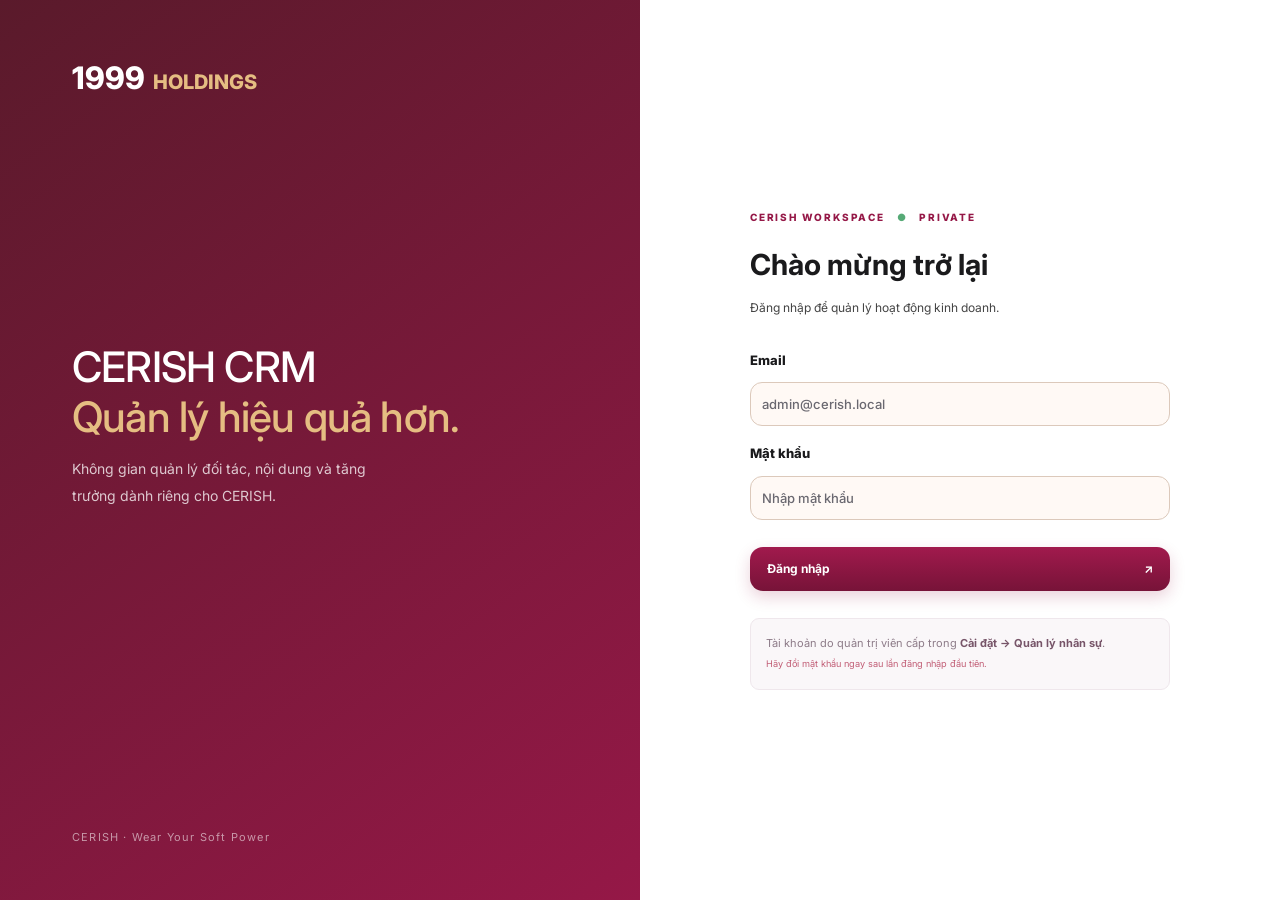
<file: index.html>
<!doctype html>
<html lang="vi">
<head>
<meta charset="utf-8"><meta name="viewport" content="width=device-width,initial-scale=1">
<title>CERISH CRM | 1999 Holdings</title>
<link rel="icon" type="image/png" href="favicon-cerish.png?v=1">
<link rel="apple-touch-icon" href="favicon-cerish.png?v=1">
<link rel="preconnect" href="https://fonts.googleapis.com"><link rel="preconnect" href="https://fonts.gstatic.com" crossorigin><link href="https://fonts.googleapis.com/css2?family=Inter:wght@400;500;600;700;800&display=swap" rel="stylesheet">
<style>
:root{--bg:#efe5dc;--ink:#261f23;--muted:#7a6768;--line:#e7d9cd;--plum:#6d425b;--plumdark:#503044;--rose:#b57a97;--rose-light:#f7edf3;--white:#fff;--shadow:0 12px 40px rgba(60,32,48,.06)}*{box-sizing:border-box}body{margin:0;background:var(--bg);color:var(--ink);font-family:'Inter','DM Sans','Segoe UI',sans-serif;font-size:13px}button,input,select,textarea{font:inherit}button{cursor:pointer}button:disabled{opacity:.45;cursor:not-allowed}.hidden{display:none!important}.shell{display:flex;min-height:100vh}.sidebar{width:242px;min-width:242px;background:#fff;border-right:1px solid var(--line);height:100vh;position:sticky;top:0;display:flex;flex-direction:column;padding:0 12px;z-index:15;overflow-y:auto}.logo-area{padding:31px 18px 27px}.brand-mark{font:800 28px/1 'Manrope',sans-serif;letter-spacing:3.5px;color:var(--plum)}.brand-mark .star{font-size:18px;color:#b887a3;vertical-align:10%;margin:0 -1px}.brand-sub{font-size:8px;color:#ad9aaa;letter-spacing:2.7px;margin-top:7px}.work-selector{margin:0 8px 27px;padding:11px 11px;display:flex;align-items:center;gap:9px;background:#fbf6f9;border:1px solid #efe2eb;border-radius:11px}.work-icon{width:31px;height:31px;display:grid;place-items:center;border-radius:9px;background:var(--plum);color:#fff;font-size:17px;font-family:Georgia,serif}.work-info{flex:1;display:flex;flex-direction:column;gap:3px}.work-info strong{font-size:12px;letter-spacing:.6px}.work-info small{font-size:10px;color:#aa9da6}.work-check{color:#976180}.sidebar-section-label{padding:0 18px;font-size:9px;font-weight:800;letter-spacing:1.6px;color:#b4abb1;margin-bottom:13px}.sidebar-section-label.second{margin-top:22px}.sidebar nav{display:flex;flex-direction:column;gap:3px}.nav-item{height:41px;display:flex;align-items:center;gap:12px;text-align:left;padding:0 15px;border:none;background:transparent;border-radius:9px;color:#817b84;font-weight:600;width:100%;transition:.15s}.nav-item:hover{background:#f8f3f6;color:#6d425b}.nav-item.active{background:#f6edf2;color:#794b65}.nav-icon{width:19px;font-family:Arial;display:inline-block;font-size:18px;font-weight:normal;text-align:center}.nav-pill{margin-left:auto;background:#f6e7ed;color:#95506e;padding:2px 6px;border-radius:5px;font-size:10px}.sidebar-bottom{margin-top:auto;padding:12px 7px 15px}.workspace-card{display:flex;flex-direction:column;gap:5px;border:1px solid #f1e6ec;background:#fdfafb;border-radius:10px;padding:13px;margin-bottom:14px}.workspace-card strong{font-size:11px;color:#76566a}.workspace-card small{font-size:10px;color:#a9a0a7}.workspace-dot{width:7px;height:7px;background:#63af83;border-radius:50%;margin-bottom:2px}.profile{border-top:1px solid #f1edf0;padding:15px 3px 0;display:flex;gap:10px;align-items:center}.avatar,.header-avatar{border-radius:50%;display:grid;place-items:center;background:#e8d7e1;color:#75465e;font-weight:800}.avatar{width:34px;height:34px}.profile-text{display:flex;flex:1;flex-direction:column;gap:2px}.profile-text strong{font-size:11px}.profile-text small{color:var(--muted);font-size:10px}.logout{border:none;background:transparent;color:#a09aa0;font-size:21px}.main-wrap{min-width:0;flex:1}.topbar{height:67px;background:#fff;border-bottom:1px solid var(--line);padding:0 36px;display:flex;align-items:center;justify-content:space-between;position:sticky;top:0;z-index:10}.top-left,.top-right{display:flex;align-items:center;gap:13px}.crumb-root{color:#afa3ac;font-size:12px}.crumb-sep{color:#ddd}.top-left strong{font-size:12px;font-weight:700}.today{font-size:11px;color:#979098}.header-divider{height:21px;width:1px;background:#e9e3e8}.header-avatar{width:31px;height:31px}.menu-toggle{display:none;border:0;background:none;font-size:20px}.main-content{max-width:1550px;margin:auto;padding:34px 36px 50px}.page-head{display:flex;align-items:start;justify-content:space-between;gap:18px;margin-bottom:27px}.eyebrow{font-size:10px;letter-spacing:2.3px;font-weight:800;color:#b18da2;text-transform:uppercase;margin-bottom:9px}.page-head h1{font-size:28px;letter-spacing:-.95px;font-weight:800;font-family:'Manrope',sans-serif;margin:0;color:#302630}.page-head p{margin:10px 0 0;color:#99919a;font-size:12px}.page-actions{display:flex;align-items:center;gap:9px;padding-top:18px}.primary,.secondary,.outline,.danger{height:37px;border-radius:8px;padding:0 15px;display:inline-flex;gap:7px;align-items:center;justify-content:center;font-weight:700;font-size:11px}.primary{background:var(--plum);color:#fff;border:1px solid var(--plum)}.primary:hover{background:var(--plumdark)}.secondary{border:1px solid #eadfe6;background:#fff;color:#795267}.outline{border:1px solid #e7e1e5;background:#fff;color:#6f6670}.danger{background:#fff2f2;border:1px solid #f0bdbd;color:#aa5050}.summary-grid{display:grid;grid-template-columns:repeat(4,minmax(0,1fr));gap:16px}.kpi-card{position:relative;border:1px solid var(--line);background:#fff;border-radius:13px;min-height:145px;padding:20px 21px}.kpi-top{display:flex;justify-content:space-between;align-items:center;font-size:11px;color:#8d838d;font-weight:600}.kpi-icon{display:grid;place-items:center;width:32px;height:32px;border-radius:10px;font-size:16px;background:#f5edf2;color:#99637f}.kpi-value{font:800 27px/1.3 'Manrope',sans-serif;letter-spacing:-1px;margin-top:19px;color:#302831}.kpi-foot{font-size:10px;color:#aaa0a9;margin-top:7px}.kpi-foot .good{color:#38865c;font-weight:800}.content-grid{display:grid;grid-template-columns:1.37fr 1fr;gap:18px;margin-top:20px}.panel{background:#fff;border:1px solid var(--line);border-radius:12px;padding:22px 23px}.panel-head{display:flex;align-items:start;justify-content:space-between;margin-bottom:18px;gap:12px}.panel-head h3{margin:0;font:800 14px 'Manrope',sans-serif}.panel-head p{font-size:11px;color:var(--muted);margin:5px 0 0}.small-link{border:0;background:none;color:#93647f;font-weight:800;font-size:11px;white-space:nowrap}.funnel-row{display:grid;grid-template-columns:123px 1fr 28px;gap:13px;align-items:center;margin:16px 0}.funnel-name{font-size:11px;color:#817880}.funnel-track{height:9px;background:#f8f2f5;border-radius:20px;overflow:hidden}.funnel-bar{height:100%;background:#a17490;border-radius:20px}.funnel-count{font-size:11px;font-weight:800;text-align:right}.task-list{display:flex;flex-direction:column;gap:0}.task-line{display:flex;align-items:center;gap:12px;border-bottom:1px solid #f3eff2;padding:13px 0;cursor:pointer}.task-line:last-child{border:0}.task-check{width:23px;height:23px;display:grid;place-items:center;background:#f8f3f6;border:1px solid #eee0e8;border-radius:7px;color:#9a7390}.task-body{flex:1;min-width:0}.task-body strong{display:block;font-size:11px;margin-bottom:4px;white-space:nowrap;text-overflow:ellipsis;overflow:hidden}.task-body small{font-size:10px;color:#a39aa2}.task-date{font-size:10px;color:#9e8d98;white-space:nowrap}.task-date.overdue{color:#bd6072}.toplist{display:flex;flex-direction:column}.toprow{display:flex;align-items:center;padding:12px 0;gap:10px;border-top:1px solid #f4f0f3;cursor:pointer}.rank{color:#b7a4b0;font-size:11px;font-weight:800;width:16px}.mini-avatar{width:31px;height:31px;border-radius:50%;display:grid;place-items:center;background:#f2e8ee;color:#7e4e67;font-weight:800;font-size:12px}.top-name{flex:1;display:flex;flex-direction:column;gap:3px}.top-name strong{font-size:11px}.top-name small{font-size:10px;color:#a9a0a8}.top-value{font-size:11px;font-weight:800;color:#5a3c4e}.alert-strip{display:flex;align-items:center;gap:13px;margin:0 0 20px;padding:14px 18px;border:1px solid #ecdfe5;border-radius:10px;background:#fff9fc;color:#765367;font-size:11px}.alert-strip b{color:#7d4b68}.alert-strip button{margin-left:auto;border:0;background:none;color:#895e78;font-weight:800}.table-card{background:#fff;border:1px solid var(--line);border-radius:13px;overflow:hidden}.table-toolbar{display:flex;align-items:center;justify-content:space-between;gap:12px;padding:18px 20px;border-bottom:1px solid var(--line)}.toolbar-left{display:flex;align-items:center;gap:10px;flex:1}.search-field{height:35px;width:min(330px,100%);border:1px solid #ece6e9;background:#faf9fa;border-radius:8px;display:flex;align-items:center;gap:8px;padding:0 12px;color:#a99aa5}.search-field input{width:100%;background:transparent;border:none;outline:none;color:#463746;font-size:11px}.small-select{height:35px;border:1px solid #ece6e9;border-radius:8px;background:#fff;color:#726875;padding:0 11px;max-width:180px;font-size:11px;outline:none}.table-number{font-size:11px;color:#9a9098;white-space:nowrap}.table-scroll{overflow-x:auto;max-width:100%}table{width:100%;border-collapse:collapse;white-space:nowrap;text-align:left}thead{background:#fcfbfc}th{padding:15px 18px;font-size:10px;text-transform:uppercase;letter-spacing:.65px;color:#9e939d;font-weight:800;border-bottom:1px solid var(--line)}td{padding:13px 18px;font-size:11px;color:#645b64;border-bottom:1px solid #f4f1f3}tbody tr:last-child td{border-bottom:0}tbody tr:hover{background:#fdf9fb}tbody tr{cursor:pointer}.entity-cell{display:flex;align-items:center;gap:10px}.entity-info{display:flex;flex-direction:column;gap:4px}.entity-info strong{font-size:11px;color:#40333f}.entity-info small{font-size:10px;color:#ad9fa9}.platform-label{display:inline-flex;border-radius:6px;padding:5px 9px;background:#f6f3f5;color:#6b6069;font-size:10px}.tag{display:inline-flex;align-items:center;border-radius:6px;padding:5px 8px;font-size:10px;font-weight:700;background:#f7f3f6;color:#88657b}.tag::before{content:'';display:inline-block;width:5px;height:5px;border-radius:50%;background:currentColor;margin-right:6px}.tag.ok{background:#eaf7ee;color:#4c9770}.tag.warn{background:#fff4e8;color:#b78042}.tag.blue{background:#edf3fc;color:#6483b0}.tag.danger{background:#fbecef;color:#b65f77}.muted{color:#a49aa2}.money{font-weight:800;color:#543d4d}.stage-inline{max-width:150px;border:0;background:transparent;font-size:10px;font-weight:800;color:#875670;outline:0;cursor:pointer}.more-arrow{color:#b8aeb8;font-size:17px}.pagination{display:flex;justify-content:space-between;align-items:center;gap:12px;border-top:1px solid var(--line);padding:15px 20px;color:#9d929b;font-size:11px}.pagination-right{display:flex;align-items:center;gap:7px}.page-btn{min-width:28px;height:28px;border-radius:6px;border:1px solid #ebe6e9;background:#fff;color:#847583}.page-btn.active{background:#77536b;color:#fff;border-color:#77536b}.empty{text-align:center;color:#9c929a;padding:50px 15px}.empty .empty-icon{font-size:31px;color:#aa8da1;margin-bottom:10px}.report-stats{display:flex;gap:12px;margin-bottom:18px;flex-wrap:wrap}.report-note{border:1px solid #f0e6ea;background:#fff9fc;border-radius:9px;color:#987585;padding:12px 15px;font-size:11px;line-height:1.7;margin-bottom:18px}.settings-grid{display:grid;grid-template-columns:repeat(2,1fr);gap:16px}.setting-card{border:1px solid var(--line);background:#fff;border-radius:12px;padding:23px}.setting-card h3{font-size:14px;margin:0 0 10px}.setting-card p{line-height:1.8;color:#8c818d;font-size:12px}.setting-row{display:flex;align-items:center;justify-content:space-between;border-bottom:1px solid #f1edf0;padding:12px 0;font-size:11px}.setting-row:last-child{border:0}.setting-row span{color:#a99da7}.overlay{position:fixed;inset:0;background:rgba(33,21,30,.32);z-index:30}.drawer{position:fixed;right:0;top:0;bottom:0;width:min(540px,100vw);background:#fff;box-shadow:-12px 0 45px rgba(56,27,41,.13);z-index:31;overflow-y:auto}.drawer-top{padding:25px 27px;border-bottom:1px solid #f1edf0}.drawer-topline{display:flex;justify-content:space-between;align-items:center;color:#a495a1;font-size:10px;font-weight:800;letter-spacing:1.3px}.icon-btn{border:1px solid #ede4eb;border-radius:7px;background:#fff;color:#876d7d;width:30px;height:30px;font-size:17px}.drawer-title{display:flex;gap:13px;align-items:center;margin-top:23px}.drawer-title .large-avatar{width:56px;height:56px;border-radius:13px;background:#f1e5ed;color:#80506a;display:grid;place-items:center;font-size:24px;font-weight:800}.drawer-title h2{margin:0 0 7px;font-size:21px;font-family:Manrope,sans-serif}.drawer-title p{margin:0;color:#9c919c;font-size:11px}.drawer-actions{display:flex;gap:9px;margin-top:21px}.drawer-section{padding:21px 27px;border-bottom:1px solid #f3eff2}.drawer-section h4{font-size:11px;letter-spacing:.8px;text-transform:uppercase;color:#a18a99;margin:0 0 17px}.detail-grid{display:grid;grid-template-columns:1fr 1fr;gap:19px 13px}.detail-key{font-size:10px;color:#ac9fac;margin-bottom:5px}.detail-val{font-size:12px;font-weight:700;word-break:break-word}.related-line{display:flex;justify-content:space-between;gap:15px;padding:9px 0;border-top:1px solid #f7f4f6;font-size:11px}.related-line span:last-child{color:#aa95a2}.modal-wrap{position:fixed;inset:0;display:grid;place-items:center;background:rgba(33,21,30,.38);z-index:40;padding:18px}.modal{width:min(620px,100%);max-height:90vh;overflow-y:auto;background:#fff;border-radius:16px;box-shadow:0 25px 70px rgba(54,27,44,.2)}.modal-head{display:flex;align-items:center;justify-content:space-between;padding:22px 26px;border-bottom:1px solid #f1e8ed}.modal-head h2{font:800 19px 'Manrope',sans-serif;margin:0}.modal-body{padding:24px 26px}.form-grid{display:grid;grid-template-columns:1fr 1fr;gap:16px}.form-field{display:flex;flex-direction:column;gap:7px}.form-field.full{grid-column:1/-1}.form-field label,.login-box label{font-size:11px;color:#6b5867;font-weight:800}.form-field input,.form-field select,.form-field textarea,.login-box input{border:1px solid #e8e0e6;border-radius:8px;background:#fff;color:#4c414a;padding:0 11px;min-height:39px;width:100%;outline:0}.form-field input:focus,.form-field select:focus,.form-field textarea:focus,.login-box input:focus{border-color:#a97a98;box-shadow:0 0 0 3px #f7eef3}.form-field textarea{resize:vertical;padding:12px;min-height:90px}.modal-foot{display:flex;justify-content:flex-end;gap:9px;padding:17px 26px;border-top:1px solid #f3edf0}.toast{position:fixed;bottom:24px;right:25px;z-index:100;padding:13px 18px;background:#493443;color:#fff;border-radius:9px;box-shadow:var(--shadow);font-size:12px}.loading{text-align:center;padding:90px;color:#a48f9d}.login-screen{min-height:100vh;display:grid;grid-template-columns:1fr 1fr;background:#fff}.login-art{padding:55px 72px;background:radial-gradient(circle at 85% 80%,#d8acc3 0%,transparent 43%),linear-gradient(143deg,#6d405d,#8e607e);color:#fff;position:relative;display:flex;flex-direction:column}.login-logo{font-size:30px;font-weight:800;letter-spacing:5px}.login-logo span{font-size:20px;margin:0 2px}.login-hero{font:500 clamp(39px,4vw,65px)/1.2 Georgia,serif;letter-spacing:-1px;margin-top:auto}.login-hero em{color:#ffdcea}.login-art p{font-size:14px;line-height:1.9;max-width:330px;opacity:.76}.login-foot{font-size:11px;letter-spacing:1.2px;opacity:.55;margin-top:auto;padding-top:65px}.login-box{width:min(420px,80%);margin:auto}.login-small{font-size:10px;letter-spacing:1.8px;font-weight:800;color:#96728b}.login-small span{color:#56aa76;margin:0 8px}.login-box h1{font-size:30px;margin:18px 0 8px;font-family:Manrope,sans-serif}.login-box p{font-size:12px;color:#9b9198;margin-bottom:34px}.login-box form{display:flex;flex-direction:column;gap:12px}.login-box input{height:44px;margin-bottom:6px}.wide{width:100%;height:44px;justify-content:space-between;padding:0 17px;margin-top:9px}.demo-hint{background:#faf7f9;border:1px solid #efe7ec;border-radius:9px;color:#8d7b88;padding:15px;margin-top:27px;line-height:1.8;font-size:11px}.demo-hint b{color:#775569}.demo-hint small{color:#c15d75}.error{padding:10px;background:#fff2f4;color:#b7526a;border-radius:7px}.inline-title{font-weight:800;color:#3a2f37}.table-actions{display:flex;gap:7px}.mini-section{margin-top:20px}.stat-note{font-size:10px;color:#ad9da7}.quick-card{border:1px solid #f0e5ec;background:#fdf9fc;border-radius:12px;padding:17px}.quick-card h3{margin:0 0 7px;font-size:12px}.quick-card p{margin:0;color:#a496a1;font-size:11px;line-height:1.7}.non-button-link{color:#8d5f7d;text-decoration:none}.non-button-link:hover{text-decoration:underline}
@media(max-width:1250px){.sidebar{width:215px;min-width:215px}.main-content{padding:30px 24px}.summary-grid{gap:10px}.kpi-card{padding:18px}.topbar{padding:0 24px}}@media(max-width:1000px){.summary-grid{grid-template-columns:repeat(2,1fr)}.content-grid{grid-template-columns:1fr}.sidebar{position:fixed;transform:translateX(-110%);transition:transform .2s;box-shadow:var(--shadow)}.sidebar.mobile-open{transform:translateX(0)}.menu-toggle{display:block}.topbar{height:60px}}@media(max-width:650px){.main-content{padding:22px 13px}.topbar{padding:0 14px}.today{display:none}.page-head{flex-wrap:wrap}.page-head h1{font-size:23px}.page-actions{padding-top:0}.summary-grid{gap:9px}.kpi-card{min-height:135px;padding:15px}.kpi-value{font-size:23px}.content-grid{gap:10px}.panel{padding:17px}.table-toolbar{flex-wrap:wrap}.toolbar-left{width:100%}.table-number{display:none}.funnel-row{grid-template-columns:100px 1fr 25px}.settings-grid,.login-screen{grid-template-columns:1fr}.login-art{display:none}.login-box{padding:60px 0}.form-grid{grid-template-columns:1fr}.drawer-section,.drawer-top{padding:18px}.modal-body{padding:20px}.modal-head,.modal-foot{padding:18px}}

/* V2: Spreadsheet-like booking view + horizontal stage filters */
.stage-tabs{display:flex;align-items:center;gap:7px;white-space:nowrap;overflow-x:auto;padding:8px;border:1px solid #eee4eb;border-radius:14px;background:#fff;margin:0 0 16px;scrollbar-width:thin}
.stage-tab{border:1px solid transparent;border-radius:9px;padding:10px 17px;background:transparent;color:#796978;font-weight:650;flex-shrink:0;transition:background .15s}
.stage-tab:hover{background:#f8eef4}.stage-tab.active{background:#76516a;color:white;box-shadow:0 3px 10px #76516a22}
.booking-sheet-scroll{max-width:100%;overflow-x:auto;scrollbar-width:thin}
.booking-sheet{border-collapse:separate;border-spacing:0;min-width:2350px;table-layout:auto}
.booking-sheet thead th{text-transform:uppercase;white-space:nowrap;font-size:10px;letter-spacing:.03em;background:#f6edf2;color:#785a6d;padding:14px 13px;border-bottom:1px solid #e9dfe5}
.booking-sheet tbody td{white-space:nowrap;padding:14px 13px;max-width:205px;border-bottom:1px solid #f0e9ed}
.booking-sheet tbody tr:hover{background:#fcf7fa;cursor:pointer}
.booking-sheet thead th:nth-child(3),.booking-sheet tbody td:nth-child(3){position:sticky;left:0;background:#fff;z-index:2;box-shadow:3px 0 8px #2f18240b;min-width:145px}
.booking-sheet thead th:nth-child(3){background:#f6edf2;z-index:4}
.booking-sheet .sheet-clamp{display:inline-block;max-width:172px;overflow:hidden;text-overflow:ellipsis;white-space:nowrap;vertical-align:middle}
.sheet-pill{display:inline-block;background:#f7edf3;color:#905e7b;padding:6px 9px;border-radius:7px;font-size:11px}
.booking-kpi-preview{padding:12px 15px;background:#fff9ed;border:1px solid #f1e2b9;border-radius:10px;margin-top:12px;color:#775b30}
.booking-kpi-preview strong{color:#67465b;font-size:17px;margin-left:8px}
.booking-sheet a.non-button-link{color:#8352a2;text-decoration:underline}
@media(max-width:780px){.stage-tab{padding:8px 12px}.booking-sheet{min-width:2100px}}


/* V3 - stronger contrast, crisp text and spreadsheet editors */
:root{--ink:#261f23;--muted:#6a5a5e;--line:#e2d3c6;--bg:#efe5dc}
body{font-family:Arial,'Segoe UI',sans-serif;font-size:14px;font-weight:500;-webkit-font-smoothing:antialiased;line-height:1.5;color:#141414}
.page-head h1{color:#111;font-weight:800}.page-head p,.crumb-root,.today,.kpi-top,.kpi-foot,.panel-head p,.profile-text small,.work-info small,.sidebar-section-label,.table-number,.pagination,.setting-card p,.setting-row span,.drawer-section h4,.detail-key,.drawer-title p,.muted,.sheet-toolbar-tip{color:#43434a!important}
.sidebar .nav-item{color:#25232a;font-weight:650;font-size:13px}
.sidebar .nav-item.active{color:#38212c;background:#f2e5ec;font-weight:800}
.eyebrow{color:#553448}.work-info strong,.table-toolbar strong,.inline-title,.kpi-value,.drawer-title h2{color:#111}
.table-card table{color:#111}.table-card th{color:#242124!important;font-weight:800}.table-card td{color:#161616}.table-card td small{color:#333}
input,select,textarea{color:#141414!important;font-weight:500}
input::placeholder,textarea::placeholder{color:#6a6870;opacity:1}
.form-field label,.login-box label{color:#171717}
.secondary,.outline{color:#171717;border-color:#cbc8cc}.primary{font-size:12px}
.stage-tab{color:#25232a;font-weight:700}.stage-tab.active{color:#fff}
.stage-tabs{border-color:#e3dde3}.sheet-heading{display:flex;gap:12px;align-items:center;margin:0 0 12px;flex-wrap:wrap}
.sheet-heading strong{font-size:13px;color:#151515}.sheet-heading-dot{width:8px;height:8px;border-radius:50%;background:#76516a}
.sheet-help{font-size:12px;color:#414047}.sheet-save-state{margin-left:auto;font-size:11px;border-radius:99px;background:#eaf7ed;color:#246338;font-weight:800;padding:7px 11px}
.sheet-save-state.saving{background:#fff3d9;color:#70490e}.sheet-save-state.error{background:#ffe9eb;color:#a52233}
.sheet-toolbar-tip{font-size:11px;white-space:nowrap}
.sheet-card{border:1px solid #e4e0e3;border-radius:13px;overflow:hidden;background:#fff}
.partner-sheet-scroll{overflow:auto;width:100%;max-width:100%;max-height:62vh;scrollbar-color:#c7b6c0 #f7f3f5;scrollbar-width:thin}
.partner-sheet{min-width:2020px;border-collapse:separate;border-spacing:0;table-layout:fixed;font-size:12px;width:max-content}
.partner-sheet thead th{position:sticky;top:0;z-index:4;background:#f3e8ee!important;color:#2c2028!important;border-bottom:2px solid #c7b3bf;border-right:1px solid #e4dae0;padding:13px 10px!important;font-size:11px!important;text-align:center;white-space:nowrap;letter-spacing:.01em}
.partner-sheet tbody td{position:relative;background:#fff;padding:0!important;border-right:1px solid #e8e4e7;border-bottom:1px solid #e8e4e7;height:46px;white-space:nowrap}
.partner-sheet tbody tr:nth-child(even) td{background:#fdfbfc}
.partner-sheet tbody tr:hover td{background:#f8f2f6}
.partner-sheet .sheet-index{position:sticky;left:0;z-index:3;text-align:center!important;background:#f9f5f8!important;min-width:56px;width:56px;max-width:56px;padding:0 6px!important;font-weight:800;color:#41343c!important;border-right:1px solid #cbbcc7}
.partner-sheet thead .sheet-index{z-index:6}
.partner-sheet thead th:nth-child(2){left:56px;z-index:5;box-shadow:3px 0 9px #0000000a}
.partner-sheet tbody td:nth-child(2){position:sticky;left:56px;z-index:2;background:#fff!important;box-shadow:3px 0 9px #0000000a}
.partner-sheet .sheet-entry{display:block;width:100%;height:45px;margin:0;background:transparent;border:1px solid transparent;border-radius:0;padding:0 11px;min-width:0;outline:none;font-size:12px;color:#151515;font-family:Arial,'Segoe UI',sans-serif;text-overflow:ellipsis}
.partner-sheet .sheet-entry:hover{background:#fff9fd;border-color:#e3cad9}
.partner-sheet .sheet-entry:focus,.partner-sheet td.editing .sheet-entry{background:#fff!important;border:2px solid #82506b!important;box-shadow:inset 0 0 0 1px #e8cfde;outline:none;border-radius:2px}
.partner-sheet select.sheet-entry{appearance:auto;cursor:pointer;padding-right:6px}
.partner-sheet .sheet-entry::placeholder{color:#888}
.partner-sheet td.sheet-saved .sheet-entry{box-shadow:inset 0 -2px #7cb592}
.partner-sheet td.sheet-error .sheet-entry{box-shadow:inset 0 0 0 2px #db4159}
.partner-sheet td.sheet-saving .sheet-entry{background:#fff7e8}
.partner-sheet tbody tr.sheet-new-row td{background:#fffcf0!important}
.partner-sheet tbody tr.sheet-new-row td:nth-child(2){background:#fffcf0!important}
.new-row-icon{color:#4c7651;font-size:20px}
.sheet-row-actions{min-width:100px;width:100px;text-align:center}
.sheet-save-new,.sheet-detail-btn{border:1px solid #c8b8c1;border-radius:6px;background:white;color:#452a38;padding:7px 10px;font-size:11px;font-weight:800;white-space:nowrap}
.sheet-save-new{background:#6d425b;color:#fff;border-color:#6d425b}
.sheet-autosave-hint{color:#b3a4ad;font-size:10px;font-style:italic;letter-spacing:.3px}
.sheet-row-actions .sheet-detail-btn:hover{background:#f6ebf1}
.sheet-bottom{border-top:1px solid #ebe4e9;background:#fbfafb;display:flex;align-items:center;justify-content:space-between;gap:10px;padding:10px 17px;font-size:11px;color:#49434b}
.sheet-add-inline{border:0;background:transparent;color:#634057;font-size:12px;font-weight:800;cursor:pointer}
.booking-sheet .booking-input{border:1px solid transparent;background:transparent;border-radius:5px;height:36px;min-width:115px;max-width:180px;width:100%;padding:0 8px;outline:none;font-size:12px}
.booking-sheet .booking-input:hover{border-color:#d9c0d0}.booking-sheet .booking-input:focus{border:2px solid #85526d;background:#fff;box-shadow:0 0 0 2px #f3e4ec}
.booking-sheet .booking-input.saving{background:#fff6df}.booking-sheet .booking-input.saved{border-bottom:2px solid #6dba83}
.booking-sheet .booking-input.error{border:2px solid #cd4860}
.booking-sheet tbody tr{cursor:default}.booking-sheet tbody td{color:#161616}
@media(max-width:650px){.sheet-help,.sheet-toolbar-tip{display:none}.partner-sheet-scroll{max-height:65vh}}

/* V3 readability fine tuning */
.partner-sheet{font-size:13px}
.partner-sheet .sheet-entry{font-size:13px;height:47px}
.partner-sheet tbody td{height:48px}
.partner-sheet thead th{font-size:12px!important}
.sheet-heading strong{font-size:14px}
.sheet-help,.sheet-toolbar-tip{font-size:12px}
.booking-sheet .booking-input{font-size:13px}
.sidebar-section-label{font-size:10px}
.work-info small,.workspace-card small,.profile-text small{font-size:11px}


/* ============================================================
 CERISH CRM V4 | 1999 HOLDINGS VISUAL SYSTEM
 Ruby Red #951847 | Deep Wine #5A1A2B | Earth Gold #C58D44
 Warm Ivory #F8F3ED | Charcoal #1A1A1C
 UI font: Arial / Segoe UI (plain sans-serif; no webfont needed)
 Only presentation changed: business logic, booking form fields,
 KOC sheet editor, stage filters and API contract remain unchanged.
============================================================ */
:root{
  --bg:#efe5dc; --ink:#261f23; --muted:#6a5a5e; --line:#dcc9bb;
  --plum:#951847; --plumdark:#5A1A2B; --rose:#C58D44;
  --rose-light:#F8F3ED; --white:#fff; --shadow:0 10px 32px rgba(35,22,25,.07);
  --ruby:#951847; --wine:#5A1A2B; --gold:#C58D44; --ivory:#F8F3ED;
}
html{color-scheme:light}
body,body *:not(svg):not(path){font-family:'Inter','Segoe UI',Tahoma,sans-serif!important}
body{background:#efe5dc;color:#261f23;font-size:14px;font-weight:400;line-height:1.5;-webkit-font-smoothing:antialiased;text-rendering:optimizeLegibility}
input,select,textarea,button{font-size:13px;font-weight:500}
button:focus-visible,input:focus-visible,select:focus-visible,textarea:focus-visible{outline:2px solid #951847;outline-offset:2px}
.sidebar{background:#fff;border-right:1px solid #E4E0DC;box-shadow:2px 0 15px rgba(35,15,23,.02)}
.logo-area{padding:25px 16px 21px;border-bottom:1px solid #eee8e1;margin-bottom:20px}
.brand-mark{display:flex;align-items:baseline;gap:6px;font-size:22px;font-weight:800;letter-spacing:-.3px;color:#951847;line-height:1.1}
.brand-mark .brand-year{font-size:24px;letter-spacing:-.9px;font-weight:900}
.brand-mark .brand-name{font-size:12px;letter-spacing:1.1px;font-weight:800;color:#1A1A1C}
.brand-sub{font-size:10px;letter-spacing:.5px;font-weight:600;color:#555458;margin-top:8px}
.brand-logo{display:block;width:100%;max-width:200px;height:auto;margin:0 auto}
.brand-sub-center{text-align:center;font-size:12px;letter-spacing:.8px;font-weight:700;color:#951847;margin-top:9px}
.work-selector{background:#F8F3ED;border:1px solid #e9dacc;margin-bottom:24px;border-radius:9px}
.work-icon{background:#951847;color:#fff;border-radius:7px;font-family:Arial,sans-serif!important;font-weight:800}
.work-info strong{color:#1A1A1C!important;font-size:13px;letter-spacing:0}
.work-info small{color:#48484a!important;font-size:11px}
.work-check{color:#951847;font-weight:800}
.sidebar-section-label{color:#555057!important;font-size:10px;letter-spacing:1px;margin-bottom:8px}
.sidebar nav{gap:4px}
.sidebar .nav-item{color:#2C2C2E;font-size:13px;font-weight:600;border-radius:8px}
.sidebar .nav-item:hover{color:#951847;background:#FAF2F4}
.sidebar .nav-item.active{background:#F7E9ED;color:#951847;font-weight:800;box-shadow:inset 3px 0 0 #951847}
.nav-icon{color:inherit}
.nav-pill{background:#F8E8EB;color:#951847}
.workspace-card{background:#F8F3ED;border-color:#ebded0}
.workspace-card strong{color:#1A1A1C;font-size:12px}
.workspace-card small{color:#454547!important}
.profile{border-color:#e9e4df}
.avatar,.header-avatar{background:#951847;color:#fff}
.profile-text strong{color:#1A1A1C;font-size:12px}
.profile-text small{color:#48484a!important}
.topbar{background:#fff;border-color:#E4E0DC}
.crumb-root,.top-left strong{color:#222!important;font-size:12px}
.crumb-sep{color:#951847}
.today{color:#49494b!important}
.main-content{max-width:1750px}
.eyebrow{color:#951847;letter-spacing:1.1px;font-size:10px;font-weight:800}
.page-head h1{color:#171719;font-size:28px;font-weight:800;letter-spacing:-.55px}
.page-head p{color:#3D3D41!important;font-size:13px}
.primary{background:#951847;border-color:#951847;color:#fff;font-size:12px;font-weight:700}
.primary:hover{background:#5A1A2B;border-color:#5A1A2B}
.secondary,.outline{color:#1A1A1C;background:#fff;border:1px solid #D8D2CB;font-size:12px}
.secondary:hover,.outline:hover{background:#F8F3ED;border-color:#c7aa92}
.danger{color:#9b2639}
.kpi-card,.panel,.table-card,.sheet-card{background:#fff;border-color:#E1DDDA;box-shadow:0 1px 4px rgba(30,15,21,.025)}
.kpi-top,.kpi-foot,.panel-head p,.task-body small,.task-date,.top-name small,.funnel-name{color:#47474B!important;font-size:12px}
.kpi-icon{background:#F7E9ED;color:#951847}
.kpi-value{font-size:29px;color:#19191b;font-weight:800;letter-spacing:-.55px}
.panel-head h3{color:#1A1A1C;font-size:15px}
.funnel-track{background:#EFE5E2}
.funnel-bar{background:linear-gradient(90deg,#951847,#B44560)}
.small-link,.sheet-add-inline{color:#951847;font-weight:800}
.task-check{background:#F8F3ED;border-color:#eadacb;color:#951847}
.mini-avatar{background:#F8EAEF;color:#951847}
.top-value{color:#1A1A1C;font-weight:800}
.alert-strip{background:#FFF8F1;border-color:#ECDCC6;color:#5B3425;font-size:12px}
.alert-strip b,.alert-strip button{color:#951847}
.table-toolbar{border-color:#E5E0DC}
.search-field,.small-select{background:#fff;color:#171719;border-color:#D5D0CA;font-size:12px}
.search-field input{font-size:13px;color:#171719}
.table-number,.pagination{color:#4A4A4D!important;font-size:12px}
.table-card thead{background:#F8F3ED}
.table-card th{background:#F8F3ED;color:#222!important;font-size:12px;letter-spacing:.01em}
.table-card td{color:#202022;font-size:12px}
.table-card tbody tr:hover{background:#FEF9F8}
.entity-info strong,.top-name strong,.task-body strong{font-size:12px;color:#19191b}
.entity-info small{font-size:11px;color:#4D4D50!important}
.tag{background:#F6ECEE;color:#7F1735}
.platform-label{background:#F8F3ED;color:#383335}
.stage-inline{color:#1A1A1C}
.stage-tabs{background:#FFF;border:1px solid #E4DDDA;border-radius:10px;gap:5px;padding:6px}
.stage-tab{font-size:13px;font-weight:650;color:#202023;background:transparent;border-radius:7px;padding:9px 14px}
.stage-tab:hover{background:#FBF1F4;color:#951847}
.stage-tab.active{color:#fff;background:#951847;box-shadow:none}
.sheet-heading strong{font-size:15px;color:#1A1A1C}
.sheet-heading-dot{background:#951847}
.sheet-help,.sheet-toolbar-tip{color:#38383c!important;font-size:12px}
.sheet-save-state{background:#E8F6EC;color:#22643a}
.partner-sheet-scroll{scrollbar-color:#bdaea9 #f5efeb}
.partner-sheet thead th{background:#F5ECE6!important;color:#252126!important;border-color:#E3D5CB;border-bottom:2px solid #C58D44;font-size:12px!important;font-weight:800}
.partner-sheet tbody td{border-right:1px solid #E7E2DE;border-bottom:1px solid #E7E2DE;background:#fff}
.partner-sheet tbody tr:nth-child(even) td{background:#FFFCFA}
.partner-sheet tbody tr:hover td{background:#FFF5F2}
.partner-sheet .sheet-index{background:#F8F3ED!important;color:#242024!important;border-right-color:#D6C7BA}
.partner-sheet tbody td:nth-child(2){background:#fff!important}
.partner-sheet .sheet-entry{color:#111!important;font-size:13px;font-weight:500}
.partner-sheet .sheet-entry:hover{background:#FFF7F3;border-color:#E1BDB5}
.partner-sheet .sheet-entry:focus,.partner-sheet td.editing .sheet-entry{border:2px solid #951847!important;box-shadow:inset 0 0 0 1px #ead0d8}
.partner-sheet tbody tr.sheet-new-row td,.partner-sheet tbody tr.sheet-new-row td:nth-child(2){background:#FFF8E8!important}
.sheet-save-new{background:#951847;color:#fff;border-color:#951847}
.sheet-detail-btn{border-color:#D9CCC6;background:#fff;color:#951847}
.sheet-bottom{background:#F9F6F2;border-color:#E6DDD5;color:#333}
.booking-sheet thead th{background:#F5ECE6!important;color:#262327!important;font-size:12px;border-bottom:2px solid #C58D44}
.booking-sheet thead th:nth-child(3){background:#F5ECE6!important}
.booking-sheet tbody tr:hover{background:#FFF7F4}
.booking-sheet .booking-input{font-size:13px;color:#111}
.booking-sheet .booking-input:hover{border-color:#D6B2AE}
.booking-sheet .booking-input:focus{border:2px solid #951847;box-shadow:0 0 0 2px #F4DEE3}
.sheet-pill{background:#F7E9ED;color:#951847;font-size:12px}
.booking-kpi-preview{background:#FFF9EE;border-color:#EBDBB8;color:#57472E}
.booking-kpi-preview strong{color:#951847}
.booking-sheet a.non-button-link,.non-button-link{color:#951847}
.drawer{background:#fff}
.drawer-top{background:#F8F3ED}
.drawer-title h2{color:#1A1A1C;font-size:21px}
.drawer-title p,.detail-key{color:#46464a!important}
.drawer-section h4{color:#951847!important}
.modal{background:#fff}
.modal-head{background:#F8F3ED}
.modal-head h2{color:#1A1A1C}
.form-field label,.login-box label{font-size:13px;color:#1A1A1C}
.form-field input,.form-field select,.form-field textarea,.login-box input{border:1px solid #CBC4BE;color:#171717;background:#fff;font-size:13px}
.form-field input:focus,.form-field select:focus,.form-field textarea:focus,.login-box input:focus{border-color:#951847;box-shadow:0 0 0 3px #9518471c}
.pc{position:relative}.pc-list{position:absolute;top:100%;left:0;right:0;z-index:50;background:#fff;border:1px solid #d9d0cf;border-radius:10px;margin-top:4px;max-height:240px;overflow:auto;box-shadow:0 12px 32px #21121712}.pc-item{display:flex;align-items:center;gap:9px;padding:8px 12px;cursor:pointer;border-bottom:1px solid #f4eef0}.pc-item:last-child{border-bottom:0}.pc-item:hover{background:#faf3f6}.pc-name{font-weight:700;font-size:13px;color:#1a1a1c}.pc-sub{color:#8a7d84;font-size:12px}.pc-stage{margin-left:auto;font-size:10.5px;color:#7a6f77;background:#f1edf0;border-radius:20px;padding:2px 9px;white-space:nowrap}.pc-stage.on{color:#137a49;background:#e7f1e9}.pc-empty{padding:13px;color:#8a7d84;font-size:13px;text-align:center}
.login-art{background:linear-gradient(145deg,#5A1A2B,#951847)}
.login-logo{color:#fff;font-size:31px;letter-spacing:0}
.login-logo span{color:#E5BD82}
.login-hero{font-size:42px;letter-spacing:-.8px}
.login-hero em{color:#E5BD82;font-style:normal}
.login-foot,.login-art p{color:#fff}
.login-small{color:#951847}
.login-box h1{color:#1A1A1C;font-size:29px}
.login-box p{color:#444}
@media(max-width:760px){.brand-mark .brand-year{font-size:22px}.brand-mark .brand-name{font-size:12px}.page-head h1{font-size:24px}.stage-tabs{overflow-x:auto}.stage-tab{padding:9px 11px}.booking-sheet thead th{font-size:11px}}

/* CERISH CRM V5 -- crisp spreadsheet and specialty classification */
body,button,input,select,textarea{font-family:'Inter','Segoe UI',sans-serif!important}
.partner-sheet{min-width:2390px;font-size:13px}
.partner-sheet thead th{font-size:12px!important;letter-spacing:0;text-transform:uppercase}
.partner-sheet .sheet-entry{font-weight:500;font-size:13px;color:#141414}
.partner-sheet .sheet-row-actions{min-width:155px;width:155px;max-width:155px;padding:0 7px!important}
.row-actions{display:flex;align-items:center;justify-content:center;gap:4px;min-width:148px}
.row-actions .sheet-detail-btn{padding:6px 8px;font-size:12px;border-radius:7px}
.row-actions .delete-row{color:#a01b36;border-color:#ebcad0;background:#fff7f7;font-size:19px;line-height:16px;padding:6px 9px}
.row-actions .delete-row:hover{background:#fce2e7}
.group-editor-btn{border:1px solid transparent;background:transparent;cursor:pointer;width:100%;min-width:248px;height:48px;display:flex;align-items:center;justify-content:space-between;padding:5px 9px;gap:5px;text-align:left;color:#202023}
.group-editor-btn:hover{background:#fff4f6;border-color:#e4bec8}
.group-editor-btn:focus-visible{outline:2px solid #951847;outline-offset:-2px}
.multi-group-list{display:flex;gap:4px;align-items:center;min-width:0;overflow:hidden}
.group-mini-tag{border-radius:6px;background:#F5E8EB;border:1px solid #E9D5DC;color:#78223D;white-space:nowrap;padding:5px 7px;font-size:11px;font-weight:700}
.group-empty{color:#555;font-size:12px}
.group-chevron{margin-left:auto;color:#951847;font-weight:800;flex-shrink:0;font-size:15px}
.group-filter-bar{display:flex;gap:10px;align-items:center;margin:10px 0 17px;background:#fff;border:1px solid #e9e0d9;border-radius:11px;padding:9px 11px;min-width:0}
.group-filter-label{white-space:nowrap;font-size:11px;font-weight:800;letter-spacing:.8px;color:#6c5051;padding:0 4px}
.group-filter-scroll{display:flex;gap:6px;overflow-x:auto;min-width:0;flex:1;scrollbar-width:thin;padding:2px 0}
.group-filter-chip{flex:0 0 auto;background:#F8F3ED;border:1px solid #ede1d9;border-radius:7px;color:#2a2426;padding:8px 11px;font-size:12px;font-weight:600;white-space:nowrap}
.group-filter-chip:hover{background:#fae9ee}
.group-filter-chip.selected{background:#951847;color:white;border-color:#951847}
.manage-cats-btn{border:1px solid #cdaeb9;background:#fff;border-radius:8px;color:#951847;padding:8px 11px;font-size:12px;font-weight:700;white-space:nowrap}
.manage-cats-btn:hover{background:#fff0f3}
.group-popup-backdrop{position:fixed;inset:0;background:rgba(20,14,17,.49);z-index:200;display:flex;align-items:center;justify-content:center;padding:18px}
.group-popup{width:min(100%,595px);max-height:88vh;overflow:hidden;display:flex;flex-direction:column;background:#fff;border-radius:17px;box-shadow:0 30px 100px #17101050}
.group-popup-header{display:flex;align-items:center;justify-content:space-between;background:#F8F3ED;border-bottom:1px solid #E5D9D1;padding:22px 24px}
.group-popup-eyebrow{font-size:10px;font-weight:800;letter-spacing:1.4px;color:#951847}
.group-popup-header h3{font-size:21px;line-height:1.3;color:#161416;margin:6px 0 0;font-weight:800}
.group-close{border:1px solid #d9c9c5;border-radius:8px;background:#fff;color:#241c1e;font-size:25px;line-height:26px;width:34px;height:34px}
.group-popup-inner{padding:20px 24px 24px;overflow-y:auto}
.group-popup-desc{font-size:13px;color:#494145;line-height:1.6;margin:0 0 17px}
.group-checkbox-grid{display:grid;grid-template-columns:1fr 1fr;gap:10px}
.group-choice{display:flex;gap:9px;align-items:center;border:1px solid #e5deda;border-radius:9px;padding:12px 13px;font-weight:600;font-size:13px;color:#191719;cursor:pointer}
.group-choice:hover{background:#fff5f7;border-color:#d8a6b5}
.group-choice:has(input:checked){border-color:#951847;background:#fff3f6}
.group-choice input{accent-color:#951847;width:16px;height:16px}
.group-choice-row{display:flex;align-items:stretch;gap:6px}
.group-choice-row .group-choice{flex:1;min-width:0}
.group-choice-row .group-choice>span{overflow:hidden;text-overflow:ellipsis;white-space:nowrap}
.group-choice-actions{display:flex;flex-direction:column;gap:3px;justify-content:center}
.group-choice-actions button{border:1px solid #e5deda;background:#fff;border-radius:6px;width:27px;height:19px;line-height:1;font-size:12px;cursor:pointer;color:#6d425b;padding:0}
.group-choice-actions .gc-del{color:#a01b36;border-color:#ebcad0;font-size:15px}
.group-choice-actions button:hover{background:#faf0f3}
.group-popup-footer{display:flex;justify-content:flex-end;gap:9px;margin-top:22px}
.group-add-line{display:flex;gap:8px;margin-bottom:14px}
.group-add-line input{height:39px;padding:0 12px;border:1px solid #cfc7c2;border-radius:7px;flex:1;min-width:0;color:#161416}
.catalog-items{display:flex;flex-direction:column;border:1px solid #e9e3df;border-radius:9px;overflow:hidden}
.catalog-line{display:flex;justify-content:space-between;align-items:center;gap:14px;padding:10px 13px;border-bottom:1px solid #eee7e5;color:#171517;font-size:13px;font-weight:700}
.catalog-line:last-child{border-bottom:0}
.catalog-line div{display:flex;gap:7px}
.catalog-line button{border:1px solid #e4d5d9;background:white;border-radius:6px;padding:6px 10px;color:#951847;font-size:12px;font-weight:700}
.catalog-line .catalog-del{color:#a32b36;background:#fff7f7}
@media(max-width:800px){.group-filter-bar{flex-wrap:wrap}.group-filter-scroll{order:3;flex-basis:100%}.group-checkbox-grid{grid-template-columns:1fr}.group-popup-inner{padding:15px}}

/* V6 • campaign management and independent live/video classification */
.partner-sheet{min-width:2700px}
.campaign-layout{display:grid;grid-template-columns:275px minmax(0,1fr);gap:17px;margin-top:22px;align-items:start}
.campaign-list-panel,.campaign-detail{border:1px solid #e6ded8;background:#fff;border-radius:13px;overflow:hidden}
.campaign-list-top{padding:17px;border-bottom:1px solid #eee5df;display:flex;justify-content:space-between;align-items:center;gap:8px;font-size:12px;color:#30282a}
.campaign-list-top span{color:#74686c;font-size:11px}
.campaign-item{display:flex;flex-direction:column;align-items:stretch;text-align:left;gap:8px;width:100%;padding:17px 15px;border:0;border-bottom:1px solid #eee7e1;background:white;color:#241e22}
.campaign-item:hover{background:#fbf7f6}.campaign-item.active{background:#fbf0f2;box-shadow:inset 4px 0 #951847}
.campaign-item-title{font-size:13px;font-weight:800;line-height:1.35}.campaign-item small{font-size:11px;color:#685c61}
.campaign-item-foot{display:flex;gap:5px;align-items:center;justify-content:space-between;font-size:10px;font-weight:700;color:#951847}
.campaign-status{font-size:10px;font-weight:700;background:#f3e3e7;border-radius:12px;padding:5px 7px;color:#6a2840}
.campaign-head{padding:25px 25px 20px;display:flex;align-items:start;justify-content:space-between;gap:12px}
.campaign-kicker{font-size:10px;color:#951847;font-weight:800;letter-spacing:1.1px}
.campaign-head h2{font-size:21px;line-height:1.3;color:#171417;margin:9px 0}.campaign-head p{font-size:12px;color:#6b6265;margin:0}.campaign-head-actions{display:flex;gap:6px;white-space:nowrap}
.campaign-score-grid{padding:0 23px 18px;display:grid;grid-template-columns:repeat(4,1fr);gap:11px}
.campaign-score{background:#faf7f5;border:1px solid #ebe1db;border-radius:10px;padding:14px 12px;min-width:0}
.campaign-score small{display:block;color:#5e4f55;font-weight:800;font-size:10px;white-space:nowrap}
.campaign-score b{display:block;color:#951847;font-size:26px;margin:12px 0 9px}.campaign-score b span{font-size:14px;color:#7e7274}
.campaign-progress{height:6px;background:#e9d8d7;border-radius:5px;overflow:hidden}.campaign-progress div{height:100%;background:#951847;border-radius:5px}
.campaign-progress-caption{display:block;font-size:10px;color:#554850;margin-top:6px}
.campaign-mini-stats{padding:13px 24px;border-top:1px solid #efe8e1;border-bottom:1px solid #efe8e1;display:flex;gap:17px;flex-wrap:wrap;background:#fcfaf9;color:#564b4f;font-size:11px}
.campaign-mini-stats b{color:#951847;font-size:15px;margin-right:4px}
.campaign-table-head{padding:23px 24px 15px;display:flex;align-items:center;justify-content:space-between;gap:10px}
.campaign-table-head h3{font-size:15px;margin:0 0 6px;color:#221b20}.campaign-table-head p{font-size:11px;color:#81787b;margin:0}
.campaign-bookings-table{min-width:910px}.campaign-bookings-table th{background:#f7f0ec;color:#252025;font-size:11px}
.campaign-bookings-table td{font-size:12px;color:#1b1b1d;padding:11px 12px}.campaign-bookings-table .table-sub{font-size:10px;color:#7d7177;margin-top:4px}
.campaign-inline{border:1px solid #d6c9c8;padding:7px 8px;border-radius:6px;background:white;color:#181618;font-size:11px}
.campaign-footnote{margin:18px 24px 22px;color:#665d61;font-size:11px;line-height:1.55}
.campaign-empty{padding:36px!important;text-align:center;font-size:12px;color:#665d61}
.small-act{height:27px;font-size:11px;padding:0 8px}
@media(max-width:1300px){.campaign-score-grid{grid-template-columns:repeat(2,minmax(0,1fr))}.campaign-layout{grid-template-columns:220px minmax(0,1fr)}}
@media(max-width:920px){.campaign-layout{grid-template-columns:1fr}.campaign-score-grid{grid-template-columns:repeat(2,minmax(0,1fr))}.campaign-list-panel{max-height:260px;overflow:auto}}

.campaign-team-section{padding:0 0 15px;border-bottom:1px solid #ece4e0}
.campaign-team-heading{display:flex;justify-content:space-between;gap:8px;padding:18px 24px 12px;align-items:center}
.campaign-team-heading h3{margin:0 0 5px;font-size:14px;color:#241d20}
.campaign-team-heading p{margin:0;color:#6c6166;font-size:11px}
.campaign-team-heading>span{font-size:11px;color:#951847;font-weight:700}
.campaign-team-table{min-width:680px}.campaign-team-table th{background:#faf6f3;color:#3a3034;font-size:10px;padding:11px 15px}.campaign-team-table td{font-size:12px;color:#212023;padding:11px 15px}.campaign-team-table td strong{color:#951847;font-size:15px}

/* CERISH V7 – gộp bộ lọc KOC vào một dải, giữ dữ liệu Live / Video độc lập */
.partner-filter-unified{display:flex;align-items:center;gap:12px;flex-wrap:wrap;background:#fff;border:1px solid #e6ded7;border-radius:12px;padding:11px 14px;margin:0 0 15px;box-shadow:0 2px 10px rgba(46,23,29,.025);color:#19191b}
.partner-filter-unified .uf-title{font-size:12px;font-weight:800;color:#232126;display:flex;align-items:center;gap:7px;white-space:nowrap}
.partner-filter-unified .uf-title svg{color:#951847}
.uf-divider{width:1px;height:31px;background:#e8e0db;flex-shrink:0}
.uf-modes{display:flex;gap:2px;background:#F8F3ED;border:1px solid #ece1dc;border-radius:9px;padding:3px;flex-shrink:0}
.uf-mode{font-family:Arial,sans-serif;font-size:12px;font-weight:700;border:0;background:transparent;border-radius:7px;padding:9px 12px;color:#29262a;cursor:pointer;white-space:nowrap}
.uf-mode:hover{background:#f1e7e3}
.uf-mode.selected{background:#951847;color:#fff;box-shadow:0 2px 4px rgba(85,23,40,.18)}
.uf-group{display:flex;align-items:center;gap:8px;min-width:0}
.uf-group label{font-size:12px;font-weight:800;color:#383033;white-space:nowrap}
.uf-select{height:37px;border:1px solid #d8ccc8;border-radius:8px;background:#fff;color:#222125;padding:0 31px 0 12px;font-size:12px;font-weight:700;min-width:158px;max-width:190px;cursor:pointer}
.uf-select:focus-visible,.uf-mode:focus-visible,.uf-clear:focus-visible{outline:2px solid #951847;outline-offset:2px}
.uf-extras{display:flex;align-items:center;gap:7px;margin-left:auto}
.partner-filter-unified .manage-cats-btn{height:37px;padding:0 11px;white-space:nowrap;color:#951847;border:1px solid #dbc6cd;background:#fff;font-size:12px}
.uf-clear{border:0;background:transparent;font-size:12px;color:#71676b;font-weight:700;white-space:nowrap;padding:8px;cursor:pointer}
.uf-clear:hover{color:#951847;background:#fcf1f3;border-radius:6px}
.uf-hint{font-size:11px;color:#817579;white-space:nowrap;display:block;margin:-6px 0 14px 2px}
.uf-hint strong{color:#951847;font-weight:700}
@media(max-width:1200px){.partner-filter-unified{gap:9px}.uf-extras{margin-left:0}.uf-hint{white-space:normal}}
@media(max-width:750px){.partner-filter-unified{gap:10px;padding:11px}.uf-title{width:100%}.uf-divider{display:none}.uf-modes{max-width:100%;overflow-x:auto}.uf-group{flex:1}.uf-select{flex:1;max-width:none;min-width:130px}.uf-extras{margin-left:0}}

/* V8 — Compact workspace shared by every CERISH CRM screen */
body{font-family:'Inter','Segoe UI',sans-serif;color:#261f23;background:#efe5dc;font-size:13px}
.main-wrap{min-width:0}
.main-content{max-width:1600px;padding:20px 24px 38px}
.page-head{display:flex;align-items:center;justify-content:space-between;gap:12px;margin:0 0 16px;min-height:44px}
.page-head h1{font:700 20px/1.25 Arial,'Segoe UI',sans-serif;letter-spacing:0;color:#1d1c1f;margin:0}
.page-actions{display:flex;align-items:center;gap:8px;padding-top:0;flex-wrap:wrap}
.eyebrow,.page-head p,.sheet-heading,.sheet-toolbar-tip,.uf-hint{display:none!important}
.sheet-save-state.compact{white-space:nowrap;font-size:11px;border-radius:7px;background:#ecf6ef;color:#207046;padding:6px 9px;margin:0;font-weight:600}
.sheet-save-state.compact.saving{background:#fff5d9;color:#865a11}
.sheet-save-state.compact.error{background:#ffe8e7;color:#b34141}
.sheet-save-state.compact.saved{background:#ecf6ef;color:#207046}
.partner-filter-unified{margin:0 0 10px!important}
.stage-tabs{margin:0 0 8px!important}
.table-card,.panel{box-shadow:none}
.panel-head p{display:none}
.mini-section{margin-top:14px}
.main-content .section-top,.main-content .table-toolbar{margin-top:0}
.menu-toggle.v8-mobile{display:none}
@media(max-width:1000px){
 .menu-toggle.v8-mobile{display:grid;place-items:center;position:fixed;top:10px;left:12px;width:38px;height:38px;z-index:11;background:white;border:1px solid #e3dbe0;border-radius:9px;box-shadow:0 2px 9px #00000012;color:#812348}
 .main-content{padding-top:56px}
}
@media(max-width:650px){.main-content{padding-left:12px;padding-right:12px}.page-head{align-items:flex-start;flex-wrap:wrap}.page-head h1{font-size:19px}.page-actions{width:100%;justify-content:flex-start}}


/* V9 product workspace: same compact design used by all pages */
.product-nav{display:flex;gap:6px;margin:0 0 14px;border-bottom:1px solid #e7dee0;padding-bottom:10px}
.product-nav button{border:1px solid transparent;border-radius:9px;background:transparent;padding:9px 13px;color:#61525b;font:600 13px Arial;cursor:pointer}
.product-nav button.active{background:#951847;color:white}
.product-summary{display:grid;grid-template-columns:repeat(4,minmax(0,1fr));gap:12px;margin-bottom:14px}
.product-stat{padding:15px 16px;border:1px solid #e5dde0;background:white;border-radius:12px}
.product-stat small{display:block;color:#74676d;font:600 11px Arial;margin-bottom:8px}
.product-stat strong{display:block;font:700 26px Arial;color:#1b1619}
.product-table-wrap{overflow:auto;background:#fff;border:1px solid #e7dfe1;border-radius:13px}
.product-table{width:100%;border-collapse:collapse;min-width:1130px;font-family:Arial,sans-serif;font-size:13px}
.product-table th{background:#f5f0ed;color:#42373b;text-align:left;white-space:nowrap;font-size:11px;letter-spacing:.3px;padding:13px 12px;border-bottom:1px solid #e4d9dc}
.product-table td{padding:11px 12px;border-bottom:1px solid #eee9e9;vertical-align:middle}
.product-table tbody tr:last-child td{border-bottom:0}
.product-table select,.product-table input{border:1px solid #e3d6da;background:white;padding:8px 9px;border-radius:7px;color:#18181b;font:13px Arial;min-width:128px;max-width:165px}
.product-table .table-sub{font-size:11px;color:#86767d;margin-top:4px}
.product-table td .tag{white-space:nowrap}
.product-table .product-actions{display:flex;gap:5px}
.product-table .product-actions button{font:600 12px Arial;padding:7px 9px;border-radius:7px;border:1px solid #dccbd0;background:white;color:#751636;cursor:pointer;white-space:nowrap}
.product-table .product-actions button:hover{background:#fcf3f6}
.product-filter{display:flex;gap:8px;align-items:center;margin-bottom:12px;flex-wrap:wrap}
.product-filter input,.product-filter select{border-radius:9px;border:1px solid #ded3d7;background:white;padding:10px 12px;font:13px Arial;color:#222}
.product-filter input{flex:1;min-width:160px;max-width:340px}
.product-filter select{min-width:145px}
.product-owner-note{font-size:12px;color:#69575f;margin:8px 0 0}
.product-empty{padding:35px;color:#8a7a81;text-align:center}
@media(max-width:980px){.product-summary{grid-template-columns:repeat(2,minmax(0,1fr))}}
@media(max-width:560px){.product-summary{grid-template-columns:repeat(2,minmax(0,1fr))}.product-stat{padding:12px}.product-stat strong{font-size:21px}}


/* V10: one booking source of truth; compact campaign editor and partner history */
.campaign-bookings-table .v10-edit{max-width:154px;min-width:100px;padding:7px 9px;font:13px Arial,sans-serif;border:1px solid #dfd4d8;background:#fff;border-radius:7px;color:#171717}
.campaign-bookings-table input[type=number]{width:115px;min-width:85px}
.campaign-bookings-table input[type=date]{width:143px;min-width:125px}
.v10-partner-link{border:0;background:transparent;color:#851338;font:700 13px Arial;cursor:pointer;padding:1px 0;text-align:left}
.v10-partner-link:hover{text-decoration:underline}
.v10-row-actions{display:flex;gap:5px;white-space:nowrap}
.v10-row-actions .v10-danger{color:#a81e38;border-color:#ead1d7}
.v10-history-head{display:flex;justify-content:space-between;align-items:center;margin:0 0 12px}
.v10-history-head h4{margin:0}
.v10-history-row{padding:12px 0;display:flex;gap:10px;align-items:center;justify-content:space-between;border-top:1px solid #eee5e7}
.v10-history-row>div:first-child{min-width:0;flex:1}
.v10-history-row strong{display:block;font-size:13px;color:#202020}
.v10-history-row small{display:block;color:#70636a;margin-top:5px;font-size:11px}
.v10-history-actions{display:flex;gap:5px;flex-shrink:0}
.v10-mini{padding:7px 9px!important;font-size:11px!important;border-radius:7px!important}
@media(max-width:1000px){.campaign-bookings-table{min-width:910px}}

.v10-unassigned{border:1px solid #ead9a7;background:#fffbf0;border-radius:12px;padding:15px 18px;margin-bottom:16px;display:flex;justify-content:space-between;gap:15px;align-items:center}
.v10-unassigned strong{color:#62430d;font-size:13px}
.v10-unassigned p{color:#856d42;font-size:11px;margin:6px 0 0}
.v10-unassigned-items{max-height:115px;overflow-y:auto;min-width:290px}
.v10-unassigned-items>div{display:flex;align-items:center;justify-content:space-between;gap:10px;font-size:11px;margin:6px 0}
@media(max-width:800px){.v10-unassigned{flex-direction:column;align-items:stretch}.v10-unassigned-items{min-width:0}}

/* V11: compact, scalable campaign workspace (other screens unchanged). */
.campaign-top-summary{display:grid;grid-template-columns:repeat(4,minmax(0,1fr));gap:9px;margin:0 0 13px}
.campaign-top-summary .kpi-card{min-height:66px;padding:11px 14px;border-radius:10px;display:flex;flex-direction:column;justify-content:center;gap:6px}
.campaign-top-summary .kpi-top{font-size:11px;line-height:1.2;font-weight:700;color:#524a4e}
.campaign-top-summary .kpi-icon{display:none}
.campaign-top-summary .kpi-value{margin:0;font:700 21px/1 Arial,'Segoe UI',sans-serif;color:#851337}
.campaign-top-summary .kpi-foot{display:none}
.campaign-list-wide{background:#fff;border:1px solid #e8dedf;border-radius:11px;overflow:hidden}
.campaign-table-toolbar{display:flex;align-items:center;justify-content:space-between;gap:12px;padding:12px 15px;flex-wrap:wrap}
.campaign-table-toolbar .campaign-list-title{display:flex;align-items:baseline;gap:9px;font-size:13px}
.campaign-list-title b{font-size:14px;color:#18181b}
.campaign-list-title span{font-size:11px;color:#7e7478}
.campaign-table-tools{display:flex;align-items:center;gap:8px;flex-wrap:wrap}
.campaign-table-tools input,.campaign-table-tools select,.campaign-page-bar select{height:34px;padding:0 11px;background:#fff;border:1px solid #e1d5d7;border-radius:7px;color:#202022;font-size:12px}
.campaign-table-tools input{min-width:240px;max-width:380px;width:clamp(200px,25vw,340px)}
.campaign-table-tools select{min-width:140px}
.campaign-table-scroll{overflow:auto;max-height:min(58vh,650px)}
.campaign-grid-table{border-collapse:collapse;width:100%;min-width:865px;table-layout:auto;font-size:12px}
.campaign-grid-table thead{position:sticky;top:0;z-index:2}
.campaign-grid-table th{height:38px;padding:8px 12px;white-space:nowrap;background:#f8f4f1;border-top:1px solid #eee6e3;border-bottom:1px solid #e9e0dc;text-align:left;color:#62545b;font:700 11px Arial,'Segoe UI',sans-serif}
.campaign-grid-table th.campaign-num,.campaign-grid-table td.campaign-num{text-align:center}
.campaign-grid-table td{border-bottom:1px solid #f1ebeb;padding:9px 12px;line-height:1.32;height:48px;vertical-align:middle;color:#242124}
.campaign-grid-table tbody tr{cursor:pointer;transition:background .12s}
.campaign-grid-table tbody tr:hover{background:#fcf5f5}
.campaign-grid-table tbody tr.active{background:#f9edf1}
.campaign-grid-table tbody tr.active td:first-child{box-shadow:inset 3px 0 #951847}
.campaign-grid-table .campaign-name-btn{border:0;background:none;color:#22191d;padding:0;font-size:12px;font-weight:700;text-align:left;max-width:330px}
.campaign-grid-table .campaign-name-btn:hover{color:#951847;text-decoration:underline}
.campaign-grid-table .campaign-sku{font:400 10px Arial,'Segoe UI',sans-serif;color:#82777b;display:block;margin-top:4px}
.campaign-grid-table .campaign-table-meta{color:#62595e;white-space:nowrap}
.campaign-grid-table .campaign-status-pill{display:inline-flex;border-radius:5px;padding:4px 7px;background:#f4e5ea;color:#951847;white-space:nowrap;font-size:11px;font-weight:700}
.campaign-grid-table .campaign-status-pill.running{background:#e7f4eb;color:#287045}
.campaign-grid-table .campaign-status-pill.done{background:#e8eff8;color:#325881}
.campaign-grid-table .campaign-status-pill.paused{background:#fff1dd;color:#86600e}
.campaign-grid-table .campaign-open-icon{border:1px solid #ead9df;background:white;color:#951847;border-radius:6px;padding:5px 9px;white-space:nowrap;font-size:11px}
.campaign-grid-table td.campaign-empty-state{padding:32px;text-align:center;color:#7e7277}
.campaign-page-bar{padding:9px 15px;display:flex;justify-content:space-between;gap:10px;align-items:center;color:#71676b;font-size:11px;flex-wrap:wrap}
.campaign-page-controls{display:flex;align-items:center;gap:8px}
.campaign-page-controls button{height:30px;min-width:30px;border-radius:6px;border:1px solid #e3d9da;background:#fff;color:#431d2a;font-weight:700;cursor:pointer}
.campaign-page-controls button:disabled{opacity:.4;cursor:not-allowed}
.campaign-detail-wide{margin-top:14px;background:#fff;border:1px solid #e8dee0;border-radius:12px;overflow:hidden;scroll-margin-top:25px}
.campaign-detail-wide .campaign-head{padding:14px 16px 11px}
.campaign-detail-wide .campaign-head h2{font-size:17px;margin:5px 0 7px}
.campaign-detail-wide .campaign-score-grid{grid-template-columns:repeat(4,minmax(0,1fr));gap:8px;padding:0 16px 12px}
.campaign-detail-wide .campaign-score{padding:10px 12px;border-radius:8px}
.campaign-detail-wide .campaign-score small{font-size:10px;white-space:normal}
.campaign-detail-wide .campaign-score b{margin:6px 0 7px;font-size:21px}
.campaign-detail-wide .campaign-score b span{font-size:12px}
.campaign-detail-wide .campaign-progress{height:4px}
.campaign-detail-wide .campaign-mini-stats{padding:9px 16px;gap:14px}
.campaign-detail-wide .campaign-team-heading,.campaign-detail-wide .campaign-table-head{padding:11px 16px}
.campaign-detail-wide .campaign-footnote{margin:9px 16px 12px}
.campaign-detail-close{padding:6px 10px;border:1px solid #e8dce0;background:#fff;color:#67243d;border-radius:7px;font-weight:700;font-size:11px}
@media(max-width:1100px){.campaign-top-summary{grid-template-columns:repeat(2,minmax(0,1fr))}.campaign-detail-wide .campaign-score-grid{grid-template-columns:repeat(2,minmax(0,1fr))}}
@media(max-width:640px){.campaign-table-tools{width:100%}.campaign-table-tools input{min-width:0;max-width:none;flex:1}.campaign-table-tools select{min-width:125px}.campaign-top-summary .kpi-card{min-height:64px;padding:10px}.campaign-detail-wide .campaign-head{flex-wrap:wrap}.campaign-page-bar{align-items:flex-start}.campaign-page-controls{flex-wrap:wrap}}

/* CERISH CRM V12 — product-first video tracking, compact management */
.v12-product-name{border:0;background:none;color:#161316;font-weight:700;cursor:pointer;text-align:left;font:inherit;padding:0}
.v12-product-name:hover{color:#951847;text-decoration:underline}
.v12-selected-row{background:#fff5f6!important}
.v12-product-detail{margin:16px 0 28px;border:1px solid #e4d7d4;border-radius:14px;background:white;overflow:hidden}
.v12-detail-head{display:flex;gap:12px;justify-content:space-between;align-items:center;flex-wrap:wrap;padding:15px 18px;border-bottom:1px solid #efe8e4}
.v12-detail-head h2{margin:0;font-size:18px}.v12-detail-head small{color:#777;font-size:12px}
.v12-pills{display:flex;gap:8px;flex-wrap:wrap}.v12-pill{background:#faf2f2;border:1px solid #ecdce1;padding:7px 10px;border-radius:9px;font-size:12px;color:#383032}
.v12-tabs{display:flex;gap:6px;padding:10px 16px;border-bottom:1px solid #ebe3df;flex-wrap:wrap}
.v12-tabs button{border:1px solid transparent;background:transparent;padding:8px 13px;border-radius:8px;color:#4c4344;font-weight:600;cursor:pointer}
.v12-tabs button.active{color:white;background:#951847}
.v12-toolbar{display:flex;align-items:center;justify-content:space-between;gap:12px;padding:13px 16px;flex-wrap:wrap}
.v12-toolbar input,.v12-toolbar select{padding:9px 12px;border:1px solid #e0d6d3;border-radius:9px;color:#191717;background:#fff;min-width:170px}
.v12-rows{overflow-x:auto}.v12-table{width:100%;border-collapse:collapse;min-width:940px}
.v12-table th{background:#faf5f1;color:#383032;font-size:11px;text-align:left;padding:11px 13px;white-space:nowrap;border-bottom:1px solid #e9ddd8}
.v12-table td{color:#212020;font-size:13px;padding:11px 13px;border-bottom:1px solid #eee7e4;vertical-align:middle}
.v12-table td a{color:#951847;font-weight:600}.v12-table td .v12-muted{color:#999;font-size:12px}
.v12-table tr:hover td{background:#fcf9f7}
.v12-stats{display:grid;grid-template-columns:repeat(4,minmax(0,1fr));gap:9px;padding:13px 16px}
.v12-stat{padding:10px 14px;border:1px solid #eee4df;border-radius:10px;background:#fdfaf8}.v12-stat small{display:block;color:#746b6a;font-size:11px}.v12-stat strong{font-size:21px;color:#951847}
.v12-video-editor{padding:12px 18px;max-height:62vh;overflow:auto}.v12-editor-row{padding:12px;border:1px solid #e9dfdb;border-radius:12px;margin-bottom:10px;display:grid;grid-template-columns:1fr 1fr 130px;gap:9px;background:#fff}
.v12-editor-row label{font-size:11px;display:flex;flex-direction:column;gap:5px;color:#5a4d4c;font-weight:600}
.v12-editor-row input,.v12-editor-row select,.v12-editor-row textarea{font-size:13px;min-width:0;width:100%;padding:9px;border:1px solid #dfd5d1;border-radius:7px;background:white;color:#151515}
.v12-editor-row .wide{grid-column:span 2}.v12-editor-row .full{grid-column:1/-1}
.v12-editor-row .v12-row-actions{grid-column:1/-1;display:flex;align-items:center;gap:8px;justify-content:space-between}
.v12-video-tools{display:flex;gap:8px;flex-wrap:wrap;align-items:center;padding:0 18px 12px}.v12-video-tools textarea{min-height:65px;flex:1;min-width:160px;padding:8px;border:1px solid #dfd5d1;border-radius:9px}
.v12-manager-note{background:#fff8e9;border:1px solid #efdfbd;color:#675132;border-radius:9px;padding:8px 11px;margin:10px 18px;font-size:12px}
.v12-mini{border:1px solid #dfd3cf;background:#fff;color:#951847;border-radius:7px;padding:7px 10px;font-weight:600;cursor:pointer}
.v12-danger{color:#a21c39}.v12-empty{color:#777;text-align:center;padding:22px}
@media(max-width:900px){.v12-stats{grid-template-columns:repeat(2,1fr)}.v12-editor-row{grid-template-columns:1fr 1fr}.v12-editor-row .wide{grid-column:span 2}}
@media(max-width:500px){.v12-editor-row{grid-template-columns:1fr}.v12-editor-row .wide{grid-column:span 1}}


/* V14 — One clean expandable booking + video list, no duplicate tables */
.v14-product-detail{margin-top:18px;background:#fff;border:1px solid #e8ded9;border-radius:16px;overflow:hidden;color:#201d1e;font-family:Arial,'Segoe UI',sans-serif}
.v14-detail-header{display:flex;align-items:center;justify-content:space-between;gap:14px;padding:15px 18px;border-bottom:1px solid #f0e7e4}
.v14-detail-header h2{font-size:20px;line-height:1.2;margin:0 0 4px;font-weight:800;color:#171719}
.v14-detail-header .v14-sub{font-size:12px;color:#72686b}
.v14-close{border:1px solid #ded3ce;border-radius:8px;color:#45383c;padding:8px 11px;background:#fff}
.v14-summary{display:flex;gap:15px 23px;flex-wrap:wrap;align-items:center;padding:11px 18px;background:#faf6f5;border-bottom:1px solid #eee2df;font-size:12px;color:#64595b}
.v14-summary b{font-size:15px;color:#242021}
.v14-tabs{display:flex;gap:6px;align-items:center;padding:10px 18px 0;border-bottom:1px solid #efe4e3;flex-wrap:wrap}
.v14-tabs button{padding:11px 14px;background:transparent;border:0;border-bottom:3px solid transparent;color:#65595e;font-weight:700;font-size:13px}
.v14-tabs button.active{color:#951847;border-bottom-color:#951847}
.v14-filterbar{display:flex;align-items:center;flex-wrap:wrap;gap:9px;padding:14px 16px;background:#fff}
.v14-filterbar input,.v14-filterbar select{border:1px solid #ded6d0;border-radius:10px;height:38px;background:#fff;padding:0 12px;color:#242021;font-size:12px;max-width:100%}
.v14-filterbar input{flex:1;min-width:200px}
.v14-filterbar select{min-width:145px}
.v14-filterbar button{border:0;background:none;color:#951847;padding:8px 4px;font-weight:700;font-size:12px}
.v14-table-header{display:flex;align-items:center;justify-content:space-between;gap:12px;padding:6px 16px 12px;color:#211b1d}
.v14-table-header strong{font-size:15px}
.v14-table-header small{color:#75696b;font-size:12px}
.v14-table-scroll{width:100%;overflow:auto}
.v14-one-table{width:100%;min-width:970px;border-collapse:collapse;text-align:left;white-space:normal}
.v14-one-table th{background:#f8f3f0;color:#5b4a4c;font-size:11px;font-weight:800;padding:13px 14px;border-top:1px solid #efe6e2;border-bottom:1px solid #e9ddd8}
.v14-one-table td{font-size:12px;padding:11px 14px;border-bottom:1px solid #f0e9e5;color:#211f20;vertical-align:middle}
.v14-one-table tr:hover{background:#fcf9f8}
.v14-one-table tr.v14-booking-row{background:#fff}
.v14-one-table tr.v14-booking-row.open{background:#faf3f4}
.v14-booking-toggle{display:inline-flex;gap:9px;align-items:center;max-width:100%;border:0;background:none;padding:0;color:#211d1e;text-align:left;font-weight:800;font-size:13px}
.v14-chevron{border:1px solid #e6d6dc;background:#fff;color:#951847;width:24px;height:24px;border-radius:7px;display:grid;place-items:center;flex:none;font-size:14px}
.v14-row-sub{font-size:11px;color:#756a6b;margin-top:3px;line-height:1.35}
.v14-number{font-weight:800;color:#951847}
.v14-pill{display:inline-block;padding:5px 8px;border-radius:30px;background:#f2ecea;color:#634e52;font-weight:700;font-size:11px}
.v14-pill.ok{background:#eaf4ee;color:#286640}
.v14-pill.wait{background:#fff2df;color:#966017}
.v14-row-actions{display:flex;align-items:center;gap:7px;flex-wrap:wrap;justify-content:flex-end}
.v14-row-actions button{background:#951847;color:white;border:1px solid #951847;border-radius:8px;min-height:31px;padding:6px 10px;font-size:11px;font-weight:750}
.v14-row-actions .soft{background:white;color:#951847;border-color:#dbc5c9}
.v14-video-row{background:#fdfbf9}
.v14-video-row td{padding-top:9px;padding-bottom:9px}
.v14-video-title{font-weight:750;font-size:12px;display:flex;gap:9px;align-items:flex-start}
.v14-tree-mark{display:inline-block;min-width:24px;color:#a68c92;font-size:17px;font-weight:400}
.v14-cell-link{color:#951847;font-weight:700;text-decoration:none}
.v14-cell-link:hover{text-decoration:underline}
.v14-empty-row td{text-align:center;padding:19px!important;color:#756d6a;font-size:12px;background:#fff}
.v14-pagination{display:flex;align-items:center;justify-content:space-between;padding:12px 16px;gap:12px;border-top:1px solid #f0e7e4;font-size:12px;color:#685b5d}
.v14-pagination-actions{display:flex;align-items:center;gap:7px}
.v14-pagination select{padding:7px;border:1px solid #e3d7d2;border-radius:7px;background:white;color:#241f1f}
.v14-pagination button{background:#fff;border:1px solid #e3d7d2;border-radius:7px;padding:6px 10px;color:#951847}
.v14-pagination button:disabled{opacity:.4}
.v14-unified-empty{padding:38px 20px;text-align:center;color:#777}
.v14-note{padding:10px 16px;color:#817273;font-size:11px;line-height:1.5}
@media(max-width:650px){.v14-detail-header{align-items:flex-start}.v14-filterbar{padding:11px}.v14-filterbar input,.v14-filterbar select{width:100%;flex:1 1 100%}.v14-pagination{align-items:flex-start;flex-direction:column}}

</style>
<style id="redesign-skin">
body{background:radial-gradient(circle at top left,#f6ede7 0,#efe5dc 45%,#e6d5c9 100%)!important;background-attachment:fixed!important}
.sidebar{background:rgba(255,250,246,.92)!important;-webkit-backdrop-filter:blur(8px);backdrop-filter:blur(8px);border-right:1px solid rgba(220,201,187,.7)!important;border-radius:0 26px 26px 0!important;box-shadow:3px 0 26px rgba(75,35,49,.05)!important}
.panel,.table-panel{background:rgba(255,250,246,.92)!important;border:1px solid rgba(220,201,187,.7)!important;border-radius:20px!important;box-shadow:0 10px 30px rgba(75,35,49,.06)!important}
.kpi-card{background:linear-gradient(180deg,#fffdfb,#fbf4ef)!important;border:1px solid rgba(220,201,187,.6)!important;border-radius:18px!important;box-shadow:0 8px 22px rgba(75,35,49,.05)!important}
.staff-card,.product-card,.settings-card,.detail-card,.metric-box,.summary-card,.kpi-card{border-radius:18px!important}
button.primary,a.primary,.btn.primary{background:linear-gradient(180deg,#a11a4d,#771338)!important;border:none!important;border-radius:13px!important;color:#fff!important;box-shadow:0 6px 16px rgba(149,24,71,.2)!important}
.outline,.secondary{border-radius:13px!important}
input,select,textarea{border-radius:12px!important}
.page-head h1{font-size:30px!important;letter-spacing:-.4px!important}
.tag,.pill,.badge{border-radius:999px!important}
.page-head{display:flex!important;justify-content:space-between!important;align-items:flex-start!important;gap:20px!important;background:rgba(255,250,246,.92)!important;border:1px solid #DCC9BB!important;border-radius:22px!important;padding:20px 24px!important;box-shadow:0 10px 30px rgba(75,35,49,.05)!important;-webkit-backdrop-filter:blur(8px);backdrop-filter:blur(8px)}
.ph-crumb{font-size:11px;letter-spacing:.14em;color:#8a7568;font-weight:700;margin-bottom:9px;text-transform:uppercase}
.ph-crumb span{color:#951847}
.page-head h1{font-size:30px!important;margin:0 0 7px!important;letter-spacing:-.4px!important;line-height:1.12}
.ph-desc{margin:0;color:#7a6768;font-size:13.5px;line-height:1.5;max-width:780px}
.page-actions{flex-shrink:0;display:flex;align-items:center;gap:10px;flex-wrap:wrap;justify-content:flex-end}
input,select,textarea{background:#FFF9F5!important;border:1px solid #DCC9BB!important}
.panel,.table-panel{background:#F7F1EB!important}
.kpi-card{background:linear-gradient(180deg,#FFFDFB,#F7F1EB)!important}
#dash{display:flex;flex-direction:column;gap:18px;margin-top:18px}
#dash .kpi-grid{display:grid;grid-template-columns:repeat(4,minmax(0,1fr));gap:12px}
#dash .kpi-card{background:linear-gradient(180deg,#fffdfb,#f7f1eb)!important;border:1px solid #DCC9BB!important;border-radius:15px!important;padding:12px 14px!important;box-shadow:0 6px 16px rgba(75,35,49,.05)!important}
#dash .kpi-label{font-size:11px;letter-spacing:.12em;font-weight:800;color:#7e6b69;margin-bottom:7px}
#dash .kpi-value{font-size:23px;font-weight:800;letter-spacing:-.03em;margin-bottom:5px;color:#261f23}
#dash .kpi-foot{display:flex;justify-content:space-between;align-items:center;color:#7a6768;font-size:11.5px;gap:8px}
#dash .kpi-foot .up{color:#276749;font-weight:700}#dash .kpi-foot .down{color:#9d1d1d;font-weight:700}
#dash .dashboard-grid{display:grid;grid-template-columns:1.5fr 1fr;gap:18px}
#dash .two-col{display:grid;grid-template-columns:1fr 1fr;gap:18px}
#dash .chart-card,#dash .panel{background:#f7f1eb!important;border:1px solid #DCC9BB!important;border-radius:22px!important;padding:18px 20px!important;box-shadow:0 10px 30px rgba(75,35,49,.05)!important}
#dash .chart-header,#dash .panel-head{display:flex;justify-content:space-between;align-items:flex-start;gap:14px;margin-bottom:14px}
#dash .chart-title,#dash .panel-head h3{font-size:18px;font-weight:800;margin:0 0 5px;color:#261f23}
#dash .chart-sub,#dash .panel-head p{font-size:12.5px;color:#7a6768;margin:0;max-width:440px}
#dash .line-chart svg{width:100%;height:auto;display:block}
#dash .chart-legend{display:flex;gap:16px;margin-top:8px;font-size:12.5px;color:#7a6768}
#dash .dot{display:inline-block;width:10px;height:10px;border-radius:50%;margin-right:6px;vertical-align:middle}
#dash .simple-list{display:flex;flex-direction:column;gap:10px}
#dash .simple-item{display:flex;justify-content:space-between;align-items:center;gap:12px;padding:11px 14px;border:1px solid #DCC9BB;border-radius:14px;background:#fff9f5}
#dash .simple-item strong{font-size:13.5px;color:#261f23}#dash .simple-item small{color:#7a6768;font-size:12px}
#dash .progress{height:8px;background:#e6d8ce;border-radius:999px;overflow:hidden;margin-top:9px}
#dash .progress>span{display:block;height:100%;border-radius:999px}
#dash .ring-wrap{display:grid;grid-template-columns:168px 1fr;align-items:center;gap:18px}
#dash .ring{width:168px;height:168px;border-radius:50%;position:relative;margin:auto}
#dash .ring::after{content:"";position:absolute;inset:26px;background:#f7f1eb;border-radius:50%;box-shadow:inset 0 0 0 1px #DCC9BB}
#dash .ring-center{position:absolute;inset:0;display:grid;place-items:center;text-align:center;z-index:1}
#dash .ring-center strong{font-size:26px;color:#261f23}#dash .ring-center span{font-size:11px;color:#7a6768;line-height:1.3}
#dash .bar-chart{display:flex;flex-direction:column;gap:14px;padding-top:4px}
#dash .lb-row{display:grid;grid-template-columns:76px 1fr auto;align-items:center;gap:12px}
#dash .lb-name{font-size:13px;color:#6f5e5b}
#dash .lb-track{height:24px;background:#ead6de;border-radius:12px;overflow:hidden}
#dash .lb-fill{height:100%;background:linear-gradient(90deg,#951847,#d88faf);border-radius:12px}
#dash .lb-val{font-size:12.5px;color:#261f23;font-weight:600;white-space:nowrap}
#dash .badge{display:inline-flex;align-items:center;padding:6px 11px;border-radius:999px;font-size:11.5px;font-weight:700;white-space:nowrap}
#dash .badge.soft,#dash .badge.warn{background:#f8ecdb;color:#9d5f1b}#dash .badge.ok{background:#e8f4ed;color:#276749}#dash .badge.gray{background:#ebe5df;color:#6f6262}
#dash .mini-btn{height:32px;padding:0 12px;border-radius:12px;border:1px solid #DCC9BB;background:#fff9f5;font-weight:700;font-size:12.5px;color:#261f23;cursor:pointer}
#dash .dash-empty{color:#7a6768;font-size:13px;text-align:center;padding:16px}
.dash-search{display:flex;align-items:center;gap:9px;background:#fff9f5;border:1px solid #DCC9BB;border-radius:14px;height:42px;padding:0 13px;min-width:290px}
.dash-search input{border:0!important;background:transparent!important;outline:none;width:100%;font-size:13px;height:auto!important}
.dash-search .dsi{color:#a7918a}
.dash-range{display:flex;align-items:center;gap:8px;position:relative}
.dash-range .dash-switch{display:flex;gap:3px;background:#fff9f5;border:1px solid #DCC9BB;padding:4px;border-radius:12px}
.dash-range .dash-switch button{border:0;background:transparent;font-size:12.5px;font-weight:800;padding:7px 12px;color:#8c7c7d;border-radius:8px;cursor:pointer;white-space:nowrap}
.dash-range .dash-switch button.active{background:#f5e0e8;color:#951847}
.dash-range .dash-cal{width:34px;padding:0;font-size:14px;display:inline-flex;align-items:center;justify-content:center}
.dash-range .dash-cal.active{background:#951847;color:#fff}
.dash-datepop{position:absolute;top:calc(100% + 8px);right:0;z-index:40;background:#fff9f5;border:1px solid #DCC9BB;border-radius:14px;box-shadow:0 12px 30px rgba(75,35,49,.18);padding:12px;display:flex;flex-direction:column;gap:9px;min-width:230px}
.dash-datepop .ddp-row{display:flex;align-items:center;justify-content:space-between;gap:10px;font-size:12.5px;color:#7a6768}
.dash-datepop .ddp-row input{border:1px solid #DCC9BB!important;background:#fff!important;border-radius:9px;padding:6px 9px;font-size:12.5px;color:#261f23;height:auto!important}
.dash-datepop .ddp-act{display:flex;justify-content:flex-end;gap:8px;margin-top:2px}
.dash-datepop .ddp-btn{border:1px solid #DCC9BB;background:#fff;border-radius:9px;padding:6px 12px;font-size:12.5px;font-weight:700;color:#261f23;cursor:pointer}
.dash-datepop .ddp-btn.primary{background:linear-gradient(180deg,#a11a4d,#771338);border:none;color:#fff}
@media(max-width:1200px){#dash .dashboard-grid,#dash .two-col{grid-template-columns:1fr}#dash .kpi-grid{grid-template-columns:repeat(2,minmax(0,1fr))}}
/* ===== Sản phẩm V2 (scoped #prodV2) ===== */
#prodV2{display:flex;flex-direction:column;gap:16px;margin-top:16px}
#prodV2 .product-nav{display:flex;gap:8px;margin-bottom:0}
#prodV2 .product-nav button{height:38px;padding:0 16px;border-radius:12px;border:1px solid #DCC9BB;background:#fff9f5;font-weight:700;color:#7a6768;cursor:pointer}
#prodV2 .product-nav button.active{background:#f7e8ef;border-color:#ddacc1;color:#951847}
#prodV2 .panel{background:#f7f1eb!important;border:1px solid #DCC9BB!important;border-radius:22px!important;padding:18px 20px!important;box-shadow:0 10px 30px rgba(75,35,49,.05)!important}
#prodV2 .panel-head{display:flex;justify-content:space-between;align-items:flex-start;gap:16px;margin-bottom:16px}
#prodV2 .panel-head h3{margin:0 0 6px;font-size:20px;font-weight:800;color:#261f23}
#prodV2 .panel-head p{margin:0;color:#7a6768;font-size:13px;max-width:560px}
#prodV2 .primary-btn{height:42px;padding:0 16px;border-radius:13px;border:none;background:linear-gradient(180deg,#a11a4d,#771338);color:#fff;font-weight:700;box-shadow:0 6px 16px rgba(149,24,71,.2);white-space:nowrap;cursor:pointer}
#prodV2 .ghost-btn{height:42px;padding:0 14px;border-radius:13px;border:1px solid #DCC9BB;background:#fff9f5;color:#261f23;font-weight:700;white-space:nowrap;cursor:pointer}
#prodV2 .ghost-btn.p-del{color:#9d1d1d}
#prodV2 .mini-btn{height:34px;padding:0 12px;border-radius:12px;border:1px solid #DCC9BB;background:#fff9f5;font-weight:700;font-size:12.5px;color:#261f23;white-space:nowrap;cursor:pointer}
#prodV2 .mini-btn:disabled{opacity:.45;cursor:default}
#prodV2 .input,#prodV2 .select{height:40px;border-radius:12px;border:1px solid #DCC9BB!important;background:#fff9f5!important;padding:0 12px;color:#261f23}
#prodV2 .input{min-width:220px}
#prodV2 .p-toolbar{display:flex;align-items:center;justify-content:space-between;gap:12px;flex-wrap:wrap;margin-bottom:16px}
#prodV2 .p-toolbar-left,#prodV2 .p-toolbar-right{display:flex;gap:10px;align-items:center;flex-wrap:wrap}
#prodV2 .p-count{font-weight:800;color:#7a6768;font-size:13px}
#prodV2 .p-pager{display:flex;align-items:center;gap:8px;font-size:12.5px;color:#7a6768}
#prodV2 .badge{display:inline-flex;align-items:center;padding:7px 11px;border-radius:999px;font-size:11.5px;font-weight:700;white-space:nowrap}
#prodV2 .badge.soft{background:#f5e8ee;color:#951847}#prodV2 .badge.ok{background:#e8f4ed;color:#276749}#prodV2 .badge.warn{background:#f8ecdb;color:#9d5f1b}#prodV2 .badge.gray{background:#ebe5df;color:#6f6262}
#prodV2 .product-grid{display:grid;grid-template-columns:repeat(3,minmax(0,1fr));gap:14px}
#prodV2 .p-card{cursor:pointer;text-align:left;color:inherit;width:100%;padding:13px;border:1px solid #DCC9BB;border-radius:16px;background:#fffdfb;transition:border-color .16s,box-shadow .16s,transform .16s}
#prodV2 .p-card:hover{border-color:#951847;box-shadow:0 6px 22px rgba(149,24,71,.11);transform:translateY(-1px)}
#prodV2 .p-card.selected{border-color:#951847;box-shadow:inset 0 0 0 1px #951847,0 8px 24px rgba(149,24,71,.1)}
#prodV2 .p-card-head{display:flex;align-items:center;justify-content:space-between;gap:10px;margin-bottom:8px}
#prodV2 .p-thumb{width:38px;height:38px;flex-shrink:0;border-radius:11px;background:linear-gradient(135deg,#f7dce6,#e4c7b7);display:grid;place-items:center;color:#951847;font-size:17px}
#prodV2 .p-card-head .badge{padding:5px 9px;font-size:11px}
#prodV2 .p-card-code{font-size:11px;font-weight:700;color:#7a6768}
#prodV2 .p-card h4{margin:1px 0 7px;font-size:15px;color:#261f23}
#prodV2 .simple-list{display:grid;grid-template-columns:1fr 1fr;gap:6px}
#prodV2 .simple-item{display:flex;justify-content:space-between;align-items:center;gap:8px;padding:5px 9px;border:1px solid #e3d3c6;border-radius:9px;background:#fff9f5;font-size:11.5px;min-width:0}
#prodV2 .simple-item span{color:#7a6768;white-space:nowrap}#prodV2 .simple-item strong{color:#261f23;white-space:nowrap;overflow:hidden;text-overflow:ellipsis}
#prodV2 .p-card-bottom{display:flex;align-items:center;justify-content:space-between;margin-top:9px;color:#951847;font-size:12.5px;font-weight:800}
#prodV2 .p-ltable{width:100%;border-collapse:collapse;min-width:720px}
#prodV2 .p-ltable th{font-size:11px;letter-spacing:.08em;color:#705c59;font-weight:800;background:#fbf4ef;text-align:left;padding:11px 14px;border-bottom:1px solid #eadcd1;white-space:nowrap}
#prodV2 .p-ltable td{padding:9px 14px;border-bottom:1px solid #eadcd1;font-size:13px;color:#261f23;vertical-align:middle}
#prodV2 .p-ltable tr:last-child td{border-bottom:none}
#prodV2 .p-ltable .p-lnum,#prodV2 .p-ltable th.p-lnum{text-align:right;white-space:nowrap}
#prodV2 .p-lrow{cursor:pointer;transition:background .14s}
#prodV2 .p-lrow:hover{background:rgba(149,24,71,.05)}
#prodV2 .p-lrow.selected{background:#f7e8ef;box-shadow:inset 3px 0 0 #951847}
#prodV2 .p-lname{display:flex;align-items:center;gap:10px}
#prodV2 .p-lthumb{width:30px;height:30px;flex-shrink:0;border-radius:9px;background:linear-gradient(135deg,#f7dce6,#e4c7b7);display:grid;place-items:center;color:#951847;font-size:14px}
#prodV2 .p-lnametext strong{display:block;font-size:13.5px;line-height:1.2}
#prodV2 .p-lnametext small{color:#7a6768;font-size:11.5px}
#prodV2 .p-lact{color:#951847;font-weight:800;font-size:12.5px;white-space:nowrap;text-align:right}
#prodV2 .p-detail-top{display:flex;align-items:flex-start;justify-content:space-between;gap:14px;flex-wrap:wrap;margin-bottom:16px}
#prodV2 .p-detail-top h3{font-size:24px;margin:8px 0 8px;color:#261f23}
#prodV2 .p-detail-top p{margin:0;color:#7a6768;line-height:1.5}
#prodV2 .p-product-id{font-size:12px;letter-spacing:.13em;color:#951847;font-weight:800}
#prodV2 .p-detail-summary{display:grid;grid-template-columns:repeat(4,minmax(0,1fr));gap:12px;margin-bottom:16px}
#prodV2 .summary-card{padding:14px;border:1px solid #DCC9BB;border-radius:16px;background:#fff9f5}
#prodV2 .summary-card small{color:#7a6768;font-size:11.5px;letter-spacing:.08em;font-weight:700}
#prodV2 .summary-card strong{display:block;font-size:26px;margin:8px 0 4px;color:#261f23}
#prodV2 .helper-note{font-size:12px;color:#7a6768}
#prodV2 .p-tabs{display:flex;align-items:center;gap:8px;flex-wrap:wrap;padding-bottom:13px;border-bottom:1px solid #DCC9BB;margin-bottom:18px}
#prodV2 .p-tabs button{height:38px;border-radius:12px;border:1px solid #DCC9BB;background:#fff9f5;padding:0 14px;font-weight:700;color:#7a6768;cursor:pointer}
#prodV2 .p-tabs button.active{background:#f7e8ef;border-color:#ddacc1;color:#951847}
#prodV2 .p-detail-grid{display:grid;grid-template-columns:1.35fr .75fr;gap:14px}
#prodV2 .chart-card{padding:16px;border-radius:20px;border:1px solid #DCC9BB;background:#fffdfb}
#prodV2 .chart-header{display:flex;justify-content:space-between;align-items:flex-start;gap:12px;margin-bottom:12px}
#prodV2 .chart-title{font-size:16px;font-weight:800;color:#261f23}
#prodV2 .chart-sub{color:#7a6768;font-size:12.5px;max-width:420px}
#prodV2 .p-activities{display:flex;flex-direction:column;gap:10px}
#prodV2 .p-mini-row{background:#fff9f5;border:1px solid #DCC9BB;border-radius:14px;padding:12px 13px;display:flex;justify-content:space-between;gap:12px;align-items:center}
#prodV2 .p-mini-row strong{display:block;margin-bottom:4px;color:#261f23;font-size:13.5px}
#prodV2 .p-mini-row small{display:block;color:#7a6768;font-size:12px}
#prodV2 .p-row-actions{display:flex;gap:8px;flex-shrink:0}
#prodV2 .p-live-right{text-align:right;display:flex;flex-direction:column;align-items:flex-end;gap:3px}
#prodV2 .p-live-right strong{color:#261f23}#prodV2 .p-live-right small{color:#7a6768;font-size:12px}
#prodV2 .p-video-wrap{margin:8px 0 14px}
#prodV2 .p-video-record{padding:10px 12px;border:1px solid #DCC9BB;border-radius:14px;background:#fff}
#prodV2 .p-video-row{padding:9px 4px;display:grid;grid-template-columns:1.6fr 1.5fr .7fr .6fr .9fr;align-items:center;gap:10px;border-bottom:1px solid #eadcd1;font-size:12.5px}
#prodV2 .p-video-row:last-child{border-bottom:none}
#prodV2 .p-video-row strong{color:#261f23}
#prodV2 .p-video-head{font-size:10.5px;letter-spacing:.07em;color:#705c59;font-weight:800}
#prodV2 .p-clip a{color:#951847;font-weight:700;font-size:12.5px;text-decoration:none}
#prodV2 .p-clip{font-size:12.5px;color:#7a6768}
#prodV2 .table-wrap{overflow:auto;border:1px solid #DCC9BB;border-radius:16px;background:#fff}
#prodV2 .p-detail-table{width:100%;border-collapse:collapse;min-width:760px}
#prodV2 .p-detail-table th{font-size:11px;letter-spacing:.1em;color:#705c59;font-weight:800;background:#fbf4ef;text-align:left;padding:12px 14px;border-bottom:1px solid #eadcd1}
#prodV2 .p-detail-table td{padding:12px 14px;border-bottom:1px solid #eadcd1;font-size:13px;color:#261f23;vertical-align:middle}
#prodV2 .p-detail-table tr:last-child td{border-bottom:none}
#prodV2 .p-empty{border:1px dashed #DCC9BB;border-radius:14px;padding:22px;color:#7a6768;text-align:center;font-size:13px}
#prodV2 .p-empty-cell{text-align:center;color:#7a6768;padding:22px;font-size:13px}
#prodV2 .dash-search{min-width:260px}
@media(max-width:1200px){#prodV2 .product-grid{grid-template-columns:repeat(2,minmax(0,1fr))}#prodV2 .p-detail-grid{grid-template-columns:1fr}#prodV2 .p-detail-summary{grid-template-columns:repeat(2,minmax(0,1fr))}}
@media(max-width:720px){#prodV2 .product-grid{grid-template-columns:1fr}#prodV2 .p-detail-summary{grid-template-columns:1fr}#prodV2 .p-video-row{grid-template-columns:1fr 1fr}#prodV2 .p-video-head{display:none}}
</style>
</head>
<body>
<div id="login" class="login-screen hidden">
  <div class="login-art"><div class="login-logo">1999 <span>HOLDINGS</span></div><div class="login-hero">CERISH CRM<br><em>Quản lý hiệu quả hơn.</em></div><p>Không gian quản lý đối tác, nội dung và tăng trưởng dành riêng cho CERISH.</p><div class="login-foot">CERISH · Wear Your Soft Power</div></div>
  <div class="login-box"><div class="login-small">CERISH WORKSPACE <span>●</span> PRIVATE</div><h1>Chào mừng trở lại</h1><p>Đăng nhập để quản lý hoạt động kinh doanh.</p><form id="loginForm"><label>Email</label><input type="email" name="email" placeholder="admin@cerish.local" required autocomplete="username"><label>Mật khẩu</label><input type="password" name="password" placeholder="Nhập mật khẩu" required autocomplete="current-password"><div id="loginError" class="error hidden"></div><button class="primary wide" type="submit">Đăng nhập <span>↗</span></button></form><div class="demo-hint">Tài khoản do quản trị viên cấp trong <b>Cài đặt → Quản lý nhân sự</b>.<br><small>Hãy đổi mật khẩu ngay sau lần đăng nhập đầu tiên.</small></div></div>
</div>
<div id="app" class="shell hidden">
  <aside class="sidebar" id="sidebar">
    <div class="logo-area"><img src="cerish-logo.png?v=2" class="brand-logo" alt="CERISH"><div class="brand-sub-center">1999 Holdings</div></div>
    <div class="sidebar-section-label">KHÔNG GIAN LÀM VIỆC</div>
    <nav id="navMain">
      <button class="nav-item active" data-page="dashboard"><span class="nav-icon">◫</span><span>Dashboard</span></button>
      <button class="nav-item" data-page="partners"><span class="nav-icon">♧</span><span>Đối tác KOC/KOL</span></button>
      <button class="nav-item" data-page="campaigns"><span class="nav-icon">◈</span><span>Chiến dịch booking</span></button>
      <button class="nav-item" data-page="products"><span class="nav-icon">◈</span><span>Sản phẩm</span></button>

      <button class="nav-item" data-page="lives"><span class="nav-icon">◉</span><span>Livestream</span></button>
      <button class="nav-item" data-page="tasks"><span class="nav-icon">▤</span><span>Công việc</span><span id="taskPill" class="nav-pill hidden">0</span></button>
    </nav>
    <div class="sidebar-section-label second">KINH DOANH & BÁO CÁO</div>
    <nav>
      <button class="nav-item" data-page="tiktokshop"><span class="nav-icon">♪</span><span>Đơn TikTok Shop</span></button>
      <button class="nav-item" data-page="customers"><span class="nav-icon">♙</span><span>Khách hàng</span></button>
      <button class="nav-item" data-page="reports"><span class="nav-icon">▥</span><span>Báo cáo hiệu quả</span></button>
      <button class="nav-item" data-page="staff"><span class="nav-icon">♟</span><span>Hồ sơ nhân sự</span></button>
      <button class="nav-item" data-page="dailyreport"><span class="nav-icon">▦</span><span>Báo cáo hàng ngày</span></button>
      <button class="nav-item" data-page="settings"><span class="nav-icon">⚙</span><span>Cài đặt</span></button>
    </nav>
    <div class="sidebar-bottom"><div class="profile"><div class="avatar">C</div><div class="profile-text"><strong id="profileName">Quản trị CERISH</strong><small id="profileRole">Quản trị viên</small></div><button title="Đăng xuất" class="logout" id="logoutBtn">↪</button></div></div>
  </aside>
  <div class="main-wrap">
    <button id="menuBtn" class="menu-toggle v8-mobile" type="button" aria-label="Mở menu">☰</button><main id="mainContent" class="main-content"><div class="loading">Đang tải dữ liệu...</div></main>
  </div>
</div>
<div class="overlay hidden" id="overlay"></div>
<div class="drawer hidden" id="drawer"><div id="drawerContent"></div></div>
<div class="modal-wrap hidden" id="modalWrap"><div class="modal" role="dialog" aria-modal="true"><div id="modalContent"></div></div></div>
<div class="toast hidden" id="toast"></div>

<script>
// CAU HINH SUPABASE — dan Project URL va anon public key vao giua hai dau nhay:
window.CERISH_SUPABASE_URL='https://miszniovmycefxtpssyn.supabase.co';
window.CERISH_SUPABASE_ANON_KEY='sb_publishable_kX5qHSzaWS50N2Tzh9OOBA_mvrFy6K-';
</script>
<script src="supabase-api.js?v=8"></script>
<style>
/* Bảng KOC gọn: giảm đệm ô, cỡ chữ và cột cố định để đỡ cuộn ngang */
.partner-sheet{min-width:0;font-size:12px}
.partner-sheet .sheet-entry{font-size:12px;height:40px;padding:0 8px}
.partner-sheet td.fmt-cell-td{position:relative}
.partner-sheet td.fmt-cell-td .sheet-entry{color:transparent!important}
.partner-sheet td.fmt-cell-td.editing .sheet-entry{color:#111!important}
.partner-sheet td.fmt-cell-td .fmt-overlay{position:absolute;inset:0;display:flex;align-items:center;padding:0 8px;pointer-events:none;font-size:13px;font-weight:500;color:#141414}
.partner-sheet td.fmt-cell-td.editing .fmt-overlay{display:none}
.partner-sheet td.fmt-cell-td .fmt-overlay .muted{color:#9a8a93}
.partner-sheet td.fmt-cell-td .sheet-entry::placeholder{color:#b7a9b1;opacity:1}
.partner-sheet td.fmt-cell-td.editing .sheet-entry::placeholder{color:#b7a9b1}
.partner-sheet td .cell-popedit{display:flex;align-items:center;width:100%;height:100%;min-height:40px;background:transparent;border:none;text-align:left;padding:0 8px;cursor:pointer;font:500 13px Arial,'Segoe UI',sans-serif;color:#141414;white-space:nowrap;overflow:hidden;text-overflow:ellipsis}
.partner-sheet td .cell-popedit span{overflow:hidden;text-overflow:ellipsis;white-space:nowrap}
.partner-sheet td .cell-popedit:hover{background:#faf6f2}
.partner-sheet td .cell-popedit .muted{color:#9a8a93}
.partner-sheet td .popedit-wrap{overflow:hidden;max-width:100%}
.partner-sheet td .popedit-wrap .cell-popedit{width:100%}
.partner-sheet td .cell-popedit>span{min-width:0;flex:1 1 auto;overflow:hidden;text-overflow:ellipsis;white-space:nowrap}
.partner-sheet td.gmerge-td{padding:2px 4px!important;vertical-align:middle}
.partner-sheet td.gmerge-td .gmerge{display:flex;align-items:center;gap:4px;width:100%;min-width:0!important;height:16px!important;margin:1px 0;background:#faf6f2;border:1px solid #efe1ea;border-radius:6px;padding:0 6px!important;font-size:10px;cursor:pointer;text-align:left;color:#141414;overflow:hidden;white-space:nowrap;text-overflow:ellipsis}
.partner-sheet td.gmerge-td .gmerge:hover{background:#f3e8ef;border-color:#e2cdd9}
.partner-sheet td.gmerge-td .gmerge .multi-group-list{display:flex;gap:3px;overflow:hidden;min-width:0}
.partner-sheet td.gmerge-td .gmerge .group-mini-tag{font-size:9px!important;padding:0 4px!important;line-height:1.5;white-space:nowrap;margin:0!important;height:auto!important}
.partner-sheet td.gmerge-td .gmerge .group-chevron{margin-left:auto;font-size:9px;flex-shrink:0;opacity:.55}
.partner-sheet td.gmerge-td .gmerge .group-empty{font-size:9.5px;color:#9a8a93}
.gmerge-lbl{font-size:7px;font-weight:800;color:#fff;background:#b05a7e;border-radius:3px;padding:0 4px;letter-spacing:.2px;flex-shrink:0;line-height:1.6}
.gmerge-lbl-v{background:#951847}
.pwd-wrap{position:relative}
.pwd-wrap input{padding-right:40px!important}
.pwd-eye{position:absolute;right:6px;top:50%;transform:translateY(-50%);background:none;border:none;cursor:pointer;font-size:16px;opacity:.5;line-height:1;padding:4px}
.pwd-eye:hover,.pwd-eye.on{opacity:1}
.audit-scroll{max-height:280px;overflow-y:auto;padding-right:4px}
.danger-btn{color:#c0304a;border-color:#eccad2!important;margin-left:6px}
.danger-btn:hover{background:#fdeef1;border-color:#e0a5b2!important}
.cellpop-overlay{position:fixed;inset:0;z-index:200;background:rgba(30,15,25,.38);display:flex;align-items:center;justify-content:center;padding:20px}
.cellpop-box{background:#fff;border-radius:14px;box-shadow:0 18px 50px rgba(60,32,48,.3);width:min(480px,93vw);overflow:hidden}
.cellpop-head{display:flex;justify-content:space-between;align-items:center;padding:13px 16px;font-weight:700;font-size:13px;color:#1A1A1C;background:#F8F3ED;border-bottom:1px solid #eadfd4}
.cellpop-x{border:none;background:none;font-size:20px;cursor:pointer;color:#8d7b88;line-height:1}
.cellpop-ta{width:100%;border:none;padding:14px 16px;font:14px/1.55 Arial,'Segoe UI',sans-serif;resize:vertical;outline:none;min-height:150px;box-sizing:border-box;color:#1A1A1C}
.cellpop-foot{display:flex;justify-content:flex-end;gap:10px;padding:12px 16px;border-top:1px solid #f0e7df}
.cellpop-cancel{border:1px solid #e0d3da;background:#fff;border-radius:9px;padding:8px 16px;cursor:pointer;font-weight:600;color:#5a4a52}
.cellpop-save{border:none;background:#951847;color:#fff;border-radius:9px;padding:8px 18px;cursor:pointer;font-weight:600}
.staff-grid{display:grid;grid-template-columns:repeat(auto-fill,minmax(300px,1fr));gap:16px;margin-top:10px}
.staff-card{background:#fff;border:1px solid #efe6ec;border-radius:14px;padding:16px;box-shadow:0 6px 20px rgba(80,40,60,.05)}
.staff-card.staff-top{border-color:#d9b65e;box-shadow:0 8px 26px rgba(176,128,40,.16)}
.staff-card-head{display:flex;align-items:center;gap:12px;margin-bottom:12px}
.staff-rank{font-size:20px;min-width:30px;text-align:center}
.staff-avatar{width:42px;height:42px;border-radius:12px;background:#951847;color:#fff;display:flex;align-items:center;justify-content:center;font-weight:700;font-size:18px;flex-shrink:0}
.staff-id strong{display:block;font-size:15px;color:#1A1A1C}
.staff-id small{color:#8d7b88;font-size:11.5px}
.staff-revenue{background:#faf4f7;border-radius:10px;padding:10px 12px;margin-bottom:12px}
.staff-revenue small{display:block;font-size:10px;letter-spacing:.3px;color:#9a7d8c;font-weight:700}
.staff-revenue b{font-size:20px;color:#951847}
.staff-kpis{display:grid;grid-template-columns:repeat(5,1fr);gap:6px;text-align:center}
.staff-kpis>div{background:#f8f5f3;border-radius:8px;padding:8px 4px}
.staff-kpis span{display:block;font-weight:700;font-size:15px;color:#1A1A1C}
.staff-kpis small{font-size:9.5px;color:#8d7b88;line-height:1.2;display:block}
.dr-date{border:1px solid #e0d3da;border-radius:9px;padding:8px 12px;font:600 13px 'Segoe UI',sans-serif;color:#1A1A1C}
.dr-table{width:100%;border-collapse:collapse;font-size:13px}
.dr-table th{text-align:left;padding:9px 10px;font-size:10.5px;letter-spacing:.3px;color:#8d7b88;border-bottom:1px solid #efe6ec}
.dr-table td{padding:9px 10px;border-bottom:1px solid #f4eef1;color:#1A1A1C}
.dr-table td.muted{color:#9a8a93;text-align:center}
.dr-delta{font-size:11px;font-weight:700}
.dr-delta.good{color:#2f9e68}.dr-delta.bad{color:#d4435c}
.partner-sheet tbody td{height:41px}
.partner-sheet thead th{padding:9px 7px!important;font-size:10.5px!important;letter-spacing:0}
.partner-sheet .sheet-index{min-width:42px;width:42px;max-width:42px;padding:0 4px!important}
.partner-sheet thead th:nth-child(2){left:42px}
.partner-sheet tbody td:nth-child(2){left:42px}
.partner-sheet .sheet-row-actions{min-width:118px;width:118px;max-width:118px;padding:0 5px!important}
.row-actions{min-width:108px;gap:3px}
.group-editor-btn{font-size:11px;padding:2px 8px}
</style>
<script>/* CERISH CRM • Plain JavaScript, no paid/CDN dependency. */
const $ = (s, root=document) => root.querySelector(s);
const $$ = (s, root=document) => [...root.querySelectorAll(s)];
const esc = v => String(v ?? '').replace(/[&<>"']/g, c => ({'&':'&amp;','<':'&lt;','>':'&gt;','"':'&quot;',"'":'&#39;'}[c]));
const money = v => new Intl.NumberFormat('vi-VN',{maximumFractionDigits:0}).format(Number(v)||0) + ' ₫';
const num = v => new Intl.NumberFormat('vi-VN',{maximumFractionDigits:0}).format(Number(v)||0);
const compact = v => (Number(v)>=1e6 ? (Number(v)/1e6).toLocaleString('vi-VN',{maximumFractionDigits:1})+'tr' : Number(v)>=1000 ? (Number(v)/1000).toLocaleString('vi-VN',{maximumFractionDigits:1})+'k' : num(v));
const shortDate = v => {if(!v)return '—'; const d=String(v).slice(0,10).split('-');return d.length===3?`${d[2]}/${d[1]}/${d[0]}`:esc(v)};
const LABELS = {
 dashboard:'Dashboard', partners:'Đối tác KOC/KOL', bookings:'Booking hợp tác', campaigns:'Chiến dịch booking', products:'Sản phẩm', samples:'Theo dõi hàng mẫu',
 videos:'Video & nội dung', lives:'Livestream', tasks:'Công việc', customers:'Khách hàng',
 reports:'Báo cáo hiệu quả', staff:'Hồ sơ nhân sự', dailyreport:'Báo cáo hàng ngày', settings:'Cài đặt', tiktokshop:'Đơn TikTok Shop'
};
const SUBS = {
  partners:'Quản lý hồ sơ, giai đoạn hợp tác và hiệu quả của từng KOC/KOL.',
  campaigns:'Theo dõi mục tiêu KOC/KOL và số lượng đã chốt theo từng sản phẩm.',
  products:'Phân công một nhân sự booking chính cho mỗi sản phẩm.',
 bookings:'Bảng booking đầy đủ theo mẫu Excel: thông tin kênh, Cast, KPI, lịch đăng, deadline và ghi chú.',
 samples:'Quản lý việc gửi hàng mẫu, vận chuyển và xác nhận nhận hàng.',
 videos:'Theo dõi video đã đăng và lịch dự kiến từ Booking hợp tác.',
 lives:'Theo dõi lịch livestream, phiên đã diễn ra và kết quả bán hàng.',
 tasks:'Quản lý đầu việc, thời hạn và người phụ trách.',
 customers:'Lưu hồ sơ và lịch sử mua sắm khách hàng CERISH.'
};
const fields = {
 partners:[['name','Tên đối tác','text',1],['type','Loại đối tác','select',0,['KOC','KOL','Affiliate','Creator','MC Live','Agency']],['activity_mode','Hình thức hoạt động','select',0,['Live','Video','Cả hai']],['live_groups','Nhóm sản phẩm chuyên Live','text'],['video_groups','Nhóm sản phẩm chuyên Video','text'],['platform','Nền tảng','select',0,['TikTok','Shopee','Facebook','Instagram','Khác']],['handle','Tên tài khoản / ID','text'],['phone','Số điện thoại','tel'],['email','Email','email'],['followers','Người theo dõi','number'],['stage','Giai đoạn','select',0,['Tiềm năng','Đã liên hệ','Đang đàm phán','Đang hợp tác','Tạm dừng','Ngừng hợp tác']],['commission','Hoa hồng (%)','number'],['owner','Nhân sự phụ trách','text'],['notes','Ghi chú','textarea']],
 bookings:[['partner_id','Tên kênh / Đối tác','partner',1],['contact_date','Ngày liên hệ','date'],['campaign_id','Chiến dịch booking','campaign'],['campaign','Tên chiến dịch / ghi chú','text',1],['product','Sản phẩm','text'],['owner','Người phụ trách','text'],['content_type','Hình thức booking','select',0,['Video','Live','Cả hai']],['video_status','Tiến độ video','select',0,['Chưa đăng','Đã đăng','Không áp dụng']],['live_status','Tiến độ Live','select',0,['Chưa live','Đã live','Không áp dụng']],['status','Tình trạng','select',0,['Đề xuất','Đang đàm phán','Đã chốt','Đang thực hiện','Hoàn thành','Đã hủy']],['deal_type','Hình thức','select',0,['Cast + %AFF','Chỉ %AFF','Cast cố định','Gửi mẫu','Khác']],['booking_fee','Cast (₫)','number'],['commission','Hoa hồng AFF (%)','number'],['deal_details','Chi tiết deal','textarea'],['deadline','Deadline – hạn cuối','date'],['video_date','Ngày đăng video dự kiến','date'],['live_date','Ngày Live dự kiến','date'],['booking_note','Booking note','textarea'],['notes','Ghi chú nội bộ','textarea']],
 samples:[['partner_id','Đối tác','partner',1],['product_id','Liên kết sản phẩm','product'],['product','Sản phẩm gửi','text',1],['quantity','Số lượng','number'],['sent_date','Ngày gửi','date'],['received_date','Ngày nhận','date'],['tracking_code','Mã vận đơn','text'],['status','Trạng thái','select',0,['Chuẩn bị','Đã gửi','Đang vận chuyển','Đã nhận','Đã hủy']],['owner','Người phụ trách','text'],['notes','Ghi chú','textarea']],
 videos:[['partner_id','Đối tác','partner',1],['title','Tiêu đề video','text',1],['platform','Nền tảng','select',0,['TikTok','Shopee','Facebook','Instagram']],['url','Link video','url'],['posted_date','Ngày đăng','date'],['views','Lượt xem','number'],['orders','Đơn hàng','number'],['gmv','GMV (₫)','number'],['status','Trạng thái','select',0,['Chờ đăng','Đã đăng','Cần chỉnh sửa','Đã gỡ']],['notes','Ghi chú','textarea']],
 lives:[['session_date','Ngày live','date',1],['host','Người live','staff',1],['session_type','Loại phiên','select',0,['Nội bộ','KOC']],['partner_id','Đối tác KOC (nếu phiên KOC)','partner',0],['platform','Nền tảng','select',0,['TikTok Shop','Facebook','Shopee Live','Khác']],['time_slot','Khung giờ','select',0,['Sáng','Trưa','Chiều','Tối','Khuya']],['duration_minutes','Thời lượng (phút)','number'],['products','Sản phẩm chính live','text'],['views','Lượt xem','number'],['peak_viewers','Mắt xem cao nhất (Peak)','number'],['orders','Số đơn','number'],['units','Số sản phẩm bán ra','number'],['gmv','Doanh thu / GMV (₫)','number'],['status','Trạng thái','select',0,['Dự kiến','Đã diễn ra','Đã hủy']],['title','Tên / chủ đề phiên','text'],['notes','Ghi chú & bài học','textarea']],
 tasks:[['partner_id','Đối tác liên quan','partner'],['title','Tên công việc','text',1],['due_date','Ngày đến hạn','date'],['priority','Ưu tiên','select',0,['Thấp','Trung bình','Cao']],['status','Trạng thái','select',0,['Cần làm','Đang làm','Hoàn thành','Quá hạn']],['owner','Người phụ trách','text'],['notes','Ghi chú','textarea']],
 customers:[['name','Tên khách hàng','text',1],['phone','Số điện thoại','tel'],['channel','Kênh bán','select',0,['TikTok Shop','Shopee','Website','Facebook','Khác']],['orders','Số đơn','number'],['spent','Giá trị mua (₫)','number'],['segment','Phân nhóm','select',0,['Mới','Quay lại','Thân thiết','VIP']],['owner','Nhân sự phụ trách','text'],['notes','Ghi chú','textarea']]
};
const defaults = {partners:{type:'KOC',platform:'TikTok',stage:'Tiềm năng',commission:8,activity_mode:'Cả hai'},bookings:{status:'Đề xuất',commission:8,content_type:'Video',video_status:'Chưa đăng',live_status:'Chưa live',contact_date:new Date().toLocaleDateString('en-CA')},samples:{status:'Chuẩn bị',quantity:1},videos:{platform:'TikTok',status:'Chờ đăng'},lives:{session_type:'Nội bộ',platform:'TikTok Shop',status:'Đã diễn ra'},tasks:{priority:'Trung bình',status:'Cần làm'},customers:{channel:'TikTok Shop',segment:'Mới'}};
const columns = {
 partners:[['name','Đối tác'],['platform','Nền tảng'],['followers','Người theo dõi'],['stage','Giai đoạn'],['commission','Hoa hồng'],['owner','Phụ trách']],
 bookings:[['contact_date','NGÀY'],['seq','STT'],['campaign_id','CHIẾN DỊCH'],['partner_name','TÊN KÊNH'],['partner_handle','ID KÊNH'],['partner_phone','SĐT'],['partner_followers','FOLLOWER'],['owner','PHỤ TRÁCH'],['status','TÌNH TRẠNG'],['content_type','NỘI DUNG'],['video_status','TIẾN ĐỘ VIDEO'],['live_status','TIẾN ĐỘ LIVE'],['deal_type','HÌNH THỨC'],['booking_fee','CAST'],['kpi_target','KPI (CAST/20×100)'],['deal_details','CHI TIẾT DEAL'],['deadline','DEADLINE'],['days_left','SỐ NGÀY CÒN LẠI'],['video_date','NGÀY ĐĂNG VIDEO'],['live_date','NGÀY LIVE'],['video_url','LINK VIDEO'],['booking_note','BOOKING NOTE']],
 samples:[['partner_name','Đối tác'],['product','Hàng mẫu'],['tracking_code','Mã vận đơn'],['sent_date','Ngày gửi'],['status','Trạng thái'],['owner','Phụ trách']],
 videos:[['title','Nội dung'],['partner_name','Đối tác'],['views','Lượt xem'],['orders','Đơn'],['gmv','GMV'],['status','Trạng thái']],
 lives:[['title','Phiên live'],['partner_name','Đối tác'],['session_date','Ngày'],['orders','Đơn'],['gmv','GMV'],['status','Trạng thái']],
 tasks:[['title','Công việc'],['partner_name','Đối tác'],['due_date','Hạn'],['priority','Ưu tiên'],['status','Trạng thái'],['owner','Phụ trách']],
 customers:[['name','Khách hàng'],['channel','Kênh'],['orders','Số đơn'],['spent','Tổng mua'],['segment','Phân nhóm'],['owner','Phụ trách']]
};
const STATUS = Object.fromEntries(Object.entries(fields).filter(([key])=>['partners','bookings','samples','videos','lives','tasks'].includes(key)).map(([key,arr])=>[key,arr.find(f=>f[0]===(key==='partners'?'stage':'status'))?.[4]||[]]));
const state={page:'dashboard', user:null, partners:[], search:'', filter:'', groupFilter:'', videoGroupFilter:'', productGroupFilter:'', activityFilter:'', selectedCampaignId:null, campaigns:[], campaignFilter:'',pageNum:1, perPage:50, rows:[], total:0};
async function api(path,opts={}){
 const res=await fetch(path,{credentials:'same-origin',headers:{'Content-Type':'application/json',...(opts.headers||{})},...opts});
 let body;try{body=await res.json()}catch{body={detail:'Không thể đọc phản hồi máy chủ'}}
 if(!res.ok){if(res.status===401){showLogin();throw new Error('Phiên đăng nhập đã hết hạn')}throw new Error(typeof body.detail==='string'?body.detail:'Thao tác thất bại')}
 return body;
}
function toast(msg, bad=false){const x=$('#toast');x.textContent=msg;x.style.background=bad?'#a85363':'#493443';x.classList.remove('hidden');clearTimeout(window._toastTimer);window._toastTimer=setTimeout(()=>x.classList.add('hidden'),3400)}
function showLogin(){$('#app').classList.add('hidden');$('#login').classList.remove('hidden')}
async function start(){try{state.user=await api('/api/me');$('#login').classList.add('hidden');$('#app').classList.remove('hidden');$('#profileName').textContent=state.user.name;$('#profileRole').textContent=state.user.role==='admin'?'Quản trị viên':state.user.role==='manager'?'Quản lý':'Nhân viên';const _tts=new URLSearchParams(location.search).get('tts');if(_tts){history.replaceState(null,'',location.pathname);toast(_tts==='ok'?'Đã kết nối TikTok Shop 🎉':'Chưa kết nối được TikTok Shop',_tts!=='ok');navigate('tiktokshop')}else navigate('dashboard')}catch{showLogin()}}
function setNavigation(p){$$('[data-page]').forEach(btn=>btn.classList.toggle('active',btn.dataset.page===(p==='samples'?'products':p)));$('#sidebar').classList.remove('mobile-open')}
async function navigate(page){if(page==='bookings')page='campaigns';if(!LABELS[page])return;state.page=page;state.search='';state.filter='';state.groupFilter='';state.videoGroupFilter='';state.productGroupFilter='';state.activityFilter='';state.pageNum=1;setNavigation(page);$('#mainContent').innerHTML='<div class="loading">Đang tải dữ liệu...</div>';try{if(page==='dashboard')return await dashboard();if(page==='campaigns')return await renderCampaigns();if(page==='products')return await renderProducts();if(page==='reports')return await reports();if(page==='staff')return await staffProfiles();if(page==='dailyreport')return await dailyReport();if(page==='lives')return await liveReport();if(page==='settings')return await settings();if(page==='tiktokshop')return await tiktokShop();return await listing()}catch(e){$('#mainContent').innerHTML=`<div class="panel"><p>${esc(e.message)}</p><button class="outline" onclick="navigate('${page}')">Tải lại</button></div>`}}
function title(eyebrow,name,description,actions=''){
 const label = name==='Danh sách KOC/KOL'?'Đối tác KOC/KOL':name==='Chào mừng trở lại 👋'?'Dashboard':name==='Cài đặt CRM'?'Cài đặt':name;
 const V2D={dashboard:'Theo dõi nhanh tăng trưởng, booking, livestream và hiệu suất nhân sự trong một màn hình.',partners:'Lọc theo trạng thái hợp tác, hình thức nội dung, nhóm sản phẩm và hiệu quả chuyển đổi.',campaigns:'Danh sách chiến dịch bên trái, chi tiết tập trung bên phải — nhìn nhanh, quyết định nhanh.',products:'Theo dõi sản phẩm, người phụ trách, booking liên quan và hiệu quả nội dung.',lives:'Nhân sự nộp báo cáo phiên live, theo dõi hiệu suất theo kênh, theo người và theo ca.',tasks:'Giao việc, theo dõi deadline, ưu tiên và tình trạng xử lý của từng bộ phận.',customers:'Tổng hợp khách hàng, tệp khách mua lại và ghi chú chăm sóc.',reports:'Báo cáo đa chiều theo nội dung, đối tác, chiến dịch, livestream và nhân sự.',staff:'Hồ sơ, KPI và tải công việc của từng nhân sự trong CERISH.',dailyreport:'Điểm lại những việc đã làm, số liệu trong ngày, vướng mắc và hướng xử lý tiếp theo.',tiktokshop:'Đơn hàng đồng bộ tự động từ TikTok Shop mỗi giờ: doanh thu, trạng thái, sản phẩm bán chạy.',settings:'Quản trị tài khoản, phân quyền, cấu hình workspace và các quy tắc vận hành chung.'};
 const d=description||V2D[state.page]||'';
 const crumb = state.page==='dashboard'?'Dashboard':label;
 return `<div class="page-head"><div class="ph-text"><div class="ph-crumb">1999 HOLDINGS / CERISH CRM / <span>${esc(crumb)}</span></div><h1>${esc(label)}</h1>${d?`<p class="ph-desc">${esc(d)}</p>`:''}</div><div class="page-actions">${actions}</div></div>`;
}
function card(label,value,foot,icon){return `<div class="kpi-card"><div class="kpi-top"><span>${esc(label)}</span><span class="kpi-icon">${icon}</span></div><div class="kpi-value">${value}</div><div class="kpi-foot">${foot}</div></div>`}
let dashRange='month', dashFrom='', dashTo='', dashShowCal=false;
async function dashboard(){
 const toISO=d=>new Date(d.getTime()-d.getTimezoneOffset()*60000).toISOString().slice(0,10);
 const addDays=(d,k)=>{const x=new Date(d);x.setDate(x.getDate()+k);return x};
 const now=new Date(),today=toISO(now);
 const custom=!!(dashFrom||dashTo);
 const rangeControl=`<div class="dash-range"><div class="dash-switch">${[['7','7 ngày'],['30','30 ngày'],['month','Tháng này'],['all','Tất cả']].map(([k,l])=>`<button data-drange="${k}" class="${(!custom&&dashRange===k)?'active':''}">${l}</button>`).join('')}<button class="dash-cal ${custom?'active':''}" data-dcal title="Chọn khoảng ngày">🗓</button></div>${dashShowCal?`<div class="dash-datepop"><div class="ddp-row"><span>Từ ngày</span><input type="date" id="dashFrom" value="${dashFrom}" max="${today}"></div><div class="ddp-row"><span>Đến ngày</span><input type="date" id="dashTo" value="${dashTo}" max="${today}"></div><div class="ddp-act"><button class="ddp-btn" id="dashClearDate">Xóa</button><button class="ddp-btn primary" id="dashApplyDate">Áp dụng</button></div></div>`:''}</div>`;
 const acts=rangeControl+`<div class="dash-search"><span class="dsi">⌕</span><input id="dashSearch" placeholder="Tìm chiến dịch, đối tác, sản phẩm..."></div><button class="primary" id="dashCreate">＋ Tạo mới</button>`;
 $('#mainContent').innerHTML=title('','Dashboard điều hành','Theo dõi nhanh tăng trưởng, booking, livestream và hiệu suất nhân sự trong một màn hình.',acts)+`<div id="dash"><div class="dash-empty" style="padding:30px;text-align:center">Đang tải dữ liệu…</div></div>`;
 if($('#dashCreate'))$('#dashCreate').onclick=()=>editModal('partners');
 if($('#dashSearch'))$('#dashSearch').onkeydown=e=>{if(e.key==='Enter'){const v=e.target.value.trim();if(v){state.search=v;navigate('partners')}}};
 $$('[data-drange]').forEach(b=>b.onclick=()=>{dashRange=b.dataset.drange;dashFrom='';dashTo='';dashShowCal=false;dashboard()});
 const _cal=document.querySelector('[data-dcal]');if(_cal)_cal.onclick=()=>{dashShowCal=!dashShowCal;dashboard()};
 if($('#dashApplyDate'))$('#dashApplyDate').onclick=()=>{dashFrom=$('#dashFrom').value;dashTo=$('#dashTo').value;dashShowCal=false;dashboard()};
 if($('#dashClearDate'))$('#dashClearDate').onclick=()=>{dashFrom='';dashTo='';dashShowCal=false;dashboard()};
 if(window.cerishRefresh){try{await window.cerishRefresh()}catch(e){}}
 let B=[],V=[],L=[],T=[],P=[],PR=[];
 try{[B,V,L,T,P,PR]=await Promise.all(['bookings','videos','lives','tasks','partners','products'].map(getAll))}catch(e){const el=$('#dash');if(el)el.innerHTML=`<div class="dash-card" style="padding:22px">Không tải được dữ liệu: ${esc(e.message)}. <button class="secondary" onclick="dashboard()">Thử lại</button></div>`;return}
 let start,end,rangeLabel;
 if(custom){start=dashFrom||'0000-01-01';end=dashTo||today;rangeLabel=(dashFrom?shortDate(dashFrom):'…')+' → '+(dashTo?shortDate(dashTo):'…');}
 else if(dashRange==='all'){start='0000-01-01';end=today;rangeLabel='tất cả';}
 else if(dashRange==='month'){const d=new Date(now);d.setDate(1);start=toISO(d);end=today;rangeLabel='tháng này';}
 else{const dd=Number(dashRange)||30;start=toISO(addDays(now,-(dd-1)));end=today;rangeLabel=dd+' ngày qua';}
 const noBound=(dashRange==='all'&&!custom);
 const inR=d=>{if(noBound)return true;d=String(d||'').slice(0,10);return !!d&&d>=start&&d<=end};
 const gv=r=>Number(r.gmv||0),dOf=r=>String(r.posted_date||r.session_date||r.date||'').slice(0,10);
 const trFmt=n=>{n=Math.round(Number(n||0));return n>=1e6?(n/1e6).toLocaleString('vi-VN',{maximumFractionDigits:1})+'tr':n>=1e3?Math.round(n/1e3).toLocaleString('vi-VN')+'k':n.toLocaleString('vi-VN')};
 const CONF=new Set(['Đã chốt','Đang thực hiện','Hoàn thành']);
 // Phiên live hợp lệ phải có tên kênh (loại bản ghi rác/sót). GMV chỉ tính phiên đã Xác nhận (bỏ Nháp).
 const hasCh=l=>!!String(l.channel||'').trim();
 const liveGmvOk=l=>hasCh(l)&&!!l.status&&l.status!=='Nháp';
 const pendTasks=T.filter(t=>t.status!=='Hoàn thành').length;if($('#taskPill')){$('#taskPill').textContent=pendTasks;$('#taskPill').classList.toggle('hidden',!pendTasks)}
 const Vr=V.filter(v=>v.status==='Đã đăng'&&inR(v.posted_date));
 const Lr=L.filter(l=>inR(l.session_date||l.date)&&hasCh(l));
 const Br=B.filter(b=>inR(b.contact_date));
 const gmvRange=Vr.reduce((a,v)=>a+gv(v),0)+Lr.filter(l=>l.status&&l.status!=='Nháp').reduce((a,l)=>a+gv(l),0);
 let gDelta=null;
 if(!noBound){const s=new Date(start+'T12:00:00'),e=new Date(end+'T12:00:00');const len=Math.round((e-s)/86400000)+1;const pEnd=toISO(addDays(s,-1)),pStart=toISO(addDays(s,-len));const inP=d=>{d=String(d||'').slice(0,10);return !!d&&d>=pStart&&d<=pEnd};const gmvPrev=V.filter(v=>v.status==='Đã đăng'&&inP(v.posted_date)).reduce((a,v)=>a+gv(v),0)+L.filter(l=>inP(l.session_date||l.date)&&liveGmvOk(l)).reduce((a,l)=>a+gv(l),0);gDelta=gmvPrev>0?(gmvRange-gmvPrev)/gmvPrev*100:null;}
 const bookingClosed=Br.filter(b=>CONF.has(b.status)).length;
 const videoPosted=Vr.length;
 const videoPartners=new Set(Vr.map(v=>String(v.partner_id))).size;
 const liveTotal=Lr.length;
 const spanLen=noBound?30:Math.min(31,Math.max(1,Math.round((new Date(end+'T12:00:00')-new Date(start+'T12:00:00'))/86400000)+1));
 const days=[];for(let i=spanLen-1;i>=0;i--){const ds=toISO(addDays(new Date(end+'T12:00:00'),-i));const val=V.filter(v=>v.status==='Đã đăng'&&dOf(v)===ds).reduce((a,v)=>a+gv(v),0)+L.filter(l=>dOf(l)===ds&&liveGmvOk(l)).reduce((a,l)=>a+gv(l),0);days.push({ds,val})}
 const dGmvTotal=days.reduce((a,d)=>a+d.val,0);
 const funnel=[['Đã liên hệ',Br.length,'#951847'],['Đang đàm phán',Br.filter(b=>b.status==='Đang đàm phán').length,'#b45477'],['Đã chốt',bookingClosed,'#d88faf'],['Đã đăng video',Br.filter(b=>b.video_status==='Đã đăng').length,'#f0b6c5']];
 const fTop=Math.max(1,funnel[0][1]);
 const bColors={'Đề xuất':'#d88faf','Đang đàm phán':'#b45477','Đã chốt':'#951847','Đang thực hiện':'#c77799','Hoàn thành':'#276749','Đã hủy':'#bd3b51'};
 const bDist=['Đề xuất','Đang đàm phán','Đã chốt','Đang thực hiện','Hoàn thành','Đã hủy'].map(s=>[s,Br.filter(b=>b.status===s).length,bColors[s]]).filter(x=>x[1]>0);
 const bTotal=bDist.reduce((a,m)=>a+m[1],0)||Br.length||1;
 let bacc=0;const bStops=bDist.length?bDist.map(m=>{const s=bacc/bTotal*360;bacc+=m[1];return `${m[2]} ${s.toFixed(1)}deg ${(bacc/bTotal*360).toFixed(1)}deg`}).join(','):'#d9d1ca 0deg 360deg';
 const mix=[['Video đã đăng',videoPosted,'#951847'],['Livestream',Lr.length,'#d88faf'],['Video chờ đăng',V.filter(v=>v.status!=='Đã đăng'&&inR(v.posted_date||v.created_at)).length,'#f0b6c5'],['Booking chưa có nội dung',Br.filter(b=>b.video_status==='Chưa đăng').length,'#d9d1ca']].filter(m=>m[1]>0);
 const mixTotal=mix.reduce((a,m)=>a+m[1],0);
 const toMin=t=>{const m=/^(\d{1,2}):(\d{2})$/.exec(String(t||'').trim());return m?(+m[1])*60+(+m[2]):null};
 const durOf=l=>{if(Number(l.duration_minutes)>0)return Number(l.duration_minutes);const s=toMin(l.start),e=toMin(l.end);if(s==null||e==null)return 0;let d=e-s;if(d<0)d+=1440;return d};
 const hm=new Map();Lr.filter(l=>l.status&&l.status!=='Nháp').forEach(l=>{const h=String(l.host||l.owner||'').trim();if(!h)return;const m=hm.get(h)||{h,gmv:0,mins:0,n:0};m.gmv+=gv(l);m.mins+=durOf(l);m.n++;hm.set(h,m)});
 const hosts=[...hm.values()].map(m=>({...m,ph:m.mins>0?m.gmv/(m.mins/60):0})).sort((a,b)=>b.ph-a.ph).slice(0,4);
 const hostMax=Math.max(1,...hosts.map(h=>h.ph));
 const livesDraft=Lr.filter(l=>!l.status||l.status==='Nháp').length;
 const overdue=B.filter(b=>b.deadline&&b.deadline<today&&b.video_status!=='Đã đăng'&&CONF.has(b.status)).length;
 const unassigned=PR.filter(p=>!String(p.booking_owner||'').trim()).length;
 const alerts=[];
 if(livesDraft)alerts.push([`${livesDraft} phiên live còn ở trạng thái nháp`,'Chưa gửi / duyệt báo cáo phiên','soft']);
 if(overdue)alerts.push([`${overdue} booking quá deadline chưa có link video`,'Ưu tiên theo dõi đăng nội dung','warn']);
 if(unassigned)alerts.push([`${unassigned} sản phẩm chưa có người phụ trách`,'Cần phân công nhân sự booking','gray']);
 const pName=id=>P.find(p=>String(p.id)===String(id))?.name||'';
 const todayT=T.filter(t=>String(t.due_date||'').slice(0,10)===today&&t.status!=='Hoàn thành').slice(0,6);
 const kpi=(l,v,note,dstr,dir)=>`<div class="kpi-card"><div class="kpi-label">${l}</div><div class="kpi-value">${v}</div><div class="kpi-foot"><span>${note}</span>${dstr?`<span class="${dir}">${dstr}</span>`:''}</div></div>`;
 const bd=(txt,cls)=>`<span class="badge ${cls}">${txt}</span>`;
 const W=760,H=280,x0=50,x1=712,yTop=52,yBot=235,maxG=Math.max(1,...days.map(d=>d.val)),n=days.length;
 const xs=i=>x0+(n<2?0:i*(x1-x0)/(n-1)),ysf=v=>yBot-(v/maxG)*(yBot-yTop);
 const pts=days.map((d,i)=>[xs(i),ysf(d.val)]);
 const linePath='M'+pts.map(p=>p[0].toFixed(1)+' '+p[1].toFixed(1)).join(' L');
 const areaPath=linePath+` L${xs(n-1).toFixed(1)} ${yBot} L${x0} ${yBot} Z`;
 const grid=[85,135,185].map(y=>`<path d="M${x0} ${y} H${x1}" stroke="#e6d8ce" stroke-dasharray="4 6"/>`).join('');
 const dots=pts.map(p=>`<circle cx="${p[0].toFixed(1)}" cy="${p[1].toFixed(1)}" r="5.5" fill="#951847"/><circle cx="${p[0].toFixed(1)}" cy="${p[1].toFixed(1)}" r="12" fill="#951847" opacity=".12"/>`).join('');
 const valLabels=days.map((d,i)=>d.val>0?`<text x="${xs(i).toFixed(1)}" y="${(ysf(d.val)-12).toFixed(1)}" text-anchor="middle" fill="#951847" font-size="11" font-weight="800">${trFmt(d.val)}</text>`:'').join('');
 const lblStep=Math.max(1,Math.ceil(n/8));const xlab=days.map((d,i)=>(i%lblStep===0||i===n-1)?`<text x="${xs(i).toFixed(1)}" y="266" text-anchor="middle" fill="#7d6b69" font-size="12">${d.ds.slice(8)}/${d.ds.slice(5,7)}</text>`:'').join('');
 const lineSvg=`<svg viewBox="0 0 ${W} ${H}" fill="none"><path d="M${x0} ${yBot} H${x1}" stroke="#d8c8bc"/>${grid}<path d="${areaPath}" fill="url(#dgrad)" opacity=".5"/><path d="${linePath}" fill="none" stroke="#951847" stroke-width="4.5" stroke-linecap="round" stroke-linejoin="round"/><defs><linearGradient id="dgrad" x1="0" y1="0" x2="0" y2="1"><stop stop-color="#d88faf"/><stop offset="1" stop-color="#f7f1eb"/></linearGradient></defs>${dots}${valLabels}${xlab}</svg>`;
 let acc=0;const ringStops=mixTotal?mix.map(m=>{const s=acc/mixTotal*360;acc+=m[1];return `${m[2]} ${s.toFixed(1)}deg ${(acc/mixTotal*360).toFixed(1)}deg`}).join(','):'#d9d1ca 0deg 360deg';
 const liveBars=hosts.length?hosts.map(h=>`<div class="lb-row"><span class="lb-name">${esc(h.h)}</span><div class="lb-track"><div class="lb-fill" style="width:${Math.max(7,h.ph/hostMax*100).toFixed(0)}%"></div></div><span class="lb-val">${trFmt(h.ph)}/giờ</span></div>`).join(''):'<div class="dash-empty">Chưa có dữ liệu GMV/thời lượng phiên live để so sánh.</div>';
 const html=`<div class="kpi-grid">
 ${kpi('GMV',trFmt(gmvRange)+'đ',gDelta===null?('Trong '+rangeLabel):'So với kỳ trước',gDelta===null?'':(gDelta>=0?'+':'')+gDelta.toFixed(1)+'%',gDelta>=0?'up':'down')}
 ${kpi('BOOKING ĐÃ CHỐT',num(bookingClosed),'Liên hệ trong '+rangeLabel,'','')}
 ${kpi('VIDEO ĐÃ ĐĂNG',num(videoPosted),'Từ '+num(videoPartners)+' đối tác','','')}
 ${kpi('LIVESTREAM',num(liveTotal),'Trong '+rangeLabel,'','')}
 </div>
 <div class="dashboard-grid">
  <div class="chart-card"><div class="chart-header"><div><div class="chart-title">Xu hướng GMV theo ngày</div><div class="chart-sub">Tổng GMV video + live · ${trFmt(dGmvTotal)}đ · ${spanLen} ngày gần nhất</div></div></div><div class="line-chart">${dGmvTotal>0?lineSvg:'<div class="dash-empty" style="padding:40px">Chưa đủ dữ liệu GMV trong khoảng này.</div>'}</div><div class="chart-legend"><span><span class="dot" style="background:#951847"></span>GMV theo ngày</span></div></div>
  <div class="chart-card"><div class="chart-header"><div><div class="chart-title">Cơ cấu booking</div><div class="chart-sub">Tỷ trọng booking theo trạng thái</div></div></div>${Br.length?`<div class="ring-wrap"><div class="ring" style="background:conic-gradient(${bStops})"><div class="ring-center"><div><strong>${num(Br.length)}</strong><br><span>booking</span></div></div></div><div class="simple-list">${bDist.map(m=>`<div class="simple-item"><div><span class="dot" style="background:${m[2]}"></span>${m[0]}</div><strong>${num(m[1])} · ${Math.round(m[1]/bTotal*100)}%</strong></div>`).join('')}</div></div>`:'<div class="dash-empty">Chưa có booking để thống kê.</div>'}</div>
 </div>
 <div class="dashboard-grid">
  <div class="chart-card"><div class="chart-header"><div><div class="chart-title">Cơ cấu nội dung</div><div class="chart-sub">Tỷ trọng theo loại nội dung thực tế</div></div></div><div class="ring-wrap"><div class="ring" style="background:conic-gradient(${ringStops})"><div class="ring-center"><div><strong>${num(mixTotal)}</strong><br><span>Nội dung<br>đã ghi nhận</span></div></div></div><div class="simple-list">${mix.length?mix.map(m=>`<div class="simple-item"><div><span class="dot" style="background:${m[2]}"></span>${m[0]}</div><strong>${num(m[1])}</strong></div>`).join(''):'<div class="dash-empty">Chưa có nội dung.</div>'}</div></div></div>
  <div class="chart-card"><div class="chart-header"><div><div class="chart-title">Hiệu suất livestream theo nhân sự</div><div class="chart-sub">GMV / giờ live · không nhân đôi doanh thu theo người</div></div></div><div class="bar-chart">${liveBars}</div></div>
 </div>
 <div class="two-col">
  <div class="panel"><div class="panel-head"><div><h3>Cảnh báo cần xử lý ngay</h3><p>Những điểm đang cần ra quyết định nhanh trong hôm nay.</p></div></div><div class="simple-list">${alerts.length?alerts.map(a=>`<div class="simple-item"><div><strong>${a[0]}</strong><br><small>${a[1]}</small></div>${bd(a[2]==='warn'?'Cần tối ưu':a[2]==='gray'?'Đề xuất':'Theo dõi',a[2])}</div>`).join(''):'<div class="dash-empty">Không có cảnh báo nào. 🎉</div>'}</div></div>
  <div class="panel"><div class="panel-head"><div><h3>Việc nổi bật hôm nay</h3><p>Công việc đến hạn hôm nay (${num(todayT.length)}).</p></div><button class="mini-btn" data-to="tasks">Xem tất cả</button></div><div class="simple-list">${todayT.length?todayT.map(t=>`<div class="simple-item" data-task-open="${t.id}" style="cursor:pointer"><div><strong>${esc(t.title||'Công việc')}</strong><br><small>${esc(t.owner||pName(t.partner_id)||'Nội bộ')} · ${esc(t.priority||'')}</small></div><span>${esc(t.status||'')}</span></div>`).join(''):'<div class="dash-empty">Không có việc đến hạn hôm nay. 🎉</div>'}</div></div>
 </div>`;
 const el=$('#dash');if(el)el.innerHTML=html;
 $$('#dash [data-to]').forEach(b=>b.onclick=()=>navigate(b.dataset.to));
 $$('#dash [data-task-open]').forEach(b=>b.onclick=()=>detail('tasks',b.dataset.taskOpen));
}
function rowValue(table,key,row){let val=row[key];if(key==='name'||key==='title'||key==='campaign'){
 const secondary= table==='partners'?(row.handle||''):table==='customers'?row.phone:table==='videos'?row.platform:table==='bookings'?row.product:table==='tasks'?(row.partner_name||'Công việc nội bộ'):'';
 return `<div class="entity-cell"><span class="mini-avatar">${esc(String(val||'?')[0])}</span><span class="entity-info"><strong>${esc(val||'—')}</strong>${secondary?`<small>${esc(secondary)}</small>`:''}</span></div>`}
 if(key==='status'||key==='stage')return `<select class="stage-inline" title="Đổi trạng thái" data-inline-status="${table}" data-id="${row.id}">${(STATUS[table]||[]).map(s=>`<option ${s===val?'selected':''} value="${esc(s)}">${esc(s)}</option>`).join('')}</select>`;
 if(['gmv','spent','booking_fee','kpi_target'].includes(key))return `<span class="money">${money(val)}</span>`;
 if(key==='commission')return `${num(val)}%`;
 if(['views','followers','orders','partner_followers'].includes(key))return num(val);
 if(['deadline','contact_date','video_date','live_date','sent_date','session_date','due_date'].includes(key))return `<span class="${key==='due_date'&&val&&val<new Date().toISOString().slice(0,10)&&row.status!=='Hoàn thành'?'tag danger':'muted'}">${shortDate(val)}</span>`;
 if(key==='priority'){let cls=val==='Cao'?'danger':val==='Trung bình'?'warn':'ok';return `<span class="tag ${cls}">${esc(val||'—')}</span>`}
 if(key==='platform'||key==='channel')return `<span class="platform-label">${esc(val||'—')}</span>`;
 if(key==='segment')return `<span class="tag blue">${esc(val||'—')}</span>`;
 if(key==='partner_name')return `<span class="inline-title">${esc(val||'—')}</span>`;
 if(key==='campaign_id')return `<span class="sheet-pill">${esc(state.campaigns.find(c=>Number(c.id)===Number(val))?.name||'— Chưa liên kết —')}</span>`;
 if(key==='seq')return `<span class="muted">${num(row._seq||row.id)}</span>`;
 if(key==='days_left'){if(val===null||val===undefined)return '<span class="muted">—</span>';let c=val<0?'danger':val<=3?'warn':'ok';return `<span class="tag ${c}">${val<0?'Quá '+Math.abs(val)+' ngày':val+' ngày'}</span>`}
 if(key==='video_url'&&val&&/^https?:\/\//.test(val))return `<a class="non-button-link" href="${esc(val)}" target="_blank" rel="noopener noreferrer" onclick="event.stopPropagation()">Xem video ↗</a>`;
 if(['deal_details','booking_note'].includes(key))return `<span class="sheet-clamp" title="${esc(val||'')}">${esc(val||'—')}</span>`;
 if(key==='deal_type')return `<span class="sheet-pill">${esc(val||'—')}</span>`;
 return esc(val||'—')}
async function fetchList(){const qs=new URLSearchParams({q:state.search,status:state.filter,page:state.pageNum,per_page:state.perPage});if(state.page==='partners'){if(state.productGroupFilter)qs.set('product_group',state.productGroupFilter);if(state.activityFilter)qs.set('activity',state.activityFilter);}const x=await api('/api/data/'+state.page+'?'+qs);state.rows=x.rows;state.total=x.total;return x}
async function listing(){let table=state.page;const data=await fetchList();
 if(table==='partners')return partnerSheet(data);
 let videoPlan='';
 if(table==='videos'){
   const bk=await api('/api/data/bookings?per_page=50&page=1');
   const upcoming=bk.rows.filter(b=>b.video_date||b.video_url).sort((a,b)=>(a.video_date||'9999').localeCompare(b.video_date||'9999')).slice(0,8);
   videoPlan=`<div class="panel mini-section"><div class="panel-head"><div><h3>Lịch đăng video từ Booking hợp tác</h3><p>Liên kết thông tin booking; video đã đăng và chỉ số thực tế được theo dõi trong bảng bên dưới.</p></div><button class="secondary" id="openBookingPlan">Mở chiến dịch ↗</button></div><div class="table-scroll"><table><thead><tr><th>Kênh</th><th>Chiến dịch</th><th>Ngày đăng dự kiến</th><th>Link video</th><th>Phụ trách</th><th></th></tr></thead><tbody>${upcoming.map(b=>`<tr data-plan-booking="${b.id}" style="cursor:pointer"><td>${esc(b.partner_name)}</td><td>${esc(b.campaign)}</td><td>${shortDate(b.video_date)}</td><td>${b.video_url?'<span class="tag ok">Đã nhập link</span>':'<span class="tag warn">Chưa có link</span>'}</td><td>${esc(b.owner||'—')}</td><td>›</td></tr>`).join('')||'<tr><td colspan="6"><div class="empty">Chưa có lịch đăng từ Booking hợp tác.</div></td></tr>'}</tbody></table></div></div>`;
 }const statusField=table==='partners'?'stage':table==='customers'?'segment':'status';let statusOptions=table==='customers'?['Mới','Quay lại','Thân thiết','VIP']:STATUS[table]||[];
 if(table==='bookings')await loadCampaigns();let cols=columns[table];let rows=data.rows.map((row,idx)=>`<tr data-open="${row.id}">${cols.map(([key])=>`<td>${table==='bookings'?bookingEditableCell(key,row):rowValue(table,key,{...row,_seq:(state.pageNum-1)*state.perPage+idx+1})}</td>`).join('')}<td class="more-arrow">›</td></tr>`).join('');let nPages=Math.max(1,Math.ceil(data.total/state.perPage));
 $('#mainContent').innerHTML=title('Quản lý / '+LABELS[table],LABELS[table],SUBS[table],`<button class="secondary" id="exportBtn">↓ Xuất Excel/CSV</button><button class="primary" id="addBtn">＋ ${table==='bookings'?'Thêm booking':'Tạo mới'}</button>`)+
  videoPlan+
  ((table==='bookings'||table==='partners')?`<div class="stage-tabs" role="tablist" aria-label="Lọc trạng thái"><button class="stage-tab ${!state.filter?'active':''}" data-stage="">Tất cả</button>${statusOptions.map(t=>`<button class="stage-tab ${state.filter===t?'active':''}" data-stage="${esc(t)}">${esc(t)}</button>`).join('')}</div>`:'')+
 `<div class="table-card"><div class="table-toolbar"><div class="toolbar-left"><div class="search-field"><span>⌕</span><input id="searchInput" value="${esc(state.search)}" placeholder="Tìm tên, tài khoản, ghi chú..."></div>${table==='partners'||table==='bookings'?'':`<select class="small-select" id="filterInput"><option value="">Tất cả trạng thái</option>${statusOptions.map(s=>`<option value="${esc(s)}" ${state.filter===s?'selected':''}>${esc(s)}</option>`).join('')}</select>`}</div><span class="table-number">${num(data.total)} bản ghi</span></div>
  <div class="table-scroll ${table==='bookings'?'booking-sheet-scroll':''}"><table class="${table==='bookings'?'booking-sheet':''}"><thead><tr>${cols.map(x=>`<th>${esc(x[1])}</th>`).join('')}<th></th></tr></thead><tbody>${rows||`<tr><td colspan="${cols.length+1}"><div class="empty"><div class="empty-icon">◇</div>Không tìm thấy dữ liệu phù hợp.<br>Hãy thử bộ lọc khác hoặc tạo bản ghi mới.</div></td></tr>`}</tbody></table></div>
 <div class="pagination"><div>Hiển thị <select class="small-select" id="perPageSelect">${[10,25,50,100].map(n=>`<option value="${n}" ${n===state.perPage?'selected':''}>${n} dòng</option>`).join('')}</select></div><div class="pagination-right"><span>Trang ${state.pageNum} / ${nPages}</span><button id="prevPage" class="page-btn" ${state.pageNum<=1?'disabled':''}>‹</button><button class="page-btn active">${state.pageNum}</button><button id="nextPage" class="page-btn" ${state.pageNum>=nPages?'disabled':''}>›</button></div></div></div>`;
 if(table==='samples'){const head=$('.page-head');if(head){head.querySelector('h1').textContent='Sản phẩm';head.insertAdjacentHTML('afterend',productTabs('samples'));bindProductTabs()}}
 if($('#openBookingPlan'))$('#openBookingPlan').onclick=()=>navigate('campaigns');$$('[data-plan-booking]').forEach(el=>el.onclick=()=>detail('bookings',el.dataset.planBooking));$('#addBtn').onclick=()=>editModal(table);$('#exportBtn').onclick=()=>demoExport(table);
 let timer;$('#searchInput').oninput=e=>{clearTimeout(timer);const val=e.target.value;timer=setTimeout(()=>{state.search=val;state.pageNum=1;listing().then(()=>{$('#searchInput')?.focus();$('#searchInput')?.setSelectionRange(val.length,val.length)}).catch(e=>toast(e.message,true))},350)};
 if($('#filterInput'))$('#filterInput').onchange=e=>{state.filter=e.target.value;state.pageNum=1;listing()};$$('[data-stage]').forEach(b=>b.onclick=()=>{state.filter=b.dataset.stage;state.pageNum=1;listing()});$('#perPageSelect').onchange=e=>{state.perPage=Number(e.target.value);state.pageNum=1;listing()};
 $('#prevPage').onclick=()=>{state.pageNum--;listing()};$('#nextPage').onclick=()=>{state.pageNum++;listing()};
 $$('[data-open]').forEach(el=>el.onclick=e=>{if(e.target.closest('input,select,textarea,button,a'))return;detail(table,el.dataset.open)});
 if(table==='bookings')bindBookingCells();
 $$('[data-inline-status]').forEach(el=>{el.onclick=e=>e.stopPropagation();el.onchange=async e=>{e.stopPropagation();try{await api(`/api/data/${table}/${el.dataset.id}`,{method:'PATCH',body:JSON.stringify({data:{[statusField]:el.value}})});toast('Đã cập nhật trạng thái');listing()}catch(e){toast(e.message,true);listing()}}});
}
async function loadPartners(){if(state.partners.length)return;let all=[],page=1,total=1;while(all.length<total&&page<=200){const r=await api('/api/data/partners?per_page=50&page='+page);all.push(...r.rows);total=r.total;page++;if(!r.rows.length)break}state.partners=all.sort((a,b)=>a.name.localeCompare(b.name,'vi'))}
function displayField(key,val){if(['booking_fee','gmv','spent'].includes(key))return money(val); if(['deadline','due_date','sent_date','received_date','posted_date','session_date','contact_date','video_date','live_date'].includes(key))return shortDate(val);if(key==='commission')return num(val)+'%';if(key==='partner_id'){let p=state.partners.find(x=>String(x.id)===String(val));return p?p.name:'—'}if(['url','video_url'].includes(key)&&val&&/^https?:\/\//.test(val))return `<a class="non-button-link" href="${esc(val)}" target="_blank" rel="noopener noreferrer">Mở liên kết ↗</a>`;return esc(val??'—')}
async function detail(table,id){try{await loadPartners();const r=await api(`/api/data/${table}/${id}`);let important=table==='partners'?`${r.platform||''} · ${r.handle||r.type||''}`:r.partner_id?(state.partners.find(p=>p.id===r.partner_id)?.name||'Đối tác'):'';
 const f=fields[table];const name=r.name||r.title||r.campaign||r.product||`Hồ sơ #${r.id}`;
 let related='';if(table==='partners'&&r.related){
  const items=r.related.bookings||[];
  const history=`<div class="drawer-section partner-booking-history"><div class="v10-history-head"><h4>Lịch sử booking (${items.length}${items.length>=8?'+':''})</h4><button class="primary v10-mini" id="newPartnerBooking">＋ Booking</button></div>${items.length?items.map(b=>`<div class="v10-history-row"><div><strong>${esc(b.campaign||'Chưa gắn chiến dịch')}</strong><small>${esc(b.content_type||'Video')} · ${esc(b.status||'—')} · ${shortDate(b.deadline)}</small></div><div class="v10-history-actions"><button class="outline v10-mini" data-related-edit="${b.id}">Sửa</button><button class="primary v10-mini" data-v12-booking-videos="${b.id}">Video</button><button class="outline v10-mini" data-related-campaign="${Number(b.campaign_id)||0}">Chiến dịch</button></div></div>`).join(''):'<p class="muted">Chưa có booking. Tạo từ chiến dịch hoặc nhấn ＋ Booking.</p>'}</div>`;
  const labels={samples:'Hàng mẫu',videos:'Video',lives:'Livestream',tasks:'Công việc'};
  related=history+Object.entries(r.related).filter(([k])=>k!=='bookings').map(([k,arr])=>`<div class="drawer-section"><h4>${labels[k]} (${arr.length})</h4>${arr.length?arr.map(x=>`<div class="related-line"><span>${esc(x.title||x.campaign||x.product||'#'+x.id)}</span><span>${esc(x.status||'—')}</span></div>`).join(''):'<p class="muted">Chưa có hoạt động</p>'}</div>`).join('')
 }
 $('#drawerContent').innerHTML=`<div class="drawer-top"><div class="drawer-topline">HỒ SƠ / ${esc(LABELS[table].toUpperCase())}<button class="icon-btn" id="closeDrawer">×</button></div><div class="drawer-title"><div class="large-avatar">${esc(String(name)[0])}</div><div><h2>${esc(name)}</h2><p>${esc(important)}</p></div></div><div class="drawer-actions"><button class="primary" id="editFromDrawer">✎ Chỉnh sửa</button>${state.user?.role==='admin'?'<button class="outline" id="deleteFromDrawer">Xóa hồ sơ</button>':''}</div></div><div class="drawer-section"><h4>Thông tin chi tiết</h4><div class="detail-grid">${(table==='bookings'?[...f,['kpi_target','KPI (Cast/20×100)'],['days_left','Số ngày còn lại']]:f).filter(x=>x[0]!=='notes').map(([key,label])=>`<div><div class="detail-key">${esc(label)}</div><div class="detail-val">${displayField(key,key==='kpi_target'?(Number(r.booking_fee||0)/20*100):key==='days_left'?(r.deadline?Math.ceil((new Date(r.deadline+'T00:00:00')-new Date(new Date().toDateString()))/86400000):'—'):r[key])}</div></div>`).join('')}</div></div><div class="drawer-section"><h4>Ghi chú</h4><div style="color:#746773;line-height:1.8;white-space:pre-wrap">${esc(r.notes||'Chưa có ghi chú')}</div></div>${related}<div class="drawer-section"><p class="muted">Tạo: ${shortDate(r.created_at)} · Cập nhật: ${shortDate(r.updated_at)}</p></div>`;
 showDrawer();if(table==='partners'){if($('#newPartnerBooking'))$('#newPartnerBooking').onclick=()=>createPartnerBooking(r.id);$$('[data-related-edit]').forEach(b=>b.onclick=async()=>{closeDrawer();const item=await api('/api/data/bookings/'+b.dataset.relatedEdit);await editModal('bookings',item)});$$('[data-related-campaign]').forEach(b=>b.onclick=()=>jumpToBookingCampaign(b.dataset.relatedCampaign));$$('[data-v12-booking-videos]').forEach(b=>b.onclick=()=>{closeDrawer();openBookingVideos(Number(b.dataset.v12BookingVideos))})}$('#closeDrawer').onclick=closeDrawer;$('#editFromDrawer').onclick=()=>{closeDrawer();editModal(table,r)};const _delBtn=$('#deleteFromDrawer');if(_delBtn)_delBtn.onclick=async()=>{if(!confirm('Xóa hồ sơ này? Thao tác không thể hoàn tác.'))return;try{await api(`/api/data/${table}/${r.id}`,{method:'DELETE'});closeDrawer();toast('Đã xóa hồ sơ');if(state.page===table){if(table==='lives')liveReport();else listing()}else navigate(state.page)}catch(e){toast(e.message,true)}};
 }catch(e){toast(e.message,true)}}
function showDrawer(){$('#overlay').classList.remove('hidden');$('#drawer').classList.remove('hidden')}function closeDrawer(){$('#overlay').classList.add('hidden');$('#drawer').classList.add('hidden')}
function bindPartnerCombos(){
 const order=['Đang hợp tác','Đang đàm phán','Đã liên hệ','Tiềm năng','Tạm dừng','Ngừng hợp tác'];
 const rank=st=>{const i=order.indexOf(st);return i<0?99:i};
 document.querySelectorAll('.pc').forEach(pc=>{
  const hid=pc.querySelector('input[type=hidden]'),txt=pc.querySelector('.pc-input'),list=pc.querySelector('.pc-list');
  const build=q=>{q=(q||'').trim().toLocaleLowerCase('vi');let items=state.partners.slice().sort((a,b)=>rank(a.stage)-rank(b.stage)||a.name.localeCompare(b.name,'vi'));if(q)items=items.filter(p=>(p.name+' '+(p.handle||'')).toLocaleLowerCase('vi').includes(q));list.innerHTML=items.slice(0,80).map(p=>`<div class="pc-item" data-id="${p.id}"><span class="pc-name">${esc(p.name)}</span><span class="pc-sub">${esc(p.handle||'')}</span><span class="pc-stage ${p.stage==='Đang hợp tác'?'on':''}">${esc(p.stage||'—')}</span></div>`).join('')||'<div class="pc-empty">Không tìm thấy KOC phù hợp</div>';};
  txt.addEventListener('focus',()=>{build('');list.hidden=false;txt.select()});
  txt.addEventListener('input',()=>{hid.value='';build(txt.value);list.hidden=false});
  txt.addEventListener('blur',()=>setTimeout(()=>{list.hidden=true;if(!hid.value)txt.value=''},180));
  list.addEventListener('mousedown',e=>{const it=e.target.closest('.pc-item');if(!it)return;e.preventDefault();const p=state.partners.find(x=>String(x.id)===it.dataset.id);if(p){hid.value=p.id;txt.value=p.name+(p.handle?' · '+p.handle:'')}list.hidden=true});
 });
}
async function editModal(table,item=null,preset={}){try{await loadPartners();if(table==='bookings')await loadCampaigns();const sampleProducts=(table==='samples'||table==='bookings')?await getAll('products'):[];const staffUsers=fields[table].some(f=>f[2]==='staff')?await api('/api/users').then(r=>(r.rows||[]).filter(u=>u.active)).catch(()=>[]):[];const record={...(item||defaults[table]||{}),...(!item?preset:{})};let form=fields[table].map(([key,label,type,required,options])=>{let value=record[key]??'';let input='';if(type==='select')input=`<select name="${key}" ${required?'required':''}><option value="">Chọn ${esc(label.toLowerCase())}</option>${options.map(o=>`<option ${String(value)===o?'selected':''} value="${esc(o)}">${esc(o)}</option>`).join('')}</select>`;else if(type==='campaign')input=`<select name="${key}" required><option value="">— Chọn chiến dịch —</option>${state.campaigns.map(c=>`<option value="${c.id}" ${String(value)===String(c.id)?'selected':''}>${esc(c.name)} · ${esc(c.product)}</option>`).join('')}</select>`;else if(type==='product')input=`<select name="${key}"><option value="0">Chưa liên kết</option>${sampleProducts.map(p=>`<option value="${p.id}" ${Number(value)===p.id?'selected':''}>${esc(p.name)} · ${esc(p.sku)}</option>`).join('')}</select>`;else if(type==='partner'){const cur=state.partners.find(p=>String(p.id)===String(value));input=`<div class="pc"><input type="hidden" name="${key}" value="${esc(value||'')}"><input type="text" class="pc-input" autocomplete="off" placeholder="${required?'Gõ tên KOC để tìm…':'Gõ tên KOC (hoặc để trống)'}" value="${cur?esc(cur.name+' · '+(cur.handle||'')):''}"><div class="pc-list" hidden></div></div>`;}else if(type==='staff')input=`<select name="${key}" ${required?'required':''}><option value="">Chọn nhân sự</option>${staffUsers.map(u=>`<option ${value===u.name?'selected':''} value="${esc(u.name)}">${esc(u.name)}</option>`).join('')}${value&&!staffUsers.some(u=>u.name===value)?`<option selected value="${esc(value)}">${esc(value)}</option>`:''}</select>`;else if(type==='textarea')input=`<textarea name="${key}" placeholder="Ghi chú thêm...">${esc(value)}</textarea>`;else input=`<input name="${key}" type="${type}" ${type==='number'?'min="0" step="any"':''} value="${esc(value)}" ${required?'required':''} placeholder="${esc(label)}">`;
 return `<div class="form-field ${type==='textarea'?'full':''}"><label>${esc(label)} ${required?'<span style="color:#ba758f">*</span>':''}</label>${input}</div>`}).join('');
 $('#modalContent').innerHTML=`<div class="modal-head"><h2>${item?'Chỉnh sửa':'Tạo mới'} · ${esc(LABELS[table])}</h2><button class="icon-btn" id="closeModal">×</button></div><form id="recordForm"><div class="modal-body"><div class="form-grid">${form}</div>${table==='bookings'?'<div class="report-note" style="margin:14px 0">KPI tự tính = Cast ÷ 20 × 100. STT và số ngày còn lại tự tính theo dữ liệu, không cần nhập tay. Tên kênh, ID kênh, số điện thoại và followers lấy từ hồ sơ đối tác.</div><div class="booking-kpi-preview">KPI tạm tính: <strong id="liveKpi">0 ₫</strong></div>':''}${table==='samples'?'<div class="report-note" style="margin:16px 0 0">💡 Chuyển trạng thái hàng mẫu sang “Đã nhận” sẽ tự tạo công việc theo dõi KOC sau 2 ngày.</div>':''}</div><div class="modal-foot"><button class="outline" type="button" id="cancelModal">Hủy bỏ</button><button class="primary" type="submit">${item?'Lưu thay đổi':'Tạo bản ghi'} →</button></div></form>`;
 $('#modalWrap').classList.remove('hidden');$('#closeModal').onclick=closeModal;$('#cancelModal').onclick=closeModal;bindPartnerCombos();
  if(table==='bookings'){
    const form=$('#recordForm'),sel=form.elements.campaign_id;
    const apply=()=>{const c=state.campaigns.find(c=>Number(c.id)===Number(sel.value));if(!c)return;const p=sampleProducts.find(p=>Number(p.id)===Number(c.product_id));
      form.elements.campaign.value=c.name;form.elements.product.value=c.product;
      if(p?.booking_owner){form.elements.owner.value=p.booking_owner;form.elements.owner.readOnly=true}else form.elements.owner.readOnly=false;
    };
    if(sel){sel.onchange=apply;if(!item&&sel.value)apply()}
  }
  if(table==='bookings'){const campaignSelect=$('#recordForm [name=campaign_id]');campaignSelect?.dispatchEvent(new Event('change'));const cast=$('#recordForm [name=booking_fee]');const update=()=>{$('#liveKpi').textContent=money((Number(cast.value)||0)/20*100)};cast?.addEventListener('input',update);update()}
 $('#recordForm').onsubmit=async e=>{e.preventDefault();const btn=$('#recordForm button[type=submit]');btn.disabled=true;let values={};let formData=new FormData(e.target);for(let [key,val] of formData.entries()){if(key==='campaign_id'&&val===''){values[key]=0;continue;}if(key==='partner_id'&&val===''){if(table==='tasks')values[key]=null;continue;}values[key]=val}try{const pReq=fields[table].find(f=>f[2]==='partner'&&f[3]);if(pReq&&!String(values[pReq[0]]||'').trim())throw new Error('Vui lòng chọn '+pReq[1].toLowerCase());if(table==='bookings'&&!Number(values.campaign_id))throw new Error('Hãy chọn chiến dịch sản phẩm trước khi lưu booking');if(table==='partners'&&String(values.handle||'').trim()){const dup=await findDuplicateHandle(values.handle,item?.id);if(dup)throw new Error('ID kênh "'+String(values.handle).trim()+'" đã trùng với KOC "'+(dup.name||'khác')+'". Đổi ID khác rồi lưu.');}if(item)await api(`/api/data/${table}/${item.id}`,{method:'PATCH',body:JSON.stringify({data:values})});else await api(`/api/data/${table}`,{method:'POST',body:JSON.stringify({data:values})});closeModal();state.partners=[];toast(item?'Đã lưu thay đổi':'Đã tạo bản ghi mới');if(state.page==='dashboard')dashboard();else if(state.page==='campaigns')renderCampaigns();else if(state.page==='reports')reports();else if(state.page==='lives')liveReport();else if(state.page==='settings')settings();else listing()}catch(err){toast(err.message,true);btn.disabled=false}};
 }catch(e){toast(e.message,true)}}
function closeModal(){$('#modalWrap').classList.add('hidden')}
async function reports(){const [x,y]=await Promise.all([api('/api/analytics/report'),api('/api/analytics/summary')]);const rows=x.rows;const sum=(key)=>rows.reduce((a,r)=>a+Number(r[key]||0),0);
 $('#mainContent').innerHTML=title('Phân tích / CERISH','Báo cáo hiệu quả','Đối chiếu kết quả video, livestream và hoa hồng dự kiến của từng đối tác.',`<button class="secondary" id="refreshReport">↻ Làm mới</button>`)+
 `<div class="summary-grid">${card('GMV video',money(y.video_gmv),'Từ video đã đăng','▷')}${card('GMV livestream',money(y.live_gmv),'Từ phiên đã diễn ra','◉')}${card('Đơn qua video',num(sum('video_orders')),'Số đơn được ghi nhận','▣')}${card('Hoa hồng dự kiến',money(sum('estimated_commission')),'Tạm tính theo % trên hồ sơ đối tác','◇')}</div>`+
 `<div style="margin-top:20px" class="report-note"><strong>Lưu ý dữ liệu:</strong> Các bản ghi khởi tạo là dữ liệu giả lập. Chỉ số do nhân sự nhập, chưa đồng bộ TikTok Shop/Shopee. GMV video và livestream có thể trùng đơn, vì vậy không cộng trực tiếp để báo cáo doanh thu thực. Hoa hồng là ước tính, chưa tính các khoản phí khác, hoàn/hủy hoặc điều chỉnh theo hợp đồng.</div>`+
 `<div class="table-card"><div class="table-toolbar"><strong class="inline-title">Hiệu quả theo đối tác</strong><span class="table-number">${rows.length} đối tác</span></div><div class="table-scroll"><table><thead><tr><th>Đối tác</th><th>Video đã đăng</th><th>Lượt xem</th><th>Đơn video</th><th>GMV video</th><th>GMV livestream</th><th>Hoa hồng ước tính</th></tr></thead><tbody>${rows.map(r=>`<tr data-partner-report="${r.id}"><td><strong>${esc(r.name)}</strong><br><small class="muted">${esc(r.handle||'')}</small></td><td>${num(r.videos_posted)}</td><td>${num(r.video_views)}</td><td>${num(r.video_orders)}</td><td><span class="money">${money(r.video_gmv)}</span></td><td>${money(r.live_gmv)}</td><td>${money(r.estimated_commission)}</td></tr>`).join('')}</tbody></table></div></div>`;
 $('#refreshReport').onclick=reports;$$('[data-partner-report]').forEach(el=>el.onclick=()=>detail('partners',el.dataset.partnerReport));
}
async function settings(){const user=await api('/api/me');let audits='';let users=[];let team='';
 if(user.role==='admin'){
  try{const [u,x]=await Promise.all([api('/api/users'),api('/api/analytics/audit')]);users=u.rows;
   team=`<div class="panel mini-section"><div class="panel-head"><div><h3>Nhân sự & phân quyền</h3><p>Quản lý tài khoản đăng nhập riêng của đội CERISH</p></div><button class="primary" id="addStaff">＋ Thêm nhân sự</button></div><div class="table-scroll"><table><thead><tr><th>Nhân sự</th><th>Email</th><th>Vai trò</th><th>Trạng thái</th><th>Thao tác</th></tr></thead><tbody>${users.map(u=>`<tr><td><strong>${esc(u.name)}</strong></td><td>${esc(u.email)}</td><td>${esc(u.role==='admin'?'Quản trị viên':u.role==='manager'?'Quản lý':'Nhân viên')}</td><td><span class="tag ${u.active?'ok':'danger'}">${u.active?'Đang hoạt động':'Đã khóa'}</span></td><td><button class="outline" data-user-edit="${u.id}">Chỉnh sửa</button>${u.id!==user.id?` <button class="outline danger-btn" data-user-delete="${u.id}" data-user-name="${esc(u.name)}">Xóa</button>`:''}</td></tr>`).join('')}</tbody></table></div></div>`;
   audits=`<div class="panel mini-section"><div class="panel-head"><div><h3>Nhật ký thay đổi gần đây</h3><p>20 hoạt động gần nhất trong cơ sở dữ liệu</p></div></div><div class="audit-scroll">${x.rows.slice(0,20).map(r=>`<div class="related-line"><span>${esc(r.user_name||'Hệ thống')} · ${esc(r.action)} ${esc(r.entity)} #${r.entity_id??'—'}</span><span>${esc(r.created_at?.replace('T',' ')||'')}</span></div>`).join('')||'<p class="muted">Chưa có thay đổi.</p>'}</div></div>`;
  }catch(e){toast(e.message,true)}
 }
 $('#mainContent').innerHTML=title('Hệ thống / CERISH','Cài đặt CRM','Thiết lập hiện tại và tài khoản của không gian CERISH.',`${user.role==='admin'?'<button class="primary" id="changePwd">♧ Đổi mật khẩu</button>':''}${typeof window.resetDemo==='function'?'<button class="secondary" onclick="resetDemo()">↺ Đặt lại dữ liệu thử</button>':''}`)+`<div class="settings-grid"><div class="setting-card"><h3>◈ Không gian CERISH</h3><p>CRM riêng, cơ sở dữ liệu riêng. Mã nguồn có thể nhân bản để triển khai thương hiệu khác mà không dùng chung dữ liệu.</p><div class="setting-row"><strong>Thương hiệu</strong><span>CERISH</span></div><div class="setting-row"><strong>Phân hệ hiện có</strong><span>7 bảng nghiệp vụ + báo cáo</span></div><div class="setting-row"><strong>Cơ sở dữ liệu</strong><span>SQLite (riêng)</span></div><div class="setting-row"><strong>Đồng bộ TikTok/Shopee</strong><span>Chưa kết nối</span></div></div><div class="setting-card"><h3>♙ Tài khoản đăng nhập</h3><p>Mỗi nhân sự có thể có tài khoản riêng. Chủ sở hữu cần đặt mật khẩu mạnh và chỉ cấp quyền tối thiểu cần thiết.</p><div class="setting-row"><strong>Họ tên</strong><span>${esc(user.name)}</span></div><div class="setting-row"><strong>Email</strong><span>${esc(user.email)}</span></div><div class="setting-row"><strong>Quyền</strong><span>${esc(user.role)}</span></div><div class="setting-row"><strong>Nhân sự có tài khoản</strong><span>${users.length||'—'}</span></div></div></div>${team}${audits}`;
 if($('#changePwd'))$('#changePwd').onclick=()=>passwordModal();if($('#addStaff'))$('#addStaff').onclick=()=>staffModal();$$('[data-user-edit]').forEach(b=>b.onclick=()=>staffModal(users.find(u=>u.id===Number(b.dataset.userEdit))));$$('[data-user-delete]').forEach(b=>b.onclick=()=>deleteStaff(Number(b.dataset.userDelete),b.dataset.userName));
}
function simpleModal(title,inner,submit){$('#modalContent').innerHTML=`<div class="modal-head"><h2>${esc(title)}</h2><button class="icon-btn" id="closeModal">×</button></div><form id="simpleForm"><div class="modal-body"><div class="form-grid">${inner}</div></div><div class="modal-foot"><button type="button" class="outline" id="cancelModal">Hủy</button><button type="submit" class="primary">Lưu thay đổi →</button></div></form>`;$('#modalWrap').classList.remove('hidden');$('#closeModal').onclick=closeModal;$('#cancelModal').onclick=closeModal;$('#simpleForm').onsubmit=async e=>{e.preventDefault();const btn=$('#simpleForm button[type=submit]');btn.disabled=true;try{await submit(new FormData(e.target));closeModal();toast('Đã cập nhật thành công');await settings()}catch(err){btn.disabled=false;toast(err.message,true)}}}
async function deleteStaff(id,name){if(!confirm('Xóa nhân sự "'+(name||'')+'"? Tài khoản sẽ bị xóa khỏi hệ thống và không đăng nhập được nữa. Dữ liệu (đối tác, booking, chiến dịch) đã nhập vẫn giữ nguyên.'))return;try{await api('/api/users/'+id,{method:'DELETE'});toast('Đã xóa nhân sự');await settings()}catch(err){toast(err.message,true)}}
function passwordModal(){simpleModal('Đổi mật khẩu',`<div class="form-field full"><label>Mật khẩu hiện tại</label><div class="pwd-wrap"><input name="old" type="password" autocomplete="current-password" required><button type="button" class="pwd-eye" tabindex="-1" aria-label="Hiện/ẩn mật khẩu">👁</button></div></div><div class="form-field full"><label>Mật khẩu mới</label><div class="pwd-wrap"><input name="new" type="password" autocomplete="new-password" required><button type="button" class="pwd-eye" tabindex="-1" aria-label="Hiện/ẩn mật khẩu">👁</button></div></div>`,async fd=>{await api('/api/password',{method:'POST',body:JSON.stringify({current_password:fd.get('old'),new_password:fd.get('new')})})})}
function staffModal(user=null){const existing=!!user;simpleModal(existing?'Chỉnh sửa nhân sự':'Thêm nhân sự',`<div class="form-field full"><label>Họ tên</label><input name="name" value="${esc(user?.name||'')}" required maxlength="120" autocomplete="off"></div><div class="form-field full"><label>Email đăng nhập</label><input name="email" type="email" value="${esc(user?.email||'')}" ${existing?'disabled':''} required autocomplete="off"></div><div class="form-field"><label>Vai trò</label><select name="role">${[['staff','Nhân viên'],['manager','Quản lý'],['admin','Quản trị viên']].map(([v,l])=>`<option value="${v}" ${user?.role===v?'selected':''}>${l}</option>`).join('')}</select></div>${existing?`<div class="form-field"><label>Trạng thái</label><select name="active"><option value="1" ${user.active?'selected':''}>Đang hoạt động</option><option value="0" ${!user.active?'selected':''}>Khóa tài khoản</option></select></div>`:''}<div class="form-field full"><label>${existing?'Đặt lại mật khẩu (để trống nếu giữ nguyên)':'Mật khẩu ban đầu'}</label><div class="pwd-wrap"><input name="password" type="password" ${existing?'':'required'} autocomplete="new-password"><button type="button" class="pwd-eye" tabindex="-1" aria-label="Hiện/ẩn mật khẩu">👁</button></div></div>`,async fd=>{let data={name:fd.get('name'),role:fd.get('role')};if(existing){data.active=fd.get('active')==='1';if(fd.get('password'))data.password=fd.get('password');await api('/api/users/'+user.id,{method:'PATCH',body:JSON.stringify(data)})}else{data.email=fd.get('email');data.password=fd.get('password');await api('/api/users',{method:'POST',body:JSON.stringify(data)})}})}


/* V6: Product campaign tracker. Confirmed counts use unique partner IDs per campaign. */
const CONFIRMED_BOOKING = new Set(['Đã chốt','Đang thực hiện','Hoàn thành']);
async function staffProfiles(){
 let users=[],bookings=[],videos=[],tasks=[],campaigns=[];
 try{[users,bookings,videos,tasks,campaigns]=await Promise.all([api('/api/users').then(r=>r.rows||[]).catch(()=>[]),getAll('bookings'),getAll('videos'),getAll('tasks'),getAll('campaigns')])}catch(e){}
 const names=new Set();users.forEach(u=>{if(u.active)names.add(u.name)});bookings.forEach(b=>{if(b.owner)names.add(b.owner)});campaigns.forEach(c=>{if(c.owner)names.add(c.owner)});tasks.forEach(t=>{if(t.owner)names.add(t.owner)});
 const bkById=new Map(bookings.map(b=>[Number(b.id),b]));
 const rows=[...names].map(name=>{
  const bk=bookings.filter(b=>b.owner===name);const confirmed=bk.filter(b=>CONFIRMED_BOOKING.has(b.status));
  const revenue=confirmed.reduce((a,b)=>a+Number(b.booking_fee||0),0);
  const partnersHandled=new Set(bk.map(b=>Number(b.partner_id)).filter(Boolean)).size;
  const vids=videos.filter(v=>{const b=bkById.get(Number(v.booking_id));return b&&b.owner===name&&v.status==='Đã đăng'}).length;
  const lives=confirmed.filter(b=>b.live_status==='Đã live').length;
  const doneTasks=tasks.filter(t=>t.owner===name&&t.status==='Hoàn thành').length;
  const u=users.find(x=>x.name===name);
  return {name,role:u?.role,email:u?.email,partners:partnersHandled,bookings:bk.length,confirmed:confirmed.length,revenue,videos:vids,lives,doneTasks};
 }).sort((a,b)=>b.revenue-a.revenue||b.confirmed-a.confirmed||a.name.localeCompare(b.name,'vi'));
 const totalRev=rows.reduce((a,r)=>a+r.revenue,0),top=rows[0];
 const roleLabel=r=>r==='admin'?'Quản trị viên':r==='manager'?'Quản lý':r==='staff'?'Nhân viên':'Chưa có tài khoản';
 const medal=i=>i===0?'🥇':i===1?'🥈':i===2?'🥉':'#'+(i+1);
 const cards=rows.map((r,i)=>`<div class="staff-card ${i===0?'staff-top':''}"><div class="staff-card-head"><div class="staff-rank">${medal(i)}</div><div class="staff-avatar">${esc((r.name||'?')[0].toUpperCase())}</div><div class="staff-id"><strong>${esc(r.name)}</strong><small>${esc(roleLabel(r.role))}${r.email?' · '+esc(r.email):''}</small></div></div><div class="staff-revenue"><small>DOANH THU MANG VỀ (CAST ĐÃ CHỐT)</small><b>${money(r.revenue)}</b></div><div class="staff-kpis"><div><span>${num(r.partners)}</span><small>Đối tác</small></div><div><span>${num(r.confirmed)}</span><small>Booking chốt</small></div><div><span>${num(r.videos)}</span><small>Video đăng</small></div><div><span>${num(r.lives)}</span><small>Live</small></div><div><span>${num(r.doneTasks)}</span><small>Task xong</small></div></div></div>`).join('')||'<div class="panel"><p class="muted">Chưa có nhân sự hoặc dữ liệu phụ trách.</p></div>';
 $('#mainContent').innerHTML=title('Đội ngũ / CERISH','Hồ sơ nhân sự','Hiệu suất từng nhân sự: đối tác phụ trách, booking chốt, doanh thu mang về, video/live, công việc. Xếp hạng theo doanh thu.','')+
  `<div class="summary-grid">${card('Tổng nhân sự',num(rows.length),'Có dữ liệu phụ trách','♟')}${card('Tổng doanh thu đội',money(totalRev),'Cast đã chốt toàn đội','₫')}${card('Dẫn đầu doanh thu',top?esc(top.name):'—',top?money(top.revenue):'Chưa có','🥇')}</div>`+
  `<div class="staff-grid">${cards}</div>`;
}
async function dailyReport(){
 let bookings=[],videos=[],lives=[],tasks=[],partners=[];
 try{[bookings,videos,lives,tasks,partners]=await Promise.all([getAll('bookings'),getAll('videos'),getAll('lives'),getAll('tasks'),getAll('partners')])}catch(e){}
 const localToday=()=>{const n=new Date();return new Date(n.getTime()-n.getTimezoneOffset()*60000).toISOString().slice(0,10)};
 const d=state._reportDate||localToday();
 const prev=new Date(new Date(d).getTime()-86400000).toISOString().slice(0,10);
 const onDay=(arr,field,day)=>arr.filter(r=>String(r[field]||'').slice(0,10)===day);
 const metrics=day=>{const vids=onDay(videos.filter(v=>v.status==='Đã đăng'),'posted_date',day);const lvs=onDay(lives,'session_date',day);const bkC=onDay(bookings,'contact_date',day);const tsk=onDay(tasks,'due_date',day);const gmv=vids.reduce((a,v)=>a+Number(v.gmv||0),0)+lvs.reduce((a,l)=>a+Number(l.gmv||0),0);const orders=vids.reduce((a,v)=>a+Number(v.orders||0),0)+lvs.reduce((a,l)=>a+Number(l.orders||0),0);return {videos:vids.length,lives:lvs.length,contacts:bkC.length,tasks:tsk.length,tasksDone:tsk.filter(t=>t.status==='Hoàn thành').length,gmv,orders,vidsList:vids,tskList:tsk}};
 const m=metrics(d),pv=metrics(prev);
 const delta=(now,was)=>{const diff=now-was;if(was===0&&now===0)return '';const cls=diff>0?'good':diff<0?'bad':'';const sign=diff>0?'▲':diff<0?'▼':'•';return `<span class="dr-delta ${cls}">${sign} ${num(Math.abs(diff))} vs hôm trước</span>`};
 const partnerName=id=>partners.find(x=>Number(x.id)===Number(id))?.name||'Đối tác';
 const vidRows=m.vidsList.map(v=>`<tr><td>${esc(v.title||'Video')}</td><td>${esc(partnerName(v.partner_id))}</td><td>${num(v.views||0)}</td><td>${num(v.orders||0)}</td><td>${money(v.gmv||0)}</td></tr>`).join('')||'<tr><td colspan="5" class="muted">Không có video đăng trong ngày.</td></tr>';
 const tskRows=m.tskList.map(t=>`<tr><td>${esc(t.title||'—')}</td><td><span class="tag ${t.status==='Hoàn thành'?'ok':''}">${esc(t.status||'—')}</span></td></tr>`).join('')||'<tr><td colspan="2" class="muted">Không có công việc đến hạn.</td></tr>';
 $('#mainContent').innerHTML=title('Vận hành / CERISH','Báo cáo hàng ngày','Tổng hợp hoạt động trong ngày: video đăng, livestream, booking liên hệ, công việc đến hạn và doanh thu ghi nhận.',`<input type="date" id="reportDatePick" value="${d}" class="dr-date">`)+
  `<div class="summary-grid">${card('Doanh thu trong ngày',money(m.gmv),delta(m.gmv,pv.gmv)||'GMV video + live','₫')}${card('Video đã đăng',num(m.videos),delta(m.videos,pv.videos)||'Trong ngày','▷')}${card('Livestream',num(m.lives),delta(m.lives,pv.lives)||'Phiên live','◉')}${card('Booking liên hệ',num(m.contacts),delta(m.contacts,pv.contacts)||'Mới liên hệ','▣')}</div>`+
  `<div class="content-grid"><section class="panel"><div class="panel-head"><div><h3>Video đăng trong ngày</h3><p>${num(m.videos)} video · ${num(m.orders)} đơn · ${money(m.gmv)} GMV</p></div></div><div class="table-scroll"><table class="dr-table"><thead><tr><th>VIDEO</th><th>ĐỐI TÁC</th><th>LƯỢT XEM</th><th>ĐƠN</th><th>GMV</th></tr></thead><tbody>${vidRows}</tbody></table></div></section><section class="panel"><div class="panel-head"><div><h3>Công việc đến hạn</h3><p>${num(m.tasksDone)}/${num(m.tasks)} hoàn thành</p></div></div><div class="table-scroll"><table class="dr-table"><thead><tr><th>CÔNG VIỆC</th><th>TRẠNG THÁI</th></tr></thead><tbody>${tskRows}</tbody></table></div></section></div>`;
 const dp=$('#reportDatePick');if(dp)dp.onchange=()=>{state._reportDate=dp.value;dailyReport()};
}
async function liveReport(){
 $('#mainContent').innerHTML=`<iframe src="live/index.html?v=21" title="Báo cáo Livestream CERISH" style="width:100%;height:calc(100vh - 56px);border:0;border-radius:12px;background:#efe5dc;display:block"></iframe>`;
}
async function loadCampaigns(){state.campaigns=await getAll('campaigns');return state.campaigns}
const campaignDetails = {name:'Tên chiến dịch',product_id:'Sản phẩm',product:'Tên sản phẩm',sku:'Mã sản phẩm',target_koc:'Mục tiêu KOC',target_kol:'Mục tiêu KOL',target_videos:'Mục tiêu Video',target_lives:'Mục tiêu Live',start_date:'Bắt đầu',end_date:'Kết thúc',owner:'Phụ trách',status:'Trạng thái',notes:'Ghi chú'};
const campaignStatus=['Chuẩn bị','Đang chạy','Tạm dừng','Hoàn thành'];
let campaignBookings=[];
const uniq=arr=>new Set(arr.map(x=>Number(x.partner_id))).size;
function campaignStats(id,bookings,partners){
 const rows=bookings.filter(b=>Number(b.campaign_id)===Number(id));
 const confirmed=rows.filter(b=>CONFIRMED_BOOKING.has(b.status));
 const koc=confirmed.filter(b=>partners.find(p=>p.id===Number(b.partner_id))?.type==='KOC');
 const kol=confirmed.filter(b=>partners.find(p=>p.id===Number(b.partner_id))?.type==='KOL');
 return {rows,confirmed,all:uniq(confirmed),koc:uniq(koc),kol:uniq(kol),proposed:uniq(rows.filter(b=>b.status==='Đề xuất')),negotiating:uniq(rows.filter(b=>b.status==='Đang đàm phán')),cancelled:uniq(rows.filter(b=>b.status==='Đã hủy')),videos:v12VideoCache.filter(v=>v.status==='Đã đăng'&&confirmed.some(b=>Number(b.id)===Number(v.booking_id))).length,lives:confirmed.filter(b=>b.live_status==='Đã live').length,fee:confirmed.reduce((a,b)=>a+Number(b.booking_fee||0),0)};
}
function progress(n,target){const pct=target?Math.min(100,Math.round(n/target*100)):0;return `<div class="campaign-progress"><div style="width:${pct}%"></div></div><span class="campaign-progress-caption">${n} / ${target||'—'} ${target?'('+Math.round(n/target*100)+'%)':'(chưa đặt mục tiêu)'}</span>`}
/* V11 - Compact table: 10/25/50 rows, filter, open details only when needed. */
let campaignSearchText='',campaignStatusPick='',campaignPageIndex=1,campaignPageSize=10;
function refreshCampaignTable(){
 const table=$('#campaignRows');if(!table)return;
 const q=campaignSearchText.trim().toLocaleLowerCase('vi');
 let matches=state.campaigns.filter(c=>(!campaignStatusPick||c.status===campaignStatusPick)&&(!q||[c.name,c.product,c.sku,c.owner,c.status].join(' ').toLocaleLowerCase('vi').includes(q)));
 matches.sort((a,b)=>String(b.start_date||'').localeCompare(String(a.start_date||''))||Number(b.id)-Number(a.id));
 const pages=Math.max(1,Math.ceil(matches.length/campaignPageSize));campaignPageIndex=Math.min(Math.max(1,campaignPageIndex),pages);
 const offset=(campaignPageIndex-1)*campaignPageSize;
 table.innerHTML=matches.slice(offset,offset+campaignPageSize).map(c=>{
  const a=campaignStats(c.id,campaignBookings,state.partners);
  const statusClass=c.status==='Đang chạy'?'running':c.status==='Hoàn thành'?'done':c.status==='Tạm dừng'?'paused':'';
  return `<tr data-choose-campaign="${c.id}" tabindex="0" role="button" aria-label="Mở chiến dịch ${esc(c.name)}" class="${String(state.selectedCampaignId)===String(c.id)?'active':''}">
  <td><button class="campaign-name-btn" type="button" data-choose-campaign="${c.id}">${esc(c.name)}</button><span class="campaign-sku">${esc(c.sku||'')}</span></td>
  <td>${esc(c.product||'—')}</td><td>${esc(c.owner||'Chưa phân công')}</td>
  <td><span class="campaign-status-pill ${statusClass}">${esc(c.status||'Chuẩn bị')}</span></td>
  <td class="campaign-num"><b>${a.koc}</b> / ${num(c.target_koc)}</td>
  <td class="campaign-num"><b>${a.kol}</b> / ${num(c.target_kol)}</td>
  <td class="campaign-num">${a.videos} / ${num(c.target_videos)}</td>
  <td class="campaign-num">${a.lives} / ${num(c.target_lives)}</td>
  <td class="campaign-table-meta">${shortDate(c.start_date)} – ${shortDate(c.end_date)}</td>
  <td><button type="button" class="campaign-open-icon" data-choose-campaign="${c.id}">Chi tiết</button></td></tr>`;
 }).join('')||'<tr><td colspan="10" class="campaign-empty-state">Không có chiến dịch phù hợp. Hãy điều chỉnh bộ lọc hoặc tạo chiến dịch mới.</td></tr>';
 const counter=$('#campaignResultCount');if(counter)counter.textContent=`${matches.length} / ${state.campaigns.length} chiến dịch`;
 const info=$('#campaignPageInfo');if(info)info.textContent=matches.length?`Hiển thị ${offset+1}–${Math.min(offset+campaignPageSize,matches.length)} / ${matches.length} chiến dịch`:'0 chiến dịch';
 const pagination=$('#campaignCurrentPage');if(pagination)pagination.textContent=`${campaignPageIndex} / ${pages}`;
 if($('#campaignPrev'))$('#campaignPrev').disabled=campaignPageIndex<=1;
 if($('#campaignNext'))$('#campaignNext').disabled=campaignPageIndex>=pages;
 $$('[data-choose-campaign]',table).forEach(el=>{
  const open=async()=>{state.selectedCampaignId=Number(el.dataset.chooseCampaign);await renderCampaigns();$('#selectedCampaignSection')?.scrollIntoView({behavior:'smooth',block:'start'})};
  el.onclick=e=>{e.stopPropagation();open()};
  if(el.tagName==='TR')el.onkeydown=e=>{if(e.key==='Enter'||e.key===' '){e.preventDefault();open()}};
 });
}
async function renderCampaigns(){
 $('#mainContent').innerHTML=`<iframe src="booking/index.html?v=3" title="Chiến dịch booking" style="width:100%;height:calc(100vh - 56px);border:0;border-radius:12px;background:#faf7f6;display:block"></iframe>`;return;
 v12VideoCache=await getAll('videos');
 await loadCampaigns();await loadPartners();campaignBookings=await getAll('bookings');
 const cs=state.campaigns;
 const unassignedBookings=campaignBookings.filter(b=>!Number(b.campaign_id));
 if(state.selectedCampaignId&&!cs.some(c=>String(c.id)===String(state.selectedCampaignId)))state.selectedCampaignId=null;
 const selected=cs.find(c=>String(c.id)===String(state.selectedCampaignId));
 const sumStats=cs.map(c=>campaignStats(c.id,campaignBookings,state.partners));
 const totalConfirmed=new Set(cs.flatMap((c,i)=>sumStats[i].confirmed.map(b=>c.id+':'+b.partner_id))).size;
 $('#mainContent').innerHTML=title('','Chiến dịch booking','',`<button class="primary" id="createCampaign">＋ Tạo chiến dịch</button>`)+
 `<div class="summary-grid campaign-top-summary">${card('Tổng chiến dịch',num(cs.length),'','◈')}${card('Đang chạy',num(cs.filter(c=>c.status==='Đang chạy').length),'','◉')}${card('Đối tác đã chốt',num(totalConfirmed),'','♧')}${card('Cần đàm phán',num(campaignBookings.filter(b=>b.campaign_id&&b.status==='Đang đàm phán').length),'','▣')}</div>`+
 `${unassignedBookings.length?`<div class="v10-unassigned"><div><strong>${unassignedBookings.length} booking cũ chưa gắn chiến dịch</strong><p>Chọn “Gắn chiến dịch” để đưa vào tiến độ.</p></div><div class="v10-unassigned-items">${unassignedBookings.map(b=>`<div><span>${esc(state.partners.find(p=>p.id===Number(b.partner_id))?.name||b.partner_name||'Đối tác')}</span><button class="outline v10-mini" data-attach-booking="${b.id}">Gắn chiến dịch</button></div>`).join('')}</div></div>`:''}`+
 `<section class="campaign-list-wide" aria-label="Danh sách chiến dịch">
 <div class="campaign-table-toolbar"><div class="campaign-list-title"><b>Danh sách chiến dịch</b><span id="campaignResultCount"></span></div><div class="campaign-table-tools"><input id="campaignSearch" type="search" placeholder="Tìm chiến dịch, sản phẩm, nhân sự..." value="${esc(campaignSearchText)}" aria-label="Tìm kiếm chiến dịch"><select id="campaignStatusFilter" aria-label="Lọc trạng thái"><option value="">Tất cả trạng thái</option>${campaignStatus.map(x=>`<option value="${esc(x)}" ${campaignStatusPick===x?'selected':''}>${esc(x)}</option>`).join('')}</select></div></div>
 <div class="campaign-table-scroll"><table class="campaign-grid-table"><thead><tr><th>CHIẾN DỊCH / SKU</th><th>SẢN PHẨM</th><th>PHỤ TRÁCH</th><th>TRẠNG THÁI</th><th class="campaign-num">KOC</th><th class="campaign-num">KOL</th><th class="campaign-num">VIDEO</th><th class="campaign-num">LIVE</th><th>THỜI GIAN</th><th></th></tr></thead><tbody id="campaignRows"></tbody></table></div>
 <div class="campaign-page-bar"><span id="campaignPageInfo"></span><div class="campaign-page-controls"><label for="campaignPerPage">Hiển thị</label><select id="campaignPerPage">${[10,25,50].map(n=>`<option value="${n}" ${campaignPageSize===n?'selected':''}>${n} dòng</option>`).join('')}</select><button id="campaignPrev" aria-label="Trang trước">‹</button><b id="campaignCurrentPage"></b><button id="campaignNext" aria-label="Trang sau">›</button></div></div></section>`+
 (selected?`<section class="campaign-detail-wide" id="selectedCampaignSection"><div style="text-align:right;padding:10px 16px 0"><button class="campaign-detail-close" id="closeCampaignDetails">↑ Thu gọn chi tiết</button></div>${renderCampaignDetail(selected)}</section>`:'');
 refreshCampaignTable();
 $('#campaignSearch').oninput=e=>{campaignSearchText=e.target.value;campaignPageIndex=1;refreshCampaignTable()};
 $('#campaignStatusFilter').onchange=e=>{campaignStatusPick=e.target.value;campaignPageIndex=1;refreshCampaignTable()};
 $('#campaignPerPage').onchange=e=>{campaignPageSize=Number(e.target.value);campaignPageIndex=1;refreshCampaignTable()};
 $('#campaignPrev').onclick=()=>{campaignPageIndex--;refreshCampaignTable()};
 $('#campaignNext').onclick=()=>{campaignPageIndex++;refreshCampaignTable()};
 $('#createCampaign').onclick=async()=>{productRecords=await getAll('products');openCampaignEditor()};
 $$('[data-attach-booking]').forEach(b=>b.onclick=async()=>{const item=await api('/api/data/bookings/'+b.dataset.attachBooking);editModal('bookings',item)});
 if(selected){
  $('#closeCampaignDetails').onclick=()=>{state.selectedCampaignId=null;renderCampaigns()};
  $('#editCampaign').onclick=async()=>{productRecords=await getAll('products');openCampaignEditor(selected)};
  $('#deleteCampaign').onclick=()=>removeCampaign(selected);
  $('#newCampaignBooking').onclick=()=>createCampaignBooking(selected);
  $$('[data-campaign-edit-field]').forEach(el=>el.onchange=async()=>{const prev=el.dataset.original;try{await api('/api/data/bookings/'+el.dataset.bookingId,{method:'PATCH',body:JSON.stringify({data:{[el.dataset.campaignEditField]:el.value}})});el.dataset.original=el.value;toast('Đã lưu booking');await renderCampaigns()}catch(e){el.value=prev;toast('Chưa lưu được: '+e.message,true)}});
  $$('[data-campaign-edit]').forEach(b=>b.onclick=async()=>{let r=await api('/api/data/bookings/'+b.dataset.campaignEdit);editModal('bookings',r)});
  $$('[data-campaign-partner]').forEach(b=>b.onclick=()=>detail('partners',b.dataset.campaignPartner));
  $$('[data-v12-booking-videos]').forEach(b=>b.onclick=()=>openBookingVideos(Number(b.dataset.v12BookingVideos)));
  updateVideoCountLabels();
  $$('[data-campaign-delete-booking]').forEach(b=>b.onclick=async()=>{if(!confirm('Xóa lần booking này khỏi chiến dịch? Dữ liệu không thể khôi phục.'))return;try{await api('/api/data/bookings/'+b.dataset.campaignDeleteBooking,{method:'DELETE'});toast('Đã xóa booking');renderCampaigns()}catch(e){toast(e.message,true)}});
 }
}
function campaignOwnerStats(stats){
 const owners=new Map();
 const ensure=name=>{name=name||'Chưa phân công';if(!owners.has(name))owners.set(name,{name,koc:0,kol:0,others:0,negotiating:new Set(),fee:0});return owners.get(name)};
 // Attribute each confirmed partner to the owner of that partner's most recent confirmed booking.
 const byPartner=new Map();
 stats.confirmed.slice().sort((a,b)=>Number(a.id)-Number(b.id)).forEach(b=>byPartner.set(Number(b.partner_id),b));
 for(const b of byPartner.values()){
  const st=ensure(b.owner),type=state.partners.find(p=>Number(p.id)===Number(b.partner_id))?.type;
  if(type==='KOC')st.koc++;else if(type==='KOL')st.kol++;else st.others++;
 }
 for(const b of stats.rows){
  const st=ensure(b.owner);
  if(b.status==='Đang đàm phán')st.negotiating.add(Number(b.partner_id));
  if(CONFIRMED_BOOKING.has(b.status))st.fee+=Number(b.booking_fee||0);
 }
 return [...owners.values()].map(r=>({...r,negotiating:r.negotiating.size})).sort((a,b)=>(b.koc+b.kol+b.others)-(a.koc+a.kol+a.others)||a.name.localeCompare(b.name,'vi'));
}

function renderCampaignDetail(c){const s=campaignStats(c.id,campaignBookings,state.partners),ownerRows=campaignOwnerStats(s);
 const rows=s.rows.map(b=>{const p=state.partners.find(x=>x.id===Number(b.partner_id));
 const control=(key,type,options=[])=>{const value=b[key]??'';const attrs=`data-campaign-edit-field="${key}" data-booking-id="${b.id}" data-original="${esc(value)}" aria-label="${key} ${esc(p?.name||'')}"`;
   return type==='select'?`<select class="campaign-inline v10-edit" ${attrs}>${options.map(v=>`<option value="${esc(v)}" ${value===v?'selected':''}>${esc(v)}</option>`).join('')}</select>`:`<input class="campaign-inline v10-edit" ${attrs} type="${type}" ${type==='number'?'min="0" step="any"':''} value="${esc(value)}">`;
 };
 return `<tr><td><button class="v10-partner-link" data-campaign-partner="${b.partner_id}">${esc(p?.name||b.partner_name||'Đối tác')}</button><div class="table-sub">${esc(p?.handle||'')}</div></td><td>${esc(p?.type||'—')}</td><td>${control('content_type','select',['Video','Live','Cả hai'])}</td><td>${control('status','select',STATUS.bookings)}</td><td>${esc(b.owner||'—')}</td><td>${control('deadline','date')}</td><td>${b.video_status==='Đã đăng'?'<span class="tag ok">Đã đăng</span>':b.live_status==='Đã live'?'<span class="tag ok">Đã live</span>':'<span class="muted">Chưa hoàn thành</span>'}</td><td>${control('booking_fee','number')}</td><td><div class="v10-row-actions"><button class="outline small-act" data-campaign-edit="${b.id}">Chi tiết</button><button class="primary small-act" data-v12-booking-videos="${b.id}">Video <span class="v12-video-count" data-count-for="${b.id}"></span></button><button class="outline small-act v10-danger" data-campaign-delete-booking="${b.id}" title="Xóa booking">×</button></div></td></tr>`}).join('');
 return `<div class="campaign-head"><div><span class="campaign-kicker">${esc(c.sku||'SẢN PHẨM MỚI')} · ${esc(c.status)}</span><h2>${esc(c.name)}</h2><p>${esc(c.product)} · ${esc(c.owner||'Chưa phân công')} · ${shortDate(c.start_date)} — ${shortDate(c.end_date)}</p></div><div class="campaign-head-actions"><button id="editCampaign" class="secondary">✎ Sửa</button><button id="deleteCampaign" class="outline">Xóa</button></div></div>
 <div class="campaign-score-grid"><div class="campaign-score"><small>KOC ĐÃ CHỐT</small><b>${s.koc}<span> / ${num(c.target_koc)}</span></b>${progress(s.koc,Number(c.target_koc))}</div><div class="campaign-score"><small>KOL ĐÃ CHỐT</small><b>${s.kol}<span> / ${num(c.target_kol)}</span></b>${progress(s.kol,Number(c.target_kol))}</div><div class="campaign-score"><small>VIDEO ĐÃ ĐĂNG</small><b>${s.videos}<span> / ${num(c.target_videos)}</span></b>${progress(s.videos,Number(c.target_videos))}</div><div class="campaign-score"><small>LIVE ĐÃ THỰC HIỆN</small><b>${s.lives}<span> / ${num(c.target_lives)}</span></b>${progress(s.lives,Number(c.target_lives))}</div></div>
 <div class="campaign-mini-stats"><span><b>${s.proposed}</b> đề xuất</span><span><b>${s.negotiating}</b> đàm phán</span><span><b>${s.all}</b> đối tác đã chốt</span><span><b>${s.cancelled}</b> hủy</span><span><b>${money(s.fee)}</b> Cast đã chốt</span></div>
 <div class="campaign-team-section"><div class="campaign-team-heading"><div><h3>Tiến độ booking theo nhân sự</h3><p>Đối tác chốt được ghi nhận cho người phụ trách booking đã chốt gần nhất.</p></div><span>${ownerRows.length} nhân sự</span></div><div class="table-scroll"><table class="campaign-team-table"><thead><tr><th>NHÂN SỰ</th><th>KOC ĐÃ CHỐT</th><th>KOL ĐÃ CHỐT</th><th>TỔNG ĐỐI TÁC</th><th>ĐÀM PHÁN</th><th>CAST ĐÃ CHỐT</th></tr></thead><tbody>${ownerRows.map(r=>`<tr><td><b>${esc(r.name)}</b></td><td><strong>${r.koc}</strong></td><td><strong>${r.kol}</strong></td><td><b>${r.koc+r.kol+r.others}</b></td><td>${r.negotiating}</td><td>${money(r.fee)}</td></tr>`).join('')||'<tr><td colspan="6">Chưa có nhân sự được phân công booking.</td></tr>'}</tbody></table></div></div>
 <div class="campaign-table-head"><div><h3>Booking KOC/KOL của chiến dịch</h3><p>Mỗi dòng là một booking; mục tiêu KOC/KOL tính đối tác duy nhất.</p></div><button id="newCampaignBooking" class="primary">＋ Booking KOC/KOL</button></div>
 <div class="table-scroll"><table class="campaign-bookings-table"><thead><tr><th>TÊN KÊNH</th><th>LOẠI</th><th>HÌNH THỨC</th><th>TÌNH TRẠNG</th><th>PHỤ TRÁCH</th><th>DEADLINE</th><th>NỘI DUNG</th><th>CAST</th><th></th></tr></thead><tbody>${rows||'<tr><td colspan="9" class="campaign-empty">Chưa booking đối tác. Bấm “Booking KOC/KOL” để bắt đầu.</td></tr>'}</tbody></table></div><p class="campaign-footnote">* Chỉ tính “Đã chốt”, “Đang thực hiện”, “Hoàn thành” vào số đối tác đã booking. Trạng thái video/Live được nhân sự cập nhật thủ công. Chi phí Cast chưa bao gồm hàng mẫu, quảng cáo và hoa hồng thực trả.</p>`;
}
async function openCampaignEditor(c=null,presetProduct=null){let pList=productRecords.length?productRecords:[];let staff=[];try{staff=((await api('/api/users')).rows||[]).filter(u=>u.active).map(u=>u.name)}catch(e){}const ownerOpts=[...new Set([c?.owner,...staff,...(productRecords||[]).map(p=>p.booking_owner),...(state.campaigns||[]).map(x=>x.owner)].filter(Boolean))];let f=Object.entries(campaignDetails).map(([key,label])=>{let value=c?.[key]??'';let kind=['target_koc','target_kol','target_videos','target_lives'].includes(key)?'number':['start_date','end_date'].includes(key)?'date':'text';let input=key==='product_id'?`<select name="product_id" id="campaignProductSelect" autocomplete="off"><option value="0">— Chọn sản phẩm —</option>${pList.map(p=>`<option value="${p.id}" ${Number(presetProduct?.id||value)===p.id?'selected':''}>${esc(p.name)} · ${esc(p.sku)}</option>`).join('')}</select>`:key==='owner'?`<select name="owner" autocomplete="off"><option value="">— Chọn nhân sự —</option>${ownerOpts.map(n=>`<option value="${esc(n)}" ${n===value?'selected':''}>${esc(n)}</option>`).join('')}</select>`:key==='status'?`<select name="status" autocomplete="off">${campaignStatus.map(x=>`<option value="${x}" ${x===(value||'Chuẩn bị')?'selected':''}>${x}</option>`).join('')}</select>`:key==='notes'?`<textarea name="notes" autocomplete="off">${esc(value)}</textarea>`:`<input name="${key}" type="${kind}" ${kind==='number'?'min="0"':''} ${key==='name'||key==='product'?'required':''} value="${esc(value)}" placeholder="${esc(label)}" autocomplete="off">`;return `<div class="form-field ${key==='notes'?'full':''}"><label>${label}${['name','product'].includes(key)?' *':''}</label>${input}</div>`}).join('');
 $('#modalContent').innerHTML=`<div class="modal-head"><h2>${c?'Sửa':'Tạo'} chiến dịch booking</h2><button class="icon-btn" id="closeModal">×</button></div><form id="campaignForm" autocomplete="off"><div class="modal-body"><div class="form-grid">${f}</div><p class="campaign-footnote">Chiến dịch phải được tạo trước khi booking để số liệu được liên kết chính xác.</p></div><div class="modal-foot"><button class="outline" id="cancelModal" type="button">Hủy</button><button type="submit" class="primary">✓ Lưu chiến dịch</button></div></form>`;
 $('#modalWrap').classList.remove('hidden');$('#closeModal').onclick=closeModal;$('#cancelModal').onclick=closeModal;
 const setProductValues=()=>{const p=pList.find(x=>x.id===Number($('#campaignProductSelect')?.value));if(p){const f=$('#campaignForm');f.elements.product.value=p.name;f.elements.sku.value=p.sku||'';for(const key of ['product','sku'])f.elements[key].readOnly=true}else{for(const key of ['product','sku'])$('#campaignForm').elements[key].readOnly=false}};
 if($('#campaignProductSelect')){$('#campaignProductSelect').onchange=setProductValues;setProductValues()}
 $('#campaignForm').onsubmit=async e=>{e.preventDefault();let btn=e.target.querySelector('[type=submit]');btn.disabled=true;const values=Object.fromEntries(new FormData(e.target));for(const k of ['target_koc','target_kol','target_videos','target_lives'])values[k]=Number(values[k]||0);try{const result=await api('/api/data/campaigns'+(c?'/'+c.id:''),{method:c?'PATCH':'POST',body:JSON.stringify({data:values})});if(!c)state.selectedCampaignId=result.id;closeModal();toast('Đã lưu chiến dịch');renderCampaigns()}catch(err){toast(err.message,true);btn.disabled=false}};
}
async function removeCampaign(c){if(!confirm('Xóa chiến dịch "'+c.name+'"? Chỉ có thể xóa chiến dịch chưa có booking.'))return;try{await api('/api/data/campaigns/'+c.id,{method:'DELETE'});state.selectedCampaignId=null;toast('Đã xóa chiến dịch');renderCampaigns()}catch(err){toast(err.message,true)}}
async function createCampaignBooking(c){await editModal('bookings',null,{campaign_id:c.id,campaign:c.name,product:c.product,owner:c.owner||''});}

async function createPartnerBooking(partnerId){await loadCampaigns();if(!state.campaigns.length){toast('Hãy tạo chiến dịch sản phẩm trước khi booking',true);closeDrawer();return navigate('campaigns')}closeDrawer();await editModal('bookings',null,{partner_id:Number(partnerId)});}
async function jumpToBookingCampaign(campaignId){closeDrawer();if(!campaignId){toast('Booking cũ chưa được gắn chiến dịch. Hãy chỉnh sửa booking để bổ sung.',true);return}state.selectedCampaignId=Number(campaignId);await navigate('campaigns')}

/* V5 -- editable multi-category catalog and spreadsheet row actions (offline demonstration). */
const GROUPS_STORAGE='cerish_v5_group_catalog';
const initialGroups=['Quần dài','Quần đùi','Áo','Váy','Set bộ','Đồ ngủ','Đồ thu đông','Đồ basic','Bigsize'];
let productGroups;
try{const raw=JSON.parse(localStorage.getItem(GROUPS_STORAGE)||'null'); productGroups=Array.isArray(raw)&&raw.length?raw:initialGroups.slice()}catch{productGroups=initialGroups.slice()}
const splitGroups=s=>String(s||'').split('|').map(x=>x.trim()).filter(Boolean);
function displayProductGroups(s,key='live_groups'){const vals=splitGroups(s);return vals.length?`<span class="multi-group-list">${vals.map(x=>`<span class="group-mini-tag">${esc(x)}</span>`).join('')}</span><span class="group-chevron">⌄</span>`:'<span class="group-empty">+ Chọn nhóm '+(key==='video_groups'?'video':'live')+'</span><span class="group-chevron">⌄</span>'}
function saveProductGroups(){try{localStorage.setItem(GROUPS_STORAGE,JSON.stringify(productGroups))}catch{}}
function showGroupDialog(inner,title){
 document.querySelector('#groupPopup')?.remove();
 const d=document.createElement('div');d.id='groupPopup';d.className='group-popup-backdrop';
 d.innerHTML=`<section class="group-popup" role="dialog" aria-modal="true" aria-label="${esc(title)}"><header class="group-popup-header"><div><span class="group-popup-eyebrow">CERISH · DANH MỤC KOC</span><h3>${esc(title)}</h3></div><button type="button" class="group-close" title="Đóng">×</button></header><div class="group-popup-inner">${inner}</div></section>`;
 d.addEventListener('click',e=>{if(e.target===d||e.target.closest('.group-close'))d.remove()});
 document.body.append(d);return d;
}
async function openGroupsEditor(btn,id,isNew){
  const field=btn.dataset.field||'live_groups',isVideo=field==='video_groups';
  const selected=new Set(splitGroups(btn.dataset.groups));
 const d=showGroupDialog(`<p class="group-popup-desc">Một KOC có thể chuyên ${isVideo?'Video':'Live'} nhiều nhóm sản phẩm. Tick chọn nhóm rồi bấm <b>Lưu lựa chọn</b>. Dùng <b>✎</b> để đổi tên, <b>×</b> để xóa nhóm.</p><div class="group-checkbox-grid" id="gGrid"></div><div class="group-add-line"><input id="gNewGroup" placeholder="Thêm nhóm mới: Chân váy, Áo khoác..." maxlength="50"><button class="secondary" id="gAddGroup">+ Thêm nhóm</button></div><div class="group-popup-footer"><button class="outline" id="gCancel">Hủy</button><button class="primary" id="gConfirm">✓ Lưu lựa chọn</button></div>`, 'Nhóm sản phẩm chuyên '+(isVideo?'Video':'Live'));
 const grid=d.querySelector('#gGrid');
 const syncSel=()=>grid.querySelectorAll('input[type=checkbox]').forEach(c=>c.checked?selected.add(c.value):selected.delete(c.value));
 const syncSheetButtons=(old,next)=>{document.querySelectorAll('.partner-sheet .group-editor-btn').forEach(gb=>{const vals=splitGroups(gb.dataset.groups);if(!vals.includes(old))return;const after=(next?[...new Set(vals.map(t=>t===old?next:t))]:vals.filter(t=>t!==old)).join('|');gb.dataset.groups=after;const lbl=gb.querySelector('.gmerge-lbl');gb.innerHTML=(lbl?lbl.outerHTML:'')+displayProductGroups(after,gb.dataset.field)})};
 const draw=()=>{
  grid.innerHTML=productGroups.map(g=>`<div class="group-choice-row"><label class="group-choice"><input type="checkbox" value="${esc(g)}" ${selected.has(g)?'checked':''}><span>${esc(g)}</span></label><span class="group-choice-actions"><button type="button" class="gc-edit" data-g="${esc(g)}" title="Đổi tên nhóm">✎</button><button type="button" class="gc-del" data-g="${esc(g)}" title="Xóa nhóm">×</button></span></div>`).join('');
  grid.querySelectorAll('.gc-edit').forEach(b=>b.onclick=async()=>{syncSel();const old=b.dataset.g,next=prompt('Đổi tên nhóm sản phẩm:',old)?.trim();if(!next||next===old)return;if(productGroups.some(v=>v.toLowerCase()===next.toLowerCase())){toast('Nhóm này đã tồn tại',true);return}try{await modifyCatalogReferences(old,next);const i=productGroups.indexOf(old);if(i>=0)productGroups[i]=next;saveProductGroups();if(selected.has(old)){selected.delete(old);selected.add(next)}if(state.groupFilter===old)state.groupFilter=next;if(state.videoGroupFilter===old)state.videoGroupFilter=next;if(state.productGroupFilter===old)state.productGroupFilter=next;syncSheetButtons(old,next);draw();toast('Đã đổi tên nhóm')}catch(err){toast(err.message,true)}});
  grid.querySelectorAll('.gc-del').forEach(b=>b.onclick=async()=>{syncSel();const old=b.dataset.g;if(!confirm('Xóa nhóm "'+old+'" khỏi danh mục và khỏi những KOC đang gắn nhóm này?'))return;try{await modifyCatalogReferences(old,'');const i=productGroups.indexOf(old);if(i>=0)productGroups.splice(i,1);saveProductGroups();selected.delete(old);if(state.groupFilter===old)state.groupFilter='';if(state.videoGroupFilter===old)state.videoGroupFilter='';if(state.productGroupFilter===old)state.productGroupFilter='';syncSheetButtons(old,'');draw();toast('Đã xóa nhóm')}catch(err){toast(err.message,true)}});
 };
 draw();
 const addGroup=()=>{const inp=d.querySelector('#gNewGroup'),v=inp.value.trim();if(!v)return;if(v.includes('|'))return toast('Tên nhóm không được chứa ký tự |',true);if(productGroups.some(x=>x.toLowerCase()===v.toLowerCase()))return toast('Nhóm đã tồn tại',true);syncSel();productGroups.push(v);saveProductGroups();selected.add(v);inp.value='';draw();toast('Đã thêm nhóm '+v)};
 d.querySelector('#gAddGroup').onclick=addGroup;d.querySelector('#gNewGroup').onkeydown=e=>{if(e.key==='Enter'){e.preventDefault();addGroup()}};
 d.querySelector('#gCancel').onclick=()=>d.remove();
 d.querySelector('#gConfirm').onclick=async()=>{
   syncSel();
   const vals=[...grid.querySelectorAll('input:checked')].map(x=>x.value),value=vals.join('|');
   if(!isNew){try{await api('/api/data/partners/'+id,{method:'PATCH',body:JSON.stringify({data:{[field]:value}})});state.partners=[];const row=state.rows.find(r=>String(r.id)===String(id));if(row)row[field]=value;}catch(err){toast('Không thể lưu: '+err.message,true);return}}
   const lbl=btn.querySelector('.gmerge-lbl');btn.dataset.groups=value;btn.innerHTML=(lbl?lbl.outerHTML:'')+displayProductGroups(value,field);d.remove();setSheetSaveState('✓ Đã lưu','saved');toast(isNew?'Đã chọn nhóm (tự lưu khi rời dòng)':'Đã cập nhật nhóm sản phẩm');
   if(!isNew&&state.productGroupFilter&&(field==='live_groups'||field==='video_groups'))listing();
 };
}
async function modifyCatalogReferences(oldName,newName){
 const x=await api('/api/data/partners?per_page=1000&page=1');
 for(const p of x.rows){const updated={};for(const field of ['live_groups','video_groups']){const before=splitGroups(p[field]);if(!before.includes(oldName))continue;const after=newName?[...new Set(before.map(t=>t===oldName?newName:t))]:before.filter(t=>t!==oldName);updated[field]=after.join('|')}if(Object.keys(updated).length)await api('/api/data/partners/'+p.id,{method:'PATCH',body:JSON.stringify({data:updated})})}
 state.partners=[];
}
function openCategoryManager(){
 const d=showGroupDialog(`<p class="group-popup-desc">Anh có thể thêm, đổi tên hoặc xóa các nhóm sản phẩm. Thay đổi sẽ cập nhật cho các KOC đang gắn nhóm đó trong bản xem thử.</p><div class="group-add-line"><input id="newCatalogGroup" placeholder="Ví dụ: Chân váy, Áo khoác..." maxlength="50"><button class="primary" id="addCatalogGroup">+ Thêm</button></div><div id="catalogItems" class="catalog-items"></div><div class="group-popup-footer"><button class="secondary" id="finishCatalog">Hoàn tất</button></div>`,'Quản lý nhóm sản phẩm');
 const list=d.querySelector('#catalogItems');
 const redraw=()=>{list.innerHTML=productGroups.map((g,i)=>`<div class="catalog-line"><span>${esc(g)}</span><div><button data-rename-index="${i}" aria-label="Đổi tên ${esc(g)}">Sửa</button><button class="catalog-del" data-remove-index="${i}" aria-label="Xóa ${esc(g)}">Xóa</button></div></div>`).join('');
 list.querySelectorAll('[data-rename-index]').forEach(b=>b.onclick=async()=>{const idx=Number(b.dataset.renameIndex),old=productGroups[idx],next=prompt('Đổi tên nhóm sản phẩm:',old)?.trim();if(!next||next===old)return;if(productGroups.some(v=>v.toLowerCase()===next.toLowerCase())){toast('Nhóm này đã tồn tại',true);return}try{await modifyCatalogReferences(old,next);productGroups[idx]=next;saveProductGroups();if(state.groupFilter===old)state.groupFilter=next;if(state.videoGroupFilter===old)state.videoGroupFilter=next;if(state.productGroupFilter===old)state.productGroupFilter=next;redraw();toast('Đã đổi tên nhóm')}catch(err){toast(err.message,true)}});
 list.querySelectorAll('[data-remove-index]').forEach(b=>b.onclick=async()=>{const idx=Number(b.dataset.removeIndex),old=productGroups[idx];if(!confirm('Xóa nhóm "'+old+'" khỏi danh mục và khỏi những KOC đang gắn nhóm này?'))return;try{await modifyCatalogReferences(old,'');productGroups.splice(idx,1);saveProductGroups();if(state.groupFilter===old)state.groupFilter='';if(state.videoGroupFilter===old)state.videoGroupFilter='';if(state.productGroupFilter===old)state.productGroupFilter='';redraw();toast('Đã xóa nhóm')}catch(err){toast(err.message,true)}})};
 redraw();
 const add=()=>{const input=d.querySelector('#newCatalogGroup'),value=input.value.trim();if(!value)return;if(value.includes('|'))return toast('Tên nhóm không được chứa ký tự |',true);if(productGroups.some(v=>v.toLowerCase()===value.toLowerCase()))return toast('Nhóm đã tồn tại',true);productGroups.push(value);saveProductGroups();input.value='';redraw();toast('Đã thêm nhóm '+value)};
 d.querySelector('#addCatalogGroup').onclick=add;d.querySelector('#newCatalogGroup').onkeydown=e=>{if(e.key==='Enter'){e.preventDefault();add()}};
 d.querySelector('#finishCatalog').onclick=()=>{d.remove();listing()};
 const close=d.querySelector('.group-close');close.onclick=()=>{d.remove();listing()};
}
async function clonePartner(id){
 try{const r=await api('/api/data/partners/'+id);if(!confirm('Nhân bản KOC "'+r.name+'" thành một dòng mới?'))return;const {id:oldId,related,created_at,updated_at,...data}=r;data.name=r.name+' (bản sao)';data.handle='';data.stage='Tiềm năng';await api('/api/data/partners',{method:'POST',body:JSON.stringify({data})});state.partners=[];state.filter='';state.groupFilter='';state.videoGroupFilter='';state.productGroupFilter='';state.activityFilter='';state.pageNum=1;toast('Đã nhân bản. Hãy chỉnh tên và ID kênh mới.');await listing()}catch(err){toast('Không thể nhân bản: '+err.message,true)}
}
async function deletePartner(id){
 try{const r=await api('/api/data/partners/'+id);const n=Object.values(r.related||{}).reduce((total,items)=>total+items.length,0);const warning=n?' KOC này có '+n+' bản ghi liên quan; các bản ghi liên quan sẽ giữ lịch sử nhưng không còn hồ sơ KOC.':'';
 if(!confirm('Xóa dòng KOC "'+r.name+'"?'+warning+'\nThao tác này không thể hoàn tác.'))return;
 await api('/api/data/partners/'+id,{method:'DELETE'});state.partners=[];toast('Đã xóa KOC');await listing();
 }catch(err){toast('Không thể xóa: '+err.message,true)}
}

/* V3 - Inline spreadsheet editor (CERISH only). Real app saves via the existing authenticated API. */
const sheetSpecs=[
 ['name','TÊN KÊNH','text',160],['handle','ID KÊNH','text',135],
 ['email','EMAIL','email',150],['phone','SĐT','tel',118],
 ['platform','NỀN TẢNG','select',98,['TikTok','Shopee','Facebook','Instagram','Khác']],
 ['type','LOẠI','select',100,['KOC','KOL','Affiliate','Creator','MC Live','Agency']],
 ['activity_mode','HÌNH THỨC','select',104,['Live','Video','Cả hai']],
  ['live_groups','CHUYÊN LIVE/VIDEO','groups2',150],
 ['followers','FOLLOWER','number',96],
 ['stage','GIAI ĐOẠN','select',138,['Tiềm năng','Đã liên hệ','Đang đàm phán','Đang hợp tác','Tạm dừng','Ngừng hợp tác']],
 ['commission','% AFF','number',70],['owner','INSIGHT KOC','text',200],
 ['sample_size','SIZE MẪU','select',92,['S','M','L','XL','2XL']],['notes','GHI CHÚ','text',200]
];
const bookingInlineSpecs={
 contact_date:'date',owner:'text',content_type:'select',video_status:'select',live_status:'select',status:'select',deal_type:'select',booking_fee:'number',
 deal_details:'text',deadline:'date',video_date:'date',live_date:'date',video_url:'url',booking_note:'text'
};
function inputFor(key,kind,value,choices=[],isNew=false){
 let base=`data-key="${esc(key)}" data-original="${esc(value??'')}" class="sheet-entry" aria-label="${esc(key)}"`;
 if(kind==='select')return `<select ${base}>${(isNew||!choices.includes(String(value)))?`<option value="" ${value?'':'selected'}>${isNew?'— Chọn —':'—'}</option>`:''}${choices.map(x=>`<option value="${esc(x)}" ${String(value)===x?'selected':''}>${esc(x)}</option>`).join('')}</select>`;
 return `<input ${base} type="${kind}" value="${esc(value??'')}" ${kind==='number'?'min="0" step="any"':''} placeholder="${isNew?'Nhập dữ liệu…':'—'}" spellcheck="false">`;
}
function fmtFollowers(v){v=Number(v)||0;if(v<=0)return '';if(v>=1e6){let n=v/1e6;return (Number.isInteger(n)?String(n):n.toFixed(1)).replace('.',',')+'tr'}if(v>=1e3){let n=v/1e3;return (Number.isInteger(n)?String(n):n.toFixed(1)).replace('.',',')+'k'}return String(v)}
function fmtPct(v){if(v===''||v==null)return '';let n=Number(v);return isNaN(n)?'':n+'%'}
function fmtSheetCell(key,v){const f=key==='followers'?fmtFollowers(v):fmtPct(v);return f!==''?esc(f):'<span class="muted">—</span>'}
function openCellPopover(btn,id,key){
 const label=key==='owner'?'INSIGHT KOC':key==='notes'?'GHI CHÚ':key;
 const cur=btn.dataset.original||'';
 const wrap=document.createElement('div');wrap.className='cellpop-overlay';
 wrap.innerHTML=`<div class="cellpop-box"><div class="cellpop-head"><span>${esc(label)}</span><button type="button" class="cellpop-x" aria-label="Đóng">×</button></div><textarea class="cellpop-ta" rows="6" placeholder="Nhập nội dung..."></textarea><div class="cellpop-foot"><button type="button" class="cellpop-cancel">Hủy</button><button type="button" class="cellpop-save">✓ Lưu</button></div></div>`;
 document.body.appendChild(wrap);
 const ta=wrap.querySelector('.cellpop-ta');ta.value=cur;ta.focus();try{ta.setSelectionRange(cur.length,cur.length)}catch(e){}
 const close=()=>{wrap.remove();document.removeEventListener('keydown',onKey)};
 function onKey(e){if(e.key==='Escape')close()}
 document.addEventListener('keydown',onKey);
 wrap.querySelector('.cellpop-x').onclick=close;
 wrap.querySelector('.cellpop-cancel').onclick=close;
 wrap.addEventListener('mousedown',e=>{if(e.target===wrap)close()});
 wrap.querySelector('.cellpop-save').onclick=async()=>{
  const val=ta.value;
  if(val===cur){close();return}
  const sb=wrap.querySelector('.cellpop-save');sb.disabled=true;sb.textContent='Đang lưu...';setSheetSaveState('◌ Đang lưu...','saving');
  try{await api('/api/data/partners/'+id,{method:'PATCH',body:JSON.stringify({data:{[key]:val}})});
   btn.dataset.original=val;btn.innerHTML=val?`<span>${esc(val)}</span>`:'<span class="muted">—</span>';
   const m=state.rows.find(r=>String(r.id)===String(id));if(m)m[key]=val;state.partners=[];
   setSheetSaveState('✓ Đã lưu','saved');toast('Đã lưu');close();
  }catch(err){sb.disabled=false;sb.textContent='✓ Lưu';setSheetSaveState('⚠ Lỗi lưu','error');toast('Chưa lưu: '+err.message,true)}
 };
}
function partnerSheetCell(r,s,isNew=false){let [key,title,kind]=s;
 if(kind==='groups')return `<td data-col="${key}"><button type="button" class="group-editor-btn" data-field="${key}" data-groups="${esc(r[key]||'')}" aria-label="Chọn nhóm sản phẩm">${displayProductGroups(r[key]||'',key)}</button></td>`;
 if(kind==='groups2')return `<td data-col="live_video" class="gmerge-td"><button type="button" class="group-editor-btn gmerge" data-field="live_groups" data-groups="${esc(r.live_groups||'')}" aria-label="Chọn nhóm chuyên live"><span class="gmerge-lbl">LIVE</span>${displayProductGroups(r.live_groups||'','live_groups')}</button><button type="button" class="group-editor-btn gmerge" data-field="video_groups" data-groups="${esc(r.video_groups||'')}" aria-label="Chọn nhóm chuyên video"><span class="gmerge-lbl gmerge-lbl-v">VIDEO</span>${displayProductGroups(r.video_groups||'','video_groups')}</button></td>`;
 const val=r[key]??(isNew?(defaults.partners[key]??''):'');
 if(!isNew&&(key==='owner'||key==='notes'))return `<td data-col="${esc(key)}"><div class="popedit-wrap" style="width:${(s[3]||180)-14}px"><button type="button" class="cell-popedit" data-key="${esc(key)}" data-original="${esc(val)}" title="Bấm để xem/sửa đầy đủ">${val?`<span>${esc(val)}</span>`:'<span class="muted">—</span>'}</button></div></td>`;
 const inp=inputFor(key,kind,val,s[4]||[],isNew);
 if(key==='followers'||key==='commission'){const ff=key==='followers'?fmtFollowers(val):fmtPct(val);const ov=ff!==''?esc(ff):'';return `<td data-col="${esc(key)}" class="fmt-cell-td">${inp}<span class="fmt-overlay">${ov}</span></td>`;}
 return `<td data-col="${esc(key)}">${inp}</td>`;
}
function blankPartnerRow(){return `<tr class="sheet-new-row" data-new="true"><td class="sheet-index"><span class="new-row-icon">＋</span></td>${sheetSpecs.map(s=>partnerSheetCell({},s,true)).join('')}<td class="sheet-row-actions"><span class="sheet-autosave-hint" title="Điền TÊN KÊNH rồi rời khỏi dòng là tự lưu">tự lưu</span></td></tr>`}
async function partnerSheet(data){let nPages=Math.max(1,Math.ceil(data.total/state.perPage)),statuses=STATUS.partners;
 let rows=data.rows.map((r,i)=>`<tr data-sheet-id="${r.id}"><td class="sheet-index">${num((state.pageNum-1)*state.perPage+i+1)}</td>${sheetSpecs.map(s=>partnerSheetCell(r,s)).join('')}<td class="sheet-row-actions"><div class="row-actions"><button class="sheet-detail-btn" data-detail="${r.id}" title="Xem hồ sơ">Xem</button><button class="sheet-detail-btn" data-clone="${r.id}" title="Nhân bản dòng">⧉</button>${state.user?.role==='admin'?`<button class="sheet-detail-btn delete-row" data-delete="${r.id}" title="Xoá dòng">×</button>`:''}</div></td></tr>`).join('');
 $('#mainContent').innerHTML=title('QUẢN LÝ ĐỐI TÁC / CERISH','Danh sách KOC/KOL','Nhập liệu như Google Sheets. Phân loại KOC chuyên Live, Video hoặc cả hai; lọc theo nhóm sản phẩm.',`<span class="sheet-save-state compact" id="sheetSaveState" aria-live="polite">✓ Đã lưu</span><button class="secondary" id="exportBtn">↓ Xuất CSV</button><button class="primary" id="addSheetRow">＋ Thêm dòng</button>`)+
 `<div class="stage-tabs" role="tablist" aria-label="Lọc giai đoạn"><button class="stage-tab ${!state.filter?'active':''}" data-stage="">Tất cả</button>${statuses.map(t=>`<button class="stage-tab ${state.filter===t?'active':''}" data-stage="${esc(t)}">${esc(t)}</button>`).join('')}</div>`+
 `<div class="partner-filter-unified" aria-label="Bộ lọc KOC/KOL">
   <span class="uf-title">☷ Bộ lọc nhanh</span><span class="uf-divider"></span>
   <div class="uf-modes" role="group" aria-label="Hình thức hoạt động">${['Tất cả','Live','Video','Cả hai'].map(m=>`<button class="uf-mode ${state.activityFilter===(m==='Tất cả'?'':m)?'selected':''}" data-mode-filter="${m==='Tất cả'?'':m}" aria-pressed="${state.activityFilter===(m==='Tất cả'?'':m)}">${m}</button>`).join('')}</div>
   <span class="uf-divider"></span><div class="uf-group"><label for="unifiedProductGroup">Nhóm sản phẩm</label><select class="uf-select" id="unifiedProductGroup" aria-label="Chọn nhóm sản phẩm"><option value="">Tất cả nhóm</option>${productGroups.map(g=>`<option value="${esc(g)}" ${state.productGroupFilter===g?'selected':''}>${esc(g)}</option>`).join('')}</select></div>
   <div class="uf-extras"><button class="manage-cats-btn" id="manageCategories">⚙ Quản lý nhóm</button><button class="uf-clear" id="resetPartnerFilters" title="Đặt lại tất cả bộ lọc">↺ Xóa lọc</button></div>
 </div>`+
 `<div class="table-card sheet-card"><div class="table-toolbar"><div class="toolbar-left"><div class="search-field"><span>⌕</span><input id="searchInput" value="${esc(state.search)}" placeholder="Tìm tên kênh, tài khoản, SĐT..."></div></div><span class="table-number">${num(data.total)} đối tác</span></div>`+
 `<div class="table-scroll partner-sheet-scroll"><table class="partner-sheet"><thead><tr><th class="sheet-index">STT</th>${sheetSpecs.map(s=>`<th style="min-width:${s[3]}px">${esc(s[1])}</th>`).join('')}<th>HỒ SƠ</th></tr></thead><tbody id="partnerSheetBody">${blankPartnerRow()}${rows}</tbody></table></div>`+
 `<div class="sheet-bottom"><button class="sheet-add-inline" id="addSheetRowBottom">＋ Thêm dòng mới</button><span>Ô có viền xanh mận khi chỉnh sửa • Dữ liệu đã lưu không mất khi tải lại.</span></div>`+
 `<div class="pagination"><div>Hiển thị <select class="small-select" id="perPageSelect">${[10,25,50,100].map(n=>`<option value="${n}" ${n===state.perPage?'selected':''}>${n} dòng</option>`).join('')}</select></div><div class="pagination-right"><span>Trang ${state.pageNum} / ${nPages}</span><button id="prevPage" class="page-btn" ${state.pageNum<=1?'disabled':''}>‹</button><button class="page-btn active">${state.pageNum}</button><button id="nextPage" class="page-btn" ${state.pageNum>=nPages?'disabled':''}>›</button></div></div></div>`;
 $('#addSheetRow').onclick=appendPartnerRow;$('#addSheetRowBottom').onclick=appendPartnerRow;
 $('#exportBtn').onclick=()=>{if(typeof demoExport==='function')demoExport('partners');else window.location.assign('/api/export/partners')};
 $$('.stage-tab').forEach(b=>b.onclick=()=>{state.filter=b.dataset.stage;state.pageNum=1;listing()});
 $('#unifiedProductGroup').onchange=e=>{state.productGroupFilter=e.target.value;state.pageNum=1;listing()};
 $$('[data-mode-filter]').forEach(b=>b.onclick=()=>{state.activityFilter=b.dataset.modeFilter;state.pageNum=1;listing()});
 $('#manageCategories').onclick=openCategoryManager;
 $('#resetPartnerFilters').onclick=()=>{state.filter='';state.activityFilter='';state.productGroupFilter='';state.search='';state.pageNum=1;listing()};
 let timer;$('#searchInput').oninput=e=>{clearTimeout(timer);const val=e.target.value;timer=setTimeout(()=>{state.search=val;state.pageNum=1;listing().then(()=>{$('#searchInput')?.focus();$('#searchInput')?.setSelectionRange(val.length,val.length)}).catch(e=>toast(e.message,true))},350)};
 $('#perPageSelect').onchange=e=>{state.perPage=Number(e.target.value);state.pageNum=1;listing()};
 $('#prevPage').onclick=()=>{state.pageNum--;listing()};$('#nextPage').onclick=()=>{state.pageNum++;listing()};
 $$('[data-detail]').forEach(b=>b.onclick=()=>detail('partners',b.dataset.detail));
 $$('[data-clone]').forEach(b=>b.onclick=()=>clonePartner(b.dataset.clone));
 $$('[data-delete]').forEach(b=>b.onclick=()=>deletePartner(b.dataset.delete));
 bindPartnerSheet();
}
function appendPartnerRow(){const tbody=$('#partnerSheetBody');let row=tbody.querySelector('tr.sheet-new-row');if(!row){tbody.insertAdjacentHTML('afterbegin',blankPartnerRow());row=tbody.firstElementChild;bindPartnerSheetRow(row)}const sc=tbody.closest('.partner-sheet-scroll');if(sc)sc.scrollTop=0;row.querySelector('[data-key=name]')?.focus()}
function setSheetSaveState(message,kind=''){const el=$('#sheetSaveState');if(!el)return;el.textContent=message;el.className='sheet-save-state '+kind}
function bindPartnerSheet(){ $$('#partnerSheetBody tr').forEach(bindPartnerSheetRow) }
function bindPartnerSheetRow(tr){
 if(tr.dataset.sheetBound)return;tr.dataset.sheetBound='1';
 const id=tr.dataset.sheetId, isNew=tr.dataset.new==='true';
 $$('.sheet-entry',tr).forEach(el=>{
   el.addEventListener('focus',()=>{const td=el.closest('td');td?.classList.add('editing');td?.classList.remove('sheet-error')});
   el.addEventListener('blur',()=>{el.closest('td')?.classList.remove('editing');if(!isNew)savePartnerCell(el,id);else setTimeout(()=>autoSaveNewRow(tr),160)});
   if(el.dataset.key==='followers'||el.dataset.key==='commission')el.addEventListener('blur',()=>{const ov=el.closest('td')?.querySelector('.fmt-overlay');if(!ov)return;const ff=el.dataset.key==='followers'?fmtFollowers(el.value):fmtPct(el.value);ov.innerHTML=ff!==''?esc(ff):''});
   if(el.tagName==='SELECT')el.addEventListener('change',()=>{if(!isNew)savePartnerCell(el,id);else setTimeout(()=>autoSaveNewRow(tr),160)});
   el.addEventListener('keydown',ev=>{
     if(ev.key==='Escape'){el.value=el.dataset.original||'';el.blur();ev.preventDefault();return}
     if(ev.key==='Enter'){ev.preventDefault();let key=el.dataset.key;el.blur();const rows=$$('#partnerSheetBody tr');const ri=rows.indexOf(tr)+(ev.shiftKey?-1:1);if(rows[ri]){const next=rows[ri].querySelector(`[data-key="${key}"]`);next?.focus();next?.select?.()}}
   });
 });
 $$('.group-editor-btn',tr).forEach(groupBtn=>groupBtn.onclick=()=>openGroupsEditor(groupBtn,id,isNew));
 $$('.cell-popedit',tr).forEach(btn=>btn.onclick=()=>openCellPopover(btn,id,btn.dataset.key));
 if(isNew){const gw=$$('.group-editor-btn',tr);gw.forEach(b=>b.addEventListener('blur',()=>setTimeout(()=>autoSaveNewRow(tr),160)))}
}
const pendingSheetSaves = new Map();
async function findDuplicateHandle(value,excludeId){
 const v=String(value||'').trim().toLowerCase();if(!v)return null;
 await loadPartners();
 return state.partners.find(p=>String(p.id)!==String(excludeId??'')&&String(p.handle||'').trim().toLowerCase()===v)||null;
}
async function savePartnerCell(el,id){
 const key=el.dataset.key,previous=el.dataset.original??'',value=el.value;
 if(value===previous)return;
 const required=key==='name';if(required&&!value.trim()){el.value=previous;toast('Tên kênh không được trống',true);return}
 let invalid=el.validity&&!el.validity.valid;if(invalid){el.value=previous;toast('Giá trị không hợp lệ',true);return}
 if(key==='handle'&&value.trim()){const dup=await findDuplicateHandle(value,id);const td=el.closest('td');if(dup){td?.classList.remove('sheet-saving','sheet-saved');td?.classList.add('sheet-error');setSheetSaveState('⚠ Trùng ID kênh','error');toast('ID kênh "'+value.trim()+'" đã trùng với KOC "'+(dup.name||'khác')+'". Chưa lưu.',true);return}td?.classList.remove('sheet-error')}
 const queueKey=id+':'+key;
 const prior=pendingSheetSaves.get(queueKey)||Promise.resolve();
 el.closest('td')?.classList.add('sheet-saving');setSheetSaveState('◌ Đang lưu...','saving');
 const job=prior.catch(()=>{}).then(async()=>{
   await api('/api/data/partners/'+id,{method:'PATCH',body:JSON.stringify({data:{[key]:value}})});
   el.dataset.original=value;const match=state.rows.find(r=>String(r.id)===String(id));if(match)match[key]=value;
   state.partners=[];
 });
 pendingSheetSaves.set(queueKey,job);
 try{await job;el.closest('td')?.classList.remove('sheet-saving','sheet-error');el.closest('td')?.classList.add('sheet-saved');setSheetSaveState('✓ Đã lưu','saved');
   if(key==='stage'&&state.filter&&value!==state.filter){ await listing();return; }
 }catch(err){el.closest('td')?.classList.remove('sheet-saving');el.closest('td')?.classList.add('sheet-error');setSheetSaveState('⚠ Lỗi lưu','error');toast('Chưa lưu được: '+err.message,true);}
 finally{if(pendingSheetSaves.get(queueKey)===job)pendingSheetSaves.delete(queueKey)}
}
async function autoSaveNewRow(tr){
 if(!tr||!tr.isConnected||tr.dataset.saving==='1')return;
 if(tr.contains(document.activeElement))return;            // còn đang nhập trong dòng này → chưa lưu
 const entries=$$('.sheet-entry',tr);const data=Object.fromEntries(entries.map(x=>[x.dataset.key,x.value]));for(const key of ['live_groups','video_groups'])data[key]=tr.querySelector(`.group-editor-btn[data-field="${key}"]`)?.dataset.groups||'';
 if(!String(data.name||'').trim())return;                  // chưa có TÊN KÊNH → chưa tạo dòng
 tr.dataset.saving='1';const clear=()=>{tr.dataset.saving=''};   // chốt sớm, tránh 2 blur tạo trùng dòng
 const invalid=entries.find(el=>el.validity&&!el.validity.valid);if(invalid){invalid.closest('td')?.classList.add('sheet-error');toast('Kiểm tra lại ô '+(invalid.dataset.key||''),true);return clear()}
 const handleEl=tr.querySelector('.sheet-entry[data-key=handle]');
 if(String(data.handle||'').trim()){
  const dup=await findDuplicateHandle(data.handle,null);
  if(dup){handleEl?.closest('td')?.classList.add('sheet-error');setSheetSaveState('⚠ Trùng ID kênh','error');toast('ID kênh "'+String(data.handle).trim()+'" đã trùng với KOC "'+(dup.name||'khác')+'". Đổi ID khác rồi tự lưu.',true);return clear()}
  handleEl?.closest('td')?.classList.remove('sheet-error');
 }
 setSheetSaveState('◌ Đang lưu...','saving');
 try{await api('/api/data/partners',{method:'POST',body:JSON.stringify({data})});state.partners=[];setSheetSaveState('✓ Đã lưu','saved');toast('✓ Đã thêm đối tác mới');await listing()}
 catch(err){clear();setSheetSaveState('⚠ Lỗi lưu','error');toast(err.message,true)}
}
function bookingEditableCell(key,r){
 const type=bookingInlineSpecs[key];if(!type)return rowValue('bookings',key,r);
 const options=key==='status'?STATUS.bookings:['content_type','video_status','live_status','deal_type'].includes(key)?fields.bookings.find(f=>f[0]===key)?.[4]||[]:[];
 return inputFor(key,type,r[key]??'',options);
}
function bindBookingCells(){
 $$('.booking-sheet tr[data-open]').forEach(tr=>{
  $$('.sheet-entry',tr).forEach(el=>{
    el.classList.add('booking-input');
    el.addEventListener('keydown',e=>{if(e.key==='Escape'){el.value=el.dataset.original||'';el.blur()}if(e.key==='Enter'){e.preventDefault();el.blur()}});
    el.addEventListener('change',async()=>{
      const prev=el.dataset.original, value=el.value, id=tr.dataset.open, key=el.dataset.key;
      if(value===prev)return;
      el.classList.add('saving');
      try{await api('/api/data/bookings/'+id,{method:'PATCH',body:JSON.stringify({data:{[key]:value}})});el.dataset.original=value;el.classList.remove('saving');el.classList.add('saved');toast('Đã lưu ô booking');
        if((key==='booking_fee'||key==='deadline')&&state.page==='bookings')await listing();
      }catch(err){el.classList.remove('saving');el.classList.add('error');toast('Chưa lưu: '+err.message,true)}
    });
  });
 });
}

$$('[data-page]').forEach(b=>b.addEventListener('click',()=>navigate(b.dataset.page)));
document.addEventListener('click',e=>{const b=e.target.closest('.pwd-eye');if(!b)return;const inp=b.parentElement.querySelector('input');if(inp){inp.type=inp.type==='password'?'text':'password';b.classList.toggle('on')}});
$('#menuBtn').onclick=()=>$('#sidebar').classList.toggle('mobile-open');
$('#overlay').onclick=closeDrawer;
$('#modalWrap').addEventListener('click',e=>{if(e.target===$('#modalWrap'))closeModal()});
document.addEventListener('keydown',e=>{if(e.key==='Escape'){closeDrawer();closeModal()}});
$('#logoutBtn').onclick=async()=>{try{await api('/api/logout',{method:'POST'})}finally{state.user=null;state.partners=[];showLogin()}};
$('#loginForm').onsubmit=async e=>{e.preventDefault();let fd=new FormData(e.target);try{$('#loginError').classList.add('hidden');await api('/api/login',{method:'POST',body:JSON.stringify({email:fd.get('email'),password:fd.get('password')})});await start()}catch(err){$('#loginError').textContent=err.message;$('#loginError').classList.remove('hidden')}};
/* ===== Đơn TikTok Shop (đồng bộ qua Edge Function tiktok-shop) ===== */
const TTS_STATUS={UNPAID:['Chưa thanh toán','warn'],ON_HOLD:['Đang giữ','warn'],AWAITING_SHIPMENT:['Chờ gửi hàng','blue'],PARTIALLY_SHIPPING:['Gửi một phần','blue'],AWAITING_COLLECTION:['Chờ lấy hàng','blue'],IN_TRANSIT:['Đang giao','blue'],DELIVERED:['Đã giao','ok'],COMPLETED:['Hoàn thành','ok'],CANCELLED:['Đã huỷ','danger']};
const ttsState={range:'30',status:'',q:'',page:1,per:50};
function ttsRange(){const toISO=d=>new Date(d.getTime()-d.getTimezoneOffset()*60000).toISOString().slice(0,10);const n=new Date();if(ttsState.range==='all')return{};if(ttsState.range==='month')return{from:toISO(new Date(n.getFullYear(),n.getMonth(),1)),to:toISO(n)};const d=new Date(n);d.setDate(d.getDate()-Number(ttsState.range)+1);return{from:toISO(d),to:toISO(n)}}
function ttsTag(s){const m=TTS_STATUS[s]||[s||'—',''];return `<span class="tag ${m[1]}">${esc(m[0])}</span>`}
function ttsTime(v){if(!v)return '—';const d=new Date(v);return d.toLocaleString('vi-VN',{timeZone:'Asia/Ho_Chi_Minh',day:'2-digit',month:'2-digit',year:'numeric',hour:'2-digit',minute:'2-digit'})}
async function tiktokShop(){
 const st=await api('/api/tts/status');const shops=st.shops||[];const isAdmin=st.role==='admin',canSync=isAdmin||st.role==='manager';
 const acts=(isAdmin?`<button class="secondary" id="ttsConnect">${shops.length?'Kết nối lại shop':'＋ Kết nối shop TikTok'}</button>`:'')+(canSync&&shops.length?`<button class="primary" id="ttsSync">⟳ Đồng bộ ngay</button>`:'');
 const shopInfo=shops.length?shops.map(s=>`<div class="setting-row"><b>${esc(s.shop_name||s.shop_id)} <span class="muted">(${esc(s.region||'')})</span></b><span>Lần chạy gần nhất: ${ttsTime(s.last_sync_run_at)} · ${s.last_sync_status==='error'?`<span style="color:#b65f77">Lỗi: ${esc(s.last_sync_message)}</span>`:esc(s.last_sync_message||'Chưa đồng bộ')}</span></div>`).join('')
  :`<p style="margin:0;color:#8c818d;line-height:1.8">Chưa có shop nào được kết nối. ${isAdmin?'Bấm <b>Kết nối shop TikTok</b>, đăng nhập tài khoản shop CERISH và đồng ý cấp quyền.':'Nhờ quản trị viên bấm Kết nối shop TikTok.'}</p>`;
 const rangeBtns=[['7','7 ngày'],['30','30 ngày'],['month','Tháng này'],['all','Tất cả']].map(([k,l])=>`<button data-trange="${k}" class="${ttsState.range===k?'active':''}">${l}</button>`).join('');
 $('#mainContent').innerHTML=title('','Đơn TikTok Shop','',acts)+`<div class="panel" style="margin-bottom:18px"><div class="panel-head"><div><h3>Kết nối</h3><p>Đơn hàng tự đồng bộ mỗi giờ. Không lưu địa chỉ hay số điện thoại người mua.</p></div><div class="dash-range"><div class="dash-switch">${rangeBtns}</div></div></div>${shopInfo}</div><div id="ttsBody"><div class="loading">Đang tải đơn hàng…</div></div>`;
 $$('[data-trange]').forEach(b=>b.onclick=()=>{ttsState.range=b.dataset.trange;ttsState.page=1;tiktokShop()});
 if($('#ttsConnect'))$('#ttsConnect').onclick=async e=>{const b=e.currentTarget;b.disabled=true;try{const r=await api('/api/tts/connect',{method:'POST'});location.href=r.url}catch(err){toast(err.message,true);b.disabled=false}};
 if($('#ttsSync'))$('#ttsSync').onclick=async e=>{const b=e.currentTarget;b.disabled=true;b.textContent='Đang đồng bộ…';try{const r=await api('/api/tts/sync',{method:'POST'});const bad=(r.results||[]).filter(x=>x.error);toast(bad.length?bad[0].error:'Đã đồng bộ '+(r.results||[]).reduce((a,x)=>a+(x.saved||0),0)+' đơn',!!bad.length)}catch(err){toast(err.message,true)}tiktokShop()};
 await ttsOrders();
}
async function ttsOrders(){
 const r=ttsRange(),p=new URLSearchParams();if(r.from)p.set('from',r.from);if(r.to)p.set('to',r.to);if(ttsState.status)p.set('status',ttsState.status);if(ttsState.q)p.set('q',ttsState.q);p.set('limit',ttsState.per);p.set('offset',(ttsState.page-1)*ttsState.per);
 const d=await api('/api/tts/orders?'+p.toString());const sm=d.summary||{};const pages=Math.max(1,Math.ceil((d.total||0)/ttsState.per));
 const cancelRate=sm.orders?Math.round(sm.cancelled*1000/sm.orders)/10:0;
 const days=d.by_day||[],maxG=Math.max(1,...days.map(x=>Number(x.gmv)||0));
 const chart=days.length?`<div style="display:flex;align-items:flex-end;gap:3px;height:120px;padding-top:8px">${days.map(x=>`<div title="${shortDate(x.day)}: ${money(x.gmv)} · ${x.orders} đơn" style="flex:1;min-width:3px;background:#a17490;border-radius:4px 4px 0 0;height:${Math.max(2,Math.round((Number(x.gmv)||0)/maxG*110))}px"></div>`).join('')}</div><div style="display:flex;justify-content:space-between;font-size:10px;color:#a99aa5;margin-top:6px"><span>${shortDate(days[0].day)}</span><span>${shortDate(days[days.length-1].day)}</span></div>`:'<div class="empty">Chưa có đơn trong khoảng này</div>';
 const tops=(d.top_products||[]).map((t,i)=>`<div class="toprow"><span class="rank">${i+1}</span><div class="top-name"><strong>${esc(t.product_name||'—')}</strong><small>${num(t.units)} sản phẩm</small></div><span class="top-value">${compact(t.gmv)}</span></div>`).join('')||'<div class="empty">Chưa có dữ liệu</div>';
 const statusOpts=`<option value="">Tất cả trạng thái</option>`+Object.entries(TTS_STATUS).map(([k,v])=>`<option value="${k}" ${ttsState.status===k?'selected':''}>${v[0]}${d.by_status&&d.by_status[k]?' ('+d.by_status[k]+')':''}</option>`).join('');
 const rows=(d.rows||[]).map(o=>`<tr><td><b>${esc(o.order_id)}</b></td><td>${ttsTime(o.create_time)}</td><td style="white-space:normal;min-width:240px">${(o.items||[]).map(i=>`${esc(i.product_name)}${i.sku_name?` <span class="muted">· ${esc(i.sku_name)}</span>`:''} × ${num(i.qty)}`).join('<br>')}</td><td>${num(o.items_count)}</td><td class="money">${money(o.total_amount)}</td><td>${ttsTag(o.status)}${o.cancel_reason?`<div class="muted" style="margin-top:4px">${esc(o.cancel_reason)}</div>`:''}</td></tr>`).join('');
 $('#ttsBody').innerHTML=`<div class="summary-grid">${card('Doanh thu (GMV)',compact(sm.gmv),'Không tính đơn huỷ / chưa thanh toán','₫')}${card('Đơn hợp lệ',num(sm.valid_orders),`${num(sm.units)} sản phẩm bán ra`,'▤')}${card('Đơn hoàn thành',num(sm.completed),'Đã giao hoặc hoàn tất','✓')}${card('Tỷ lệ huỷ',cancelRate+'%',`${num(sm.cancelled)} đơn huỷ · ${num(sm.unpaid)} chưa thanh toán`,'✕')}</div>
 <div class="content-grid"><div class="panel"><div class="panel-head"><div><h3>GMV theo ngày</h3><p>Rê chuột vào cột để xem số</p></div></div>${chart}</div><div class="panel"><div class="panel-head"><div><h3>Top sản phẩm</h3><p>Theo doanh thu trong khoảng đã chọn</p></div></div><div class="toplist">${tops}</div></div></div>
 <div class="table-card" style="margin-top:20px"><div class="table-toolbar"><div class="toolbar-left"><div class="search-field">⌕<input id="ttsQ" placeholder="Tìm mã đơn, tên sản phẩm, SKU…" value="${esc(ttsState.q)}"></div><select class="small-select" id="ttsStatus">${statusOpts}</select></div><span class="table-number">${num(d.total)} đơn</span></div>
 <div class="table-scroll"><table><thead><tr><th>Mã đơn</th><th>Thời gian đặt</th><th>Sản phẩm</th><th>SL</th><th>Khách trả</th><th>Trạng thái</th></tr></thead><tbody>${rows||'<tr><td colspan="6" class="empty">Chưa có đơn nào</td></tr>'}</tbody></table></div>
 <div class="pagination"><span>Trang ${ttsState.page}/${pages}</span><div class="pagination-right"><button class="page-btn" id="ttsPrev" ${ttsState.page<=1?'disabled':''}>←</button><button class="page-btn" id="ttsNext" ${ttsState.page>=pages?'disabled':''}>→</button></div></div></div>`;
 $('#ttsQ').onkeydown=e=>{if(e.key==='Enter'){ttsState.q=e.target.value.trim();ttsState.page=1;ttsOrders()}};
 $('#ttsStatus').onchange=e=>{ttsState.status=e.target.value;ttsState.page=1;ttsOrders()};
 $('#ttsPrev').onclick=()=>{ttsState.page--;ttsOrders()};$('#ttsNext').onclick=()=>{ttsState.page++;ttsOrders()};
}

start();

/* Product-centered booking, V10. Owner assignment remains separate from historical booking owners. */
let productSearch='', productOwnerFilter='';
let pdTab='videos', productStatusFilter='', productGroupFilter='', productPage=1, productLives=[];
const PROD_PAGE=9;
let productRecords=[],productCampaigns=[],productBookings=[];
async function getAll(table){let collected=[],page=1,total=1;while(collected.length<total&&page<100){const r=await api('/api/data/'+table+'?per_page=1000&page='+page);collected.push(...r.rows);total=r.total;page++;if(!r.rows.length)break}return collected}
function productTabs(active='products'){return `<div class="product-nav"><button class="${active==='products'?'active':''}" id="tabProductList">Sản phẩm</button><button class="${active==='samples'?'active':''}" id="tabProductSamples">Theo dõi hàng mẫu</button></div>`}
function bindProductTabs(){if($('#tabProductList'))$('#tabProductList').onclick=()=>navigate('products');if($('#tabProductSamples'))$('#tabProductSamples').onclick=()=>navigate('samples')}
function productCounts(p){const campaigns=productCampaigns.filter(c=>Number(c.product_id)===Number(p.id));const ids=new Set(campaigns.map(c=>Number(c.id)));const bookings=productBookings.filter(b=>ids.has(Number(b.campaign_id)));
 const confirmed=bookings.filter(b=>['Đã chốt','Đang thực hiện','Hoàn thành'].includes(b.status));
 const partnerIds=new Set(confirmed.map(b=>Number(b.partner_id)));
 const types=[...partnerIds].map(id=>state.partners.find(x=>Number(x.id)===id)?.type||'');
 return {campaigns:campaigns.length,confirmed:partnerIds.size,koc:types.filter(x=>x==='KOC').length,kol:types.filter(x=>x==='KOL').length,pending:new Set(bookings.filter(b=>['Đề xuất','Đang đàm phán'].includes(b.status)).map(b=>Number(b.partner_id))).size};
}
async function renderProducts(){
 await loadPartners();
 [productRecords,productCampaigns,productBookings]=await Promise.all([getAll('products'),getAll('campaigns'),getAll('bookings')]);
 const owners=[...new Set([...productRecords.map(p=>p.booking_owner),...productCampaigns.map(c=>c.owner),...state.partners.map(p=>p.owner),'Mai Hương','Thu Hà'].filter(Boolean))].sort((a,b)=>a.localeCompare(b,'vi'));
 const visible=productRecords.filter(p=>(!productSearch||[p.name,p.sku,p.category,p.booking_owner].join(' ').toLowerCase().includes(productSearch.toLowerCase()))&&(!productOwnerFilter||p.booking_owner===productOwnerFilter));
 const totals=productRecords.map(productCounts);
 const cards=`<div class="product-summary"><div class="product-stat"><small>TỔNG SẢN PHẨM</small><strong>${num(productRecords.length)}</strong></div><div class="product-stat"><small>ĐANG BOOKING</small><strong>${num(productRecords.filter(p=>p.status==='Đang booking').length)}</strong></div><div class="product-stat"><small>KOC ĐÃ CHỐT*</small><strong>${num(totals.reduce((n,x)=>n+x.koc,0))}</strong></div><div class="product-stat"><small>KOL ĐÃ CHỐT*</small><strong>${num(totals.reduce((n,x)=>n+x.kol,0))}</strong></div></div>`;
 let table=visible.map(p=>{const k=productCounts(p),options=[...new Set([p.booking_owner,...owners])].filter(Boolean).map(x=>`<option ${p.booking_owner===x?'selected':''} value="${esc(x)}">${esc(x)}</option>`).join('');return `<tr><td><strong>${esc(p.name)}</strong><div class="table-sub">${esc(p.sku||'Chưa có mã')}</div></td><td>${esc(p.category||'—')}</td><td>${shortDate(p.launch_date)}</td><td><select aria-label="Phụ trách ${esc(p.name)}" data-product-owner="${p.id}"><option value="">Chưa phân công</option>${options}</select></td><td>${k.campaigns}</td><td><b>${k.koc} KOC</b> · <b>${k.kol} KOL</b><div class="table-sub">${k.pending} đang liên hệ/đàm phán</div></td><td><span class="tag ${p.status==='Đang booking'?'ok':''}">${esc(p.status||'Chuẩn bị')}</span></td><td><div class="product-actions"><button data-new-product-campaign="${p.id}">+ Chiến dịch</button><button data-edit-product="${p.id}">Sửa</button><button data-remove-product="${p.id}">Xóa</button></div></td></tr>`}).join('');
 $('#mainContent').innerHTML=title('','Sản phẩm','',`<button class="primary" id="newProduct">＋ Thêm sản phẩm</button>`)+productTabs('products')+cards+
 `<div class="product-filter"><input id="productSearch" placeholder="Tìm tên sản phẩm, SKU..." value="${esc(productSearch)}" aria-label="Tìm sản phẩm"><select id="productOwnerFilter"><option value="">Tất cả nhân sự</option>${owners.map(o=>`<option value="${esc(o)}" ${productOwnerFilter===o?'selected':''}>${esc(o)}</option>`).join('')}</select></div>`+
 `<div class="product-table-wrap"><table class="product-table"><thead><tr><th>SẢN PHẨM / SKU</th><th>NHÓM HÀNG</th><th>RA MẮT</th><th>PHỤ TRÁCH BOOKING</th><th>CHIẾN DỊCH</th><th>KOC / KOL ĐÃ CHỐT</th><th>TRẠNG THÁI</th><th>THAO TÁC</th></tr></thead><tbody>${table||'<tr><td colspan="8" class="product-empty">Chưa có sản phẩm phù hợp.</td></tr>'}</tbody></table></div><p class="product-owner-note">* Số đã chốt tính theo đối tác duy nhất trong mỗi sản phẩm; một đối tác có nhiều booking vẫn tính một lần. Sản phẩm chưa có chiến dịch sẽ hiển thị 0.</p>`;
 bindProductTabs();
 $('#newProduct').onclick=()=>openProductEditor();
 $('#productSearch').oninput=e=>{productSearch=e.target.value;const pos=e.target.selectionStart;renderProducts().then(()=>{const n=$('#productSearch');n?.focus();n?.setSelectionRange(pos,pos)})};
 $('#productOwnerFilter').onchange=e=>{productOwnerFilter=e.target.value;renderProducts()};
 $$('[data-product-owner]').forEach(sel=>sel.onchange=async()=>{try{await api('/api/data/products/'+sel.dataset.productOwner,{method:'PATCH',body:JSON.stringify({data:{booking_owner:sel.value}})});toast('Đã cập nhật người phụ trách sản phẩm');renderProducts()}catch(e){toast(e.message,true)}});
 $$('[data-edit-product]').forEach(b=>b.onclick=()=>openProductEditor(productRecords.find(p=>p.id===Number(b.dataset.editProduct))));
 $$('[data-new-product-campaign]').forEach(b=>b.onclick=()=>openCampaignEditor(null,productRecords.find(p=>p.id===Number(b.dataset.newProductCampaign))));
 $$('[data-remove-product]').forEach(b=>b.onclick=async()=>{let id=Number(b.dataset.removeProduct),p=productRecords.find(x=>x.id===id);if(!confirm('Xóa sản phẩm "'+p.name+'"? Sản phẩm có chiến dịch / lịch sử gửi mẫu sẽ không được phép xóa.'))return;try{await api('/api/data/products/'+id,{method:'DELETE'});toast('Đã xóa sản phẩm');renderProducts()}catch(e){toast(e.message,true)}});
}
function openProductEditor(product=null){const values=product||{};
 const text=(key,label,type='text',required=false)=>`<div class="form-field"><label>${label}${required?' *':''}</label><input name="${key}" type="${type}" ${required?'required':''} value="${esc(values[key]||'')}"></div>`;
 const statuses=['Chuẩn bị','Đang booking','Đang bán','Tạm dừng','Ngừng bán'];
 $('#modalContent').innerHTML=`<div class="modal-head"><h2>${product?'Sửa':'Thêm'} sản phẩm CERISH</h2><button class="icon-btn" id="closeModal">×</button></div><form id="productForm"><div class="modal-body"><div class="form-grid">${text('name','Tên sản phẩm','text',true)}${text('sku','SKU / mã sản phẩm')}${text('category','Nhóm sản phẩm')}${text('launch_date','Ngày ra mắt','date')}<div class="form-field full"><label>Ảnh sản phẩm</label><div style="display:flex;align-items:center;gap:12px;flex-wrap:wrap"><img id="prodImgPreview" src="${esc(values.image||'')}" alt="" style="${values.image?'':'display:none;'}width:72px;height:72px;border-radius:10px;border:1px solid #e8dce4;object-fit:cover"><input type="hidden" name="image" id="prodImgData" value="${esc(values.image||'')}"><input type="file" id="prodImgFile" accept="image/*" style="display:none"><button type="button" class="outline" id="prodImgBtn">➕ Thêm ảnh</button><button type="button" class="outline" id="prodImgClear" style="${values.image?'':'display:none'}">Xóa ảnh</button></div></div><div class="form-field full"><label>Ghi chú</label><textarea name="notes">${esc(values.notes||'')}</textarea></div></div></div><div class="modal-foot"><button class="outline" type="button" id="cancelModal">Hủy</button><button type="submit" class="primary">✓ Lưu sản phẩm</button></div></form>`;
 $('#modalWrap').classList.remove('hidden');$('#closeModal').onclick=closeModal;$('#cancelModal').onclick=closeModal;
 (()=>{const pf=$('#prodImgFile'),pd=$('#prodImgData'),pp=$('#prodImgPreview'),pc=$('#prodImgClear'),pb=$('#prodImgBtn');if(!pb)return;pb.onclick=()=>pf.click();pc.onclick=()=>{pd.value='';pp.src='';pp.style.display='none';pc.style.display='none'};pf.onchange=()=>{const f=pf.files[0];if(!f)return;const rd=new FileReader();rd.onload=()=>{const im=new Image();im.onload=()=>{const mx=400;let w=im.width,h=im.height;if(w>mx||h>mx){const s=Math.min(mx/w,mx/h);w=Math.round(w*s);h=Math.round(h*s)}const cv=document.createElement('canvas');cv.width=w;cv.height=h;cv.getContext('2d').drawImage(im,0,0,w,h);const u=cv.toDataURL('image/jpeg',0.82);pd.value=u;pp.src=u;pp.style.display='';pc.style.display=''};im.src=rd.result};rd.readAsDataURL(f)}})();
 $('#productForm').onsubmit=async e=>{e.preventDefault();const data=Object.assign({},product||{},Object.fromEntries(new FormData(e.target)));const btn=e.target.querySelector('[type=submit]');btn.disabled=true;try{await api('/api/data/products'+(product?'/'+product.id:''),{method:product?'PATCH':'POST',body:JSON.stringify({data})});closeModal();toast('Đã lưu sản phẩm');renderProducts()}catch(err){toast(err.message,true);btn.disabled=false}};
}


/* CERISH CRM V12 — separate video records, unlimited per booking, grouped under product. */
let v12SelectedProductId=null, v12SelectedTab='videos', v12Search='', v12VideoCache=[];
function v12CountVideo(bookingId){return v12VideoCache.filter(v=>Number(v.booking_id)===Number(bookingId)).length}
function updateVideoCountLabels(){document.querySelectorAll('[data-count-for]').forEach(el=>el.textContent='('+v12CountVideo(el.dataset.countFor)+')')}
function v12VideoRows(p){const ids=new Set(productCampaigns.filter(c=>Number(c.product_id)===Number(p.id)).map(c=>Number(c.id)));
 const b=productBookings.filter(r=>ids.has(Number(r.campaign_id))); const bMap=new Map(b.map(x=>[Number(x.id),x]));
 const vids=v12VideoCache.filter(v=>bMap.has(Number(v.booking_id)));
 return {bookings:b,bookmap:bMap,videos:vids,posted:vids.filter(v=>v.status==='Đã đăng'),pending:vids.filter(v=>v.status!=='Đã đăng')};
}
function v12GetVideoHref(url){try{const u=new URL(url);return ['https:','http:'].includes(u.protocol)?u.href:''}catch{return ''}}
function v12TableVideos(p){const d=v12VideoRows(p);
 const q=v12Search.toLocaleLowerCase('vi');const visible=d.videos.filter(v=>{const b=d.bookmap.get(Number(v.booking_id));const partner=state.partners.find(x=>Number(x.id)===Number(v.partner_id));return !q||[v.title,v.url,partner?.name,b?.campaign].join(' ').toLocaleLowerCase('vi').includes(q)});
 return `<div class="v12-toolbar"><strong>${d.videos.length} video · ${d.posted.length} đã đăng</strong><input id="v12VideoSearch" placeholder="Tìm KOC, tên video, link..." value="${esc(v12Search)}"></div><div class="v12-rows"><table class="v12-table"><thead><tr><th>KOC/KOL</th><th>VIDEO</th><th>NGÀY ĐĂNG</th><th>LINK VIDEO</th><th>LƯỢT XEM</th><th>ĐƠN</th><th>GMV</th><th>TRẠNG THÁI</th><th></th></tr></thead><tbody>
 ${visible.map(v=>{const b=d.bookmap.get(Number(v.booking_id));const partner=state.partners.find(x=>Number(x.id)===Number(v.partner_id));const href=v12GetVideoHref(v.url);return `<tr><td><strong>${esc(partner?.name||'Đối tác')}</strong><div class="table-sub">${esc(b?.campaign||'')}</div></td><td>${esc(v.title||'Video')}</td><td>${shortDate(v.posted_date)}</td><td>${href?`<a href="${esc(href)}" target="_blank" rel="noopener noreferrer">Xem video ↗</a>`:'<span class="v12-muted">Chưa có link</span>'}</td><td>${num(v.views||0)}</td><td>${num(v.orders||0)}</td><td>${money(v.gmv||0)}</td><td><span class="tag ${v.status==='Đã đăng'?'ok':''}">${esc(v.status||'Chờ đăng')}</span></td><td><button class="v12-mini" data-manage-booking="${v.booking_id}">Sửa</button></td></tr>`}).join('')||'<tr><td colspan="9" class="v12-empty">Chưa có video phù hợp. Mở booking của đối tác để thêm link.</td></tr>'}
 </tbody></table></div><div class="v12-toolbar"><strong>Booking đang theo dõi</strong><span class="muted">Thêm nhiều video từ cùng một booking</span></div>
 <div class="v12-rows"><table class="v12-table"><thead><tr><th>KOC/KOL</th><th>CHIẾN DỊCH</th><th>TRẠNG THÁI</th><th>SỐ VIDEO</th><th></th></tr></thead><tbody>${d.bookings.map(b=>{const partner=state.partners.find(x=>Number(x.id)===Number(b.partner_id));return `<tr><td>${esc(partner?.name||'Đối tác')}</td><td>${esc(b.campaign||'')}</td><td>${esc(b.status||'')}</td><td><b>${v12CountVideo(b.id)}</b></td><td><button class="v12-mini" data-manage-booking="${b.id}">+ Gắn video</button></td></tr>`}).join('')||'<tr><td colspan="5" class="v12-empty">Sản phẩm chưa có booking. Hãy tạo booking trong chiến dịch.</td></tr>'}</tbody></table></div>`;
}
function v12TableBookings(p){const d=v12VideoRows(p);return `<div class="v12-rows"><table class="v12-table"><thead><tr><th>ĐỐI TÁC</th><th>CHIẾN DỊCH</th><th>PHỤ TRÁCH</th><th>TÌNH TRẠNG</th><th>VIDEO</th><th></th></tr></thead><tbody>${d.bookings.map(b=>{const partner=state.partners.find(x=>Number(x.id)===Number(b.partner_id));return `<tr><td><b>${esc(partner?.name||'Đối tác')}</b></td><td>${esc(b.campaign||'')}</td><td>${esc(b.owner||'')}</td><td>${esc(b.status||'')}</td><td>${v12CountVideo(b.id)}</td><td><button class="v12-mini" data-manage-booking="${b.id}">Quản lý video</button></td></tr>`}).join('')||'<tr><td colspan="6" class="v12-empty">Chưa có booking</td></tr>'}</tbody></table></div>`}
function v12TableSamples(p){return `<div class="v12-toolbar"><span>Hàng mẫu được liên kết theo sản phẩm, giữ nguyên trang dữ liệu cũ.</span><button id="v12ViewSamples" class="v12-mini">Mở danh sách hàng mẫu ↗</button></div>`}
function v12DrawProductDetail(){const container=$('#v12ProductDetail');if(!container)return;const p=productRecords.find(p=>Number(p.id)===Number(v12SelectedProductId));if(!p){container.innerHTML='';return}
 const d=v12VideoRows(p), totals={views:d.videos.reduce((sum,v)=>sum+Number(v.views||0),0),orders:d.videos.reduce((sum,v)=>sum+Number(v.orders||0),0),gmv:d.videos.reduce((sum,v)=>sum+Number(v.gmv||0),0)};
 container.innerHTML=`<section class="v12-product-detail"><div class="v12-detail-head"><div><h2>${esc(p.name)}</h2><small>${esc(p.sku||'Chưa có SKU')} · Phụ trách: ${esc(p.booking_owner||'Chưa phân công')}</small></div><button class="v12-mini" id="v12CloseProduct">Thu gọn ×</button></div>
 <div class="v12-stats"><div class="v12-stat"><small>BOOKING</small><strong>${d.bookings.length}</strong></div><div class="v12-stat"><small>VIDEO ĐÃ ĐĂNG / TẤT CẢ</small><strong>${d.posted.length} / ${d.videos.length}</strong></div><div class="v12-stat"><small>TỔNG LƯỢT XEM</small><strong>${num(totals.views)}</strong></div><div class="v12-stat"><small>GMV NHẬP VÀO</small><strong>${money(totals.gmv)}</strong></div></div>
 <div class="v12-tabs">${[['videos','Video & nội dung'],['bookings','Booking KOC/KOL'],['samples','Hàng mẫu']].map(([id,label])=>`<button class="${v12SelectedTab===id?'active':''}" data-v12-tab="${id}">${label}</button>`).join('')}</div>
 <div id="v12TabContent">${v12SelectedTab==='videos'?v12TableVideos(p):v12SelectedTab==='bookings'?v12TableBookings(p):v12TableSamples(p)}</div></section>`;
 $('#v12CloseProduct').onclick=()=>{v12SelectedProductId=null;container.innerHTML='';document.querySelectorAll('.v12-selected-row').forEach(r=>r.classList.remove('v12-selected-row'))};
 document.querySelectorAll('[data-v12-tab]').forEach(btn=>btn.onclick=()=>{v12SelectedTab=btn.dataset.v12Tab;v12DrawProductDetail()});
 document.querySelectorAll('[data-manage-booking]').forEach(btn=>btn.onclick=()=>openBookingVideos(Number(btn.dataset.manageBooking)));
 if($('#v12ViewSamples'))$('#v12ViewSamples').onclick=()=>navigate('samples');
 if($('#v12VideoSearch'))$('#v12VideoSearch').oninput=e=>{v12Search=e.target.value;const inp=e.target;const table=$('#v12TabContent');if(table){table.innerHTML=v12TableVideos(p);const s=$('#v12VideoSearch');s.focus();s.setSelectionRange(v12Search.length,v12Search.length);document.querySelectorAll('[data-manage-booking]').forEach(btn=>btn.onclick=()=>openBookingVideos(Number(btn.dataset.manageBooking)))}};
}
/* ===== Sản phẩm V2 — giao diện mới, dữ liệu gốc CRM ===== */
function gmvShort(n){n=Math.round(Number(n||0));if(!n)return '0đ';return n>=1e6?(n/1e6).toLocaleString('vi-VN',{maximumFractionDigits:1})+'tr':n>=1e3?Math.round(n/1e3).toLocaleString('vi-VN')+'k':n.toLocaleString('vi-VN')+'đ'}
function pBadgeCls(st){st=String(st||'').trim();if(['Tạm dừng','Ngừng bán'].includes(st))return 'gray';if(['Chuẩn bị','Đề xuất'].includes(st))return 'warn';return 'soft'}
function pBadge(st){st=String(st||'').trim();const ok=['Đang bán','Đang booking','Đang kinh doanh','Đã đăng','Đã chốt','Hoàn thành','Đang thực hiện','Xác nhận','Đã diễn ra','Đã báo cáo','Đã liên hệ','Đang hợp tác'];const gray=['Tạm dừng','Ngừng bán','Đã gỡ','Đã hủy'];const warn=['Chuẩn bị','Đề xuất','Đang đàm phán','Chờ đăng','Nháp','Cần chỉnh sửa','Dự kiến'];const c=ok.includes(st)?'ok':gray.includes(st)?'gray':warn.includes(st)?'warn':'soft';return `<span class="badge ${c}">${esc(st||'—')}</span>`}
function prodLivesFor(p){const nm=String(p.name||'').toLowerCase().trim();if(!nm)return [];return productLives.filter(l=>{if(!l||l._kind==='settings')return false;const pr=String(l.product||'').toLowerCase().trim();return pr&&(pr===nm||pr.includes(nm)||nm.includes(pr))})}
function prodAgg(p){const d=v12VideoRows(p);const counts=productCounts(p);const lv=prodLivesFor(p);const videoGmv=d.videos.reduce((s,v)=>s+Number(v.gmv||0),0);const liveGmv=lv.reduce((s,l)=>s+Number(l.gmv||0),0);return {d,counts,lv,videoGmv,liveGmv,gmv:videoGmv+liveGmv}}
function prodTabBody(p,a){const d=a.d;
 if(pdTab==='videos'){
  const needVideo=d.bookings.filter(b=>!d.videos.some(v=>Number(v.booking_id)===Number(b.id))).length;
  const postedNoLink=d.videos.filter(v=>v.status==='Đã đăng'&&!v12GetVideoHref(v.url)).length;
  const draftLives=a.lv.filter(l=>!l.status||l.status==='Nháp').length;
  const acts=[];
  if(needVideo)acts.push([`${needVideo} booking chưa gắn video`,'Mở booking để thêm link video','warn','Cần xử lý']);
  if(postedNoLink)acts.push([`${postedNoLink} video đã đăng thiếu link`,'Bổ sung link để đối soát','warn','Cần xử lý']);
  if(draftLives)acts.push([`${draftLives} phiên live còn nháp`,'Chưa gửi / duyệt báo cáo phiên','soft','Theo dõi']);
  acts.push(['Chỉ số chưa đối soát sàn','GMV lấy theo dữ liệu nhân sự nhập','gray','Tham khảo']);
  const blocks=d.bookings.length?d.bookings.map(b=>{const partner=state.partners.find(x=>Number(x.id)===Number(b.partner_id));const vids=d.videos.filter(v=>Number(v.booking_id)===Number(b.id));const posted=vids.filter(v=>v.status==='Đã đăng').length;const bv=vids.length?`<span class="badge ok">${vids.length} video${posted<vids.length?` · ${vids.length-posted} chờ`:''}</span>`:`<span class="badge warn">Chưa có video</span>`;const rec=vids.length?`<div class="p-video-record"><div class="p-video-row p-video-head"><span>VIDEO</span><span>LINK</span><span>XEM</span><span>ĐƠN</span><span>GMV</span></div>${vids.map(v=>{const href=v12GetVideoHref(v.url);return `<div class="p-video-row"><span>${pBadge(v.status)} ${esc(v.title||'Video')}</span><span class="p-clip">${href?`<a href="${esc(href)}" target="_blank" rel="noopener noreferrer">↗ Mở link</a>`:'Chưa có link'}</span><strong>${num(v.views||0)}</strong><strong>${num(v.orders||0)}</strong><strong>${gmvShort(v.gmv)}</strong></div>`}).join('')}</div>`:'';return `<div class="p-mini-row"><div><strong>${esc(partner?.name||'Đối tác')} ${bv}</strong><small>${esc(b.campaign||'')} · ${esc(b.status||'')}${b.owner?' · '+esc(b.owner):''}${b.deadline?' · Deadline '+shortDate(b.deadline):''}</small></div><div class="p-row-actions">${vids.length?`<button class="mini-btn" data-toggle-vids="${b.id}">Xem ${vids.length} video</button>`:''}<button class="mini-btn" data-manage-booking="${b.id}">${vids.length?'Sửa video':'+ Gắn video'}</button></div></div><div class="p-video-wrap" id="pvids-${b.id}" hidden>${rec}</div>`}).join(''):'<div class="p-empty">Sản phẩm chưa có booking. Hãy tạo booking trong chiến dịch.</div>';
  return `<div class="p-detail-grid"><div class="chart-card"><div class="chart-header"><div><div class="chart-title">Video theo booking KOC/KOL</div><div class="chart-sub">Mỗi booking có thể có nhiều video. Mở đối tác để nhập hoặc chỉnh sửa.</div></div><button class="mini-btn" data-add-booking="${p.id}">+ Gắn booking</button></div>${blocks}</div><div class="chart-card"><div class="chart-header"><div><div class="chart-title">Những việc cần theo dõi</div><div class="chart-sub">Theo sản phẩm đang chọn</div></div></div><div class="p-activities">${acts.map(x=>`<div class="p-mini-row"><div><strong>${x[0]}</strong><small>${x[1]}</small></div><span class="badge ${x[2]}">${x[3]}</span></div>`).join('')}</div></div></div>`;
 }
 if(pdTab==='bookings'){
  const rows=d.bookings.length?d.bookings.map(b=>{const partner=state.partners.find(x=>Number(x.id)===Number(b.partner_id));const vc=d.videos.filter(v=>Number(v.booking_id)===Number(b.id)).length;return `<tr><td><strong>${esc(partner?.name||'Đối tác')}</strong></td><td>${esc(b.campaign||'—')}</td><td>${esc(b.owner||'—')}</td><td>${pBadge(b.status)}</td><td>${b.booking_fee?money(b.booking_fee):'—'}</td><td>${b.deadline?shortDate(b.deadline):'—'}</td><td>${vc}</td><td><button class="mini-btn" data-manage-booking="${b.id}">Video</button></td></tr>`}).join(''):'<tr><td colspan="8" class="p-empty-cell">Chưa có booking cho sản phẩm này.</td></tr>';
  return `<div class="chart-card"><div class="chart-header"><div><div class="chart-title">Booking KOC/KOL của ${esc(p.name)}</div><div class="chart-sub">Liên kết tới booking đã có, không tạo dữ liệu trùng.</div></div><button class="mini-btn" data-add-booking="${p.id}">+ Gắn booking</button></div><div class="table-wrap"><table class="p-detail-table"><thead><tr><th>ĐỐI TÁC</th><th>CHIẾN DỊCH</th><th>PHỤ TRÁCH</th><th>TRẠNG THÁI</th><th>CAST</th><th>DEADLINE</th><th>VIDEO</th><th></th></tr></thead><tbody>${rows}</tbody></table></div></div>`;
 }
 if(pdTab==='live'){
  const dur=l=>{const t=s=>{const m=/^(\d{1,2}):(\d{2})$/.exec(String(s||'').trim());return m?+m[1]*60+ +m[2]:null};const s=t(l.start),e=t(l.end);if(s==null||e==null)return '';let x=e-s;if(x<0)x+=1440;return x?`${Math.floor(x/60)}h${x%60?(x%60)+'p':''}`:''};
  const blocks=a.lv.length?a.lv.map(l=>`<div class="p-mini-row"><div><strong>${esc(l.channel||'Phiên live')}${l.type?` · ${esc(l.type)}`:''}</strong><small>${shortDate(l.date||l.session_date)}${l.start?` · ${esc(l.start)}–${esc(l.end||'')}`:''}${dur(l)?' · '+dur(l):''} · Người live: ${esc(l.host||l.owner||'—')}</small></div><div class="p-live-right"><strong>${gmvShort(l.gmv)}</strong><small>${num(l.orders||0)} đơn</small>${pBadge(l.status)}</div></div>`).join(''):'<div class="p-empty">Chưa có phiên livestream nào khớp tên sản phẩm này.</div>';
  return `<div class="chart-card"><div class="chart-header"><div><div class="chart-title">Livestream liên quan sản phẩm</div><div class="chart-sub">Số phiên, người live, thời lượng, đơn và GMV ở cấp phiên · không cộng trùng GMV.</div></div></div><div class="p-activities">${blocks}</div></div>`;
 }
 const fields=[['Tên sản phẩm',p.name],['Mã SKU',p.sku||'Chưa có mã'],['Nhóm sản phẩm',p.category||'—'],['Người phụ trách',p.booking_owner||'Chưa phân công'],['Trạng thái',p.status||'Chuẩn bị'],['Ngày ra mắt',p.launch_date?shortDate(p.launch_date):'—'],['Ghi chú',p.notes||'—']];
 return `<div class="chart-card"><div class="chart-header"><div><div class="chart-title">Thông tin sản phẩm</div><div class="chart-sub">Mã và người phụ trách theo dữ liệu gốc</div></div><button class="mini-btn" data-edit-product="${p.id}">✎ Sửa</button></div><div class="p-activities">${fields.map(f=>`<div class="p-mini-row"><div><strong>${esc(f[0])}</strong><small>${esc(f[1])}</small></div></div>`).join('')}<div class="p-mini-row"><div><strong>Theo dõi hàng mẫu</strong><small>Lịch sử gửi mẫu của sản phẩm giữ ở trang hàng mẫu</small></div><button class="mini-btn" data-view-samples>Mở danh sách ↗</button></div></div></div>`;
}
function prodDetail(p,isAdmin){const a=prodAgg(p);const camps=productCampaigns.filter(c=>Number(c.product_id)===Number(p.id));const campNames=camps.map(c=>c.name).filter(Boolean).join(', ')||'Chưa gắn chiến dịch';
 const summary=`<div class="p-detail-summary"><div class="summary-card"><small>TỔNG BOOKING</small><strong>${a.d.bookings.length}</strong><span class="helper-note">Đối tác gắn với sản phẩm</span></div><div class="summary-card"><small>VIDEO ĐÃ ĐĂNG</small><strong>${a.d.posted.length}</strong><span class="helper-note">Từ các booking liên quan</span></div><div class="summary-card"><small>PHIÊN LIVESTREAM</small><strong>${a.lv.length}</strong><span class="helper-note">Khớp theo tên sản phẩm</span></div><div class="summary-card"><small>GMV ĐÃ NHẬP</small><strong>${gmvShort(a.gmv)}</strong><span class="helper-note">Video + live · chưa đối soát sàn</span></div></div>`;
 const tabs=[['videos','Video & nội dung'],['bookings','Booking KOC/KOL'],['live','Livestream'],['info','Thông tin sản phẩm']].map(([id,l])=>`<button data-p-tab="${id}" class="${pdTab===id?'active':''}">${l}</button>`).join('');
 return `<div class="panel p-section" id="pDetail"><div class="p-detail-top"><div><div class="p-product-id">${esc(p.sku||('SP-'+p.id))} · ${esc(p.status||'Chuẩn bị')}</div><h3>${esc(p.name)}</h3><p>${esc(p.category||'—')} · Nhân sự booking: <strong>${esc(p.booking_owner||'Chưa phân công')}</strong> · Chiến dịch: <strong>${esc(campNames)}</strong></p></div><div class="p-toolbar-right"><button class="ghost-btn" data-edit-product="${p.id}">✎ Sửa thông tin</button><button class="primary-btn" data-add-booking="${p.id}">＋ Gắn booking</button>${isAdmin?`<button class="ghost-btn p-del" data-remove-product="${p.id}">🗑 Xóa</button>`:''}</div></div>${summary}<div class="p-tabs">${tabs}</div><div id="pTabBody">${prodTabBody(p,a)}</div></div>`;
}
function bindProdSearch(id){const el=$('#'+id);if(!el)return;el.oninput=e=>{productSearch=e.target.value;productPage=1;const pos=e.target.selectionStart;renderProducts().then(()=>{const n=$('#'+id);if(n){n.focus();n.setSelectionRange(pos,pos)}})}}
async function openProductBookingModal(product){
 await loadPartners();
 const camps=productCampaigns.filter(c=>Number(c.product_id)===Number(product.id));
 if(!camps.length){toast('Sản phẩm chưa có chiến dịch booking — hãy tạo chiến dịch trước rồi thêm booking.',true);openCampaignEditor(null,product);return}
 let staff=[];try{staff=((await api('/api/users')).rows||[]).filter(u=>u.active)}catch(e){}
 const partners=state.partners.slice().sort((a,b)=>String(a.name||'').localeCompare(String(b.name||''),'vi'));
 const campOpts=camps.map(c=>`<option value="${c.id}">${esc(c.name)}</option>`).join('');
 const partnerOpts=partners.map(p=>`<option value="${p.id}">${esc(p.name)}${p.handle?' · '+esc(p.handle):''}${p.type?' ('+esc(p.type)+')':''}</option>`).join('');
 const ownerOpts=`<option value="${esc(product.booking_owner||'')}">${esc(product.booking_owner||'Chưa phân công')}</option>`+staff.filter(u=>u.name!==product.booking_owner).map(u=>`<option value="${esc(u.name)}">${esc(u.name)}</option>`).join('');
 const statusOpts=['Đề xuất','Đang đàm phán','Đã chốt','Đang thực hiện','Hoàn thành','Đã hủy'].map(s=>`<option value="${s}" ${s==='Đề xuất'?'selected':''}>${s}</option>`).join('');
 const ctOpts=['Video','Live','Cả hai'].map(s=>`<option value="${s}">${s}</option>`).join('');
 $('#modalContent').innerHTML=`<div class="modal-head"><div><h2>Thêm booking KOC/KOL</h2><small>${esc(product.name)}${product.sku?' · '+esc(product.sku):''}</small></div><button class="icon-btn" id="closeModal">×</button></div><form id="pBookingForm"><div class="modal-body"><div class="form-grid"><div class="form-field"><label>Đối tác KOC/KOL <span style="color:#ba758f">*</span></label><select name="partner_id" required><option value="">— Chọn KOC/KOL —</option>${partnerOpts}</select></div><div class="form-field"><label>Chiến dịch</label><select name="campaign_id">${campOpts}</select></div><div class="form-field"><label>Hình thức</label><select name="content_type">${ctOpts}</select></div><div class="form-field"><label>Tình trạng</label><select name="status">${statusOpts}</select></div><div class="form-field"><label>Người phụ trách</label><select name="owner">${ownerOpts}</select></div><div class="form-field"><label>Cast (₫)</label><input name="booking_fee" type="number" min="0" step="any" placeholder="0"></div><div class="form-field"><label>Deadline</label><input name="deadline" type="date"></div><div class="form-field full"><label>Ghi chú</label><textarea name="notes" placeholder="Ghi chú thêm..."></textarea></div></div></div><div class="modal-foot"><button class="outline" type="button" id="cancelModal">Hủy</button><button class="primary" type="submit">✓ Thêm booking →</button></div></form>`;
 $('#modalWrap').classList.remove('hidden');$('#closeModal').onclick=closeModal;$('#cancelModal').onclick=closeModal;
 $('#pBookingForm').onsubmit=async e=>{e.preventDefault();const btn=e.target.querySelector('[type=submit]');btn.disabled=true;const fd=Object.fromEntries(new FormData(e.target));if(!fd.partner_id){toast('Vui lòng chọn KOC/KOL',true);btn.disabled=false;return}const data={partner_id:Number(fd.partner_id),campaign_id:Number(fd.campaign_id||camps[0].id),content_type:fd.content_type,status:fd.status,owner:fd.owner,booking_fee:Number(fd.booking_fee||0),deadline:fd.deadline||'',notes:fd.notes||'',contact_date:new Date().toLocaleDateString('en-CA'),video_status:'Chưa đăng',live_status:'Chưa live'};try{await api('/api/data/bookings',{method:'POST',body:JSON.stringify({data})});closeModal();state.partners=[];toast('Đã thêm booking cho sản phẩm');renderProducts()}catch(err){toast(err.message,true);btn.disabled=false}};
}
async function renderProducts(){
 await loadPartners();[productRecords,productCampaigns,productBookings,v12VideoCache,productLives]=await Promise.all(['products','campaigns','bookings','videos','lives'].map(getAll));
 const isAdmin=state.user?.role==='admin';
 const q=productSearch.toLowerCase();
 const groups=[...new Set(productRecords.map(p=>p.category).filter(Boolean))].sort((a,b)=>a.localeCompare(b,'vi'));
 const statuses=[...new Set(productRecords.map(p=>p.status).filter(Boolean))];
 const visible=productRecords.filter(p=>(!q||[p.name,p.sku,p.category,p.booking_owner].join(' ').toLowerCase().includes(q))&&(!productStatusFilter||p.status===productStatusFilter)&&(!productGroupFilter||p.category===productGroupFilter));
 const selId=(v12SelectedProductId&&productRecords.some(p=>Number(p.id)===Number(v12SelectedProductId)))?v12SelectedProductId:(visible[0]?visible[0].id:null);
 v12SelectedProductId=selId;
 const totalPages=Math.max(1,Math.ceil(visible.length/PROD_PAGE));if(productPage>totalPages)productPage=totalPages;
 const pageItems=visible.slice((productPage-1)*PROD_PAGE,productPage*PROD_PAGE);
 const cards=pageItems.map(p=>{const a=prodAgg(p);const sel=Number(v12SelectedProductId)===Number(p.id);return `<tr class="p-lrow ${sel?'selected':''}" data-open-product="${p.id}"><td><div class="p-lname"><span class="p-lthumb">◈</span><div class="p-lnametext"><strong>${esc(p.name)}</strong><small>${esc(p.sku||'Chưa có mã')}</small></div></div></td><td>${esc(p.category||'—')}</td><td>${esc(p.booking_owner||'Chưa phân công')}</td><td class="p-lnum">${a.d.bookings.length}</td><td class="p-lnum">${a.d.posted.length}</td><td class="p-lnum"><strong>${gmvShort(a.gmv)}</strong></td><td><span class="badge ${pBadgeCls(p.status)}">${esc(p.status||'Chuẩn bị')}</span></td><td class="p-lact">Chi tiết →</td></tr>`}).join('');
 const statusSel=`<select class="select" id="productStatus"><option value="">Tất cả trạng thái</option>${statuses.map(s=>`<option value="${esc(s)}" ${productStatusFilter===s?'selected':''}>${esc(s)}</option>`).join('')}</select>`;
 const groupSel=`<select class="select" id="productGroup"><option value="">Tất cả nhóm</option>${groups.map(g=>`<option value="${esc(g)}" ${productGroupFilter===g?'selected':''}>${esc(g)}</option>`).join('')}</select>`;
 const pager=totalPages>1?`<div class="p-pager"><button class="mini-btn" ${productPage<=1?'disabled':''} data-page="${productPage-1}">←</button><span>Trang ${productPage}/${totalPages}</span><button class="mini-btn" ${productPage>=totalPages?'disabled':''} data-page="${productPage+1}">→</button></div>`:'';
 const listPanel=`<div class="panel p-list"><div class="panel-head"><div><h3>Danh mục sản phẩm</h3><p>Mỗi sản phẩm là một điểm quản trị: phụ trách, booking, video, live và kết quả.</p></div><button class="primary-btn" id="newProduct">＋ Thêm sản phẩm</button></div><div class="p-toolbar"><div class="p-toolbar-left"><span class="p-count">${visible.length} sản phẩm</span><input class="input" id="productSearch" placeholder="Tìm sản phẩm, SKU, nhân sự..." value="${esc(productSearch)}"/>${statusSel}${groupSel}</div><div class="p-toolbar-right">${pager}<span class="badge soft">Từ sản phẩm đến hiệu quả</span></div></div><div class="table-wrap"><table class="p-ltable"><thead><tr><th>SẢN PHẨM / SKU</th><th>NHÓM</th><th>PHỤ TRÁCH</th><th class="p-lnum">BOOKING</th><th class="p-lnum">VIDEO</th><th class="p-lnum">GMV</th><th>TRẠNG THÁI</th><th></th></tr></thead><tbody>${cards||'<tr><td colspan="8" class="p-empty-cell">Không tìm thấy sản phẩm khớp với bộ lọc.</td></tr>'}</tbody></table></div></div>`;
 const sel=productRecords.find(p=>Number(p.id)===Number(v12SelectedProductId));
 const detail=sel?prodDetail(sel,isAdmin):'';
 const acts=`<div class="dash-search"><span class="dsi">⌕</span><input id="productSearchTop" placeholder="Tìm sản phẩm, đối tác..." value="${esc(productSearch)}"></div><button class="primary" id="newProduct2">＋ Tạo mới</button>`;
 $('#mainContent').innerHTML=title('','Sản phẩm','Quản lý sản phẩm, người phụ trách, booking, video và kết quả.',acts)+`<div id="prodV2">${productTabs('products')}${listPanel}${detail}</div>`;
 bindProductTabs();
 if($('#newProduct'))$('#newProduct').onclick=()=>openProductEditor();
 if($('#newProduct2'))$('#newProduct2').onclick=()=>openProductEditor();
 bindProdSearch('productSearch');bindProdSearch('productSearchTop');
 if($('#productStatus'))$('#productStatus').onchange=e=>{productStatusFilter=e.target.value;productPage=1;renderProducts()};
 if($('#productGroup'))$('#productGroup').onchange=e=>{productGroupFilter=e.target.value;productPage=1;renderProducts()};
 $$('[data-page]').forEach(b=>b.onclick=()=>{productPage=Number(b.dataset.page);renderProducts()});
 $$('[data-open-product]').forEach(el=>el.onclick=()=>{v12SelectedProductId=Number(el.dataset.openProduct);pdTab='videos';renderProducts().then(()=>$('#pDetail')?.scrollIntoView({behavior:'smooth',block:'start'}))});
 $$('[data-p-tab]').forEach(el=>el.onclick=()=>{pdTab=el.dataset.pTab;renderProducts().then(()=>$('#pDetail')?.scrollIntoView({block:'nearest'}))});
 $$('[data-edit-product]').forEach(el=>el.onclick=()=>openProductEditor(productRecords.find(p=>p.id===Number(el.dataset.editProduct))));
 $$('[data-add-booking]').forEach(el=>el.onclick=()=>openProductBookingModal(productRecords.find(p=>p.id===Number(el.dataset.addBooking))));
 $$('[data-remove-product]').forEach(b=>b.onclick=async()=>{const id=Number(b.dataset.removeProduct),p=productRecords.find(x=>x.id===id);if(!confirm('Xóa sản phẩm "'+p.name+'"? Sản phẩm có chiến dịch / lịch sử gửi mẫu sẽ không được phép xóa.'))return;try{await api('/api/data/products/'+id,{method:'DELETE'});toast('Đã xóa sản phẩm');if(Number(v12SelectedProductId)===id)v12SelectedProductId=null;renderProducts()}catch(e){toast(e.message,true)}});
 $$('[data-toggle-vids]').forEach(b=>b.onclick=()=>{const w=$('#pvids-'+b.dataset.toggleVids);if(w)w.hidden=!w.hidden});
 $$('[data-manage-booking]').forEach(b=>b.onclick=()=>openBookingVideos(Number(b.dataset.manageBooking)));
 $$('[data-view-samples]').forEach(b=>b.onclick=()=>navigate('samples'));
}
function v12EditorRow(v={},idx=0){let opt=['Chờ đăng','Đã đăng','Cần chỉnh sửa','Đã gỡ'];return `<div class="v12-editor-row" data-video-row data-video-id="${Number(v.id)||0}">
 <label class="wide">Tiêu đề video <input name="title" value="${esc(v.title||'')}" placeholder="VD: Phối đồ với quần nỉ" required></label>
 <label class="wide">Link video <input name="url" type="url" value="${esc(v.url||'')}" placeholder="https://www.tiktok.com/..."></label>
 <label>Ngày đăng <input type="date" name="posted_date" value="${esc(v.posted_date||'')}"></label>
 <label>Trạng thái <select name="status">${opt.map(x=>`<option value="${x}" ${x===(v.status||'Chờ đăng')?'selected':''}>${x}</option>`).join('')}</select></label>
 <label>Lượt xem <input type="number" min="0" name="views" value="${Number(v.views)||0}"></label>
 <label>Đơn hàng <input type="number" min="0" name="orders" value="${Number(v.orders)||0}"></label>
 <label>GMV (₫) <input type="number" min="0" name="gmv" value="${Number(v.gmv)||0}"></label>
 <label class="full">Ghi chú <input name="notes" value="${esc(v.notes||'')}"></label>
 <div class="v12-row-actions"><small>${v.id?'Video #'+v.id:'Video mới'}</small><button type="button" class="v12-mini v12-danger" data-remove-video-row>Xóa video</button></div></div>`}
async function openBookingVideos(bookingId){let booking;try{booking=await api('/api/data/bookings/'+bookingId)}catch(e){toast(e.message,true);return}
 const partner=state.partners.find(p=>Number(p.id)===Number(booking.partner_id))||{}, rows=(await getAll('videos')).filter(v=>Number(v.booking_id)===Number(bookingId));
 $('#modalContent').innerHTML=`<div class="modal-head"><div><h2>Video của ${esc(partner.name||'KOC/KOL')}</h2><small>${esc(booking.campaign||'')} · Booking #${bookingId}</small></div><button class="icon-btn" id="closeModal">×</button></div>
 <div class="v12-manager-note">Một booking có thể có nhiều video. Mỗi video có link và chỉ số riêng. Bấm “Thêm video” hoặc dán nhiều link (mỗi dòng một link).</div>
 <form id="v12VideoForm"><div class="v12-video-editor" id="v12VideoEditor">${rows.map(v12EditorRow).join('')}</div><div class="v12-video-tools"><button type="button" class="v12-mini" id="v12AddVideo">＋ Thêm video</button><textarea id="v12BulkLinks" placeholder="Hoặc dán nhiều link video, mỗi dòng một link"></textarea><button type="button" class="v12-mini" id="v12ImportLinks">Thêm các link</button></div>
 <div class="modal-foot"><button type="button" class="outline" id="v12CancelVideo">Đóng</button><button type="submit" class="primary" id="v12SaveVideo">✓ Lưu tất cả video</button></div></form>`;
 $('#modalWrap').classList.remove('hidden');$('#closeModal').onclick=closeModal;$('#v12CancelVideo').onclick=closeModal;
 const previouslyPostedWithoutLink=new Set(rows.filter(v=>v.status==='Đã đăng'&&!v.url).map(v=>Number(v.id)));
 const holder=$('#v12VideoEditor');if(!rows.length)holder.innerHTML='<div class="v12-empty">Chưa có video. Nhấn ＋ Thêm video hoặc dán nhiều link bên dưới.</div>';
 function bindRemove(){holder.querySelectorAll('[data-remove-video-row]').forEach(btn=>btn.onclick=async()=>{const row=btn.closest('[data-video-row]'), id=Number(row.dataset.videoId);if(id){if(!confirm('Xóa video này? Thao tác không thể hoàn tác.'))return;try{await api('/api/data/videos/'+id,{method:'DELETE'});v12VideoCache=v12VideoCache.filter(v=>Number(v.id)!==id);toast('Đã xóa video')}catch(e){toast(e.message,true);return}}row.remove()})}
 bindRemove();
 $('#v12AddVideo').onclick=()=>{holder.querySelector('.v12-empty')?.remove();holder.insertAdjacentHTML('beforeend',v12EditorRow({title:'Video '+(holder.querySelectorAll('[data-video-row]').length+1)},0));bindRemove()};
 $('#v12ImportLinks').onclick=()=>{const list=$('#v12BulkLinks').value.split(/\r?\n/).map(s=>s.trim()).filter(Boolean);if(!list.length)return;for(const url of list){if(!v12GetVideoHref(url)){toast('Link không hợp lệ: '+url,true);return}}holder.querySelector('.v12-empty')?.remove();for(const url of list){holder.insertAdjacentHTML('beforeend',v12EditorRow({title:'Video '+(holder.querySelectorAll('[data-video-row]').length+1),url},0))}$('#v12BulkLinks').value='';bindRemove();toast('Đã thêm '+list.length+' link vào danh sách. Bấm Lưu để ghi nhận.')};
 $('#v12VideoForm').onsubmit=async e=>{e.preventDefault();const btn=$('#v12SaveVideo');btn.disabled=true;const rows=[...holder.querySelectorAll('[data-video-row]')];const records=[];
 for(const el of rows){const obj=Object.fromEntries([...el.querySelectorAll('[name]')].map(i=>[i.name,i.value]));obj.booking_id=Number(bookingId);obj.partner_id=Number(booking.partner_id);obj.platform='TikTok';
  if(!obj.title.trim()){toast('Cần nhập tiêu đề cho từng video',true);btn.disabled=false;return}if(obj.url&&!v12GetVideoHref(obj.url)){toast('Link video không hợp lệ',true);btn.disabled=false;return}if(obj.status==='Đã đăng'&&!obj.url&&!previouslyPostedWithoutLink.has(Number(el.dataset.videoId))){toast('Video mới đã đăng phải có link',true);btn.disabled=false;return}
  records.push({id:Number(el.dataset.videoId),data:obj})}
 try{for(const rec of records){await api('/api/data/videos'+(rec.id?'/'+rec.id:''),{method:rec.id?'PATCH':'POST',body:JSON.stringify({data:rec.data})})}
  v12VideoCache=await getAll('videos');toast('Đã lưu '+records.length+' video cho booking');closeModal();if(state.page==='products')await renderProducts();else if(state.page==='campaigns')await renderCampaigns();else if(state.page==='partners')await listing();
 }catch(err){toast('Lưu một phần hoặc chưa thành công: '+err.message,true);btn.disabled=false}
 };
}
// V12: product detail and campaign totals both use real linked video rows.


/* V14 — single combined list: each booking expands to show all its video links */
let v14Text='',v14VideoStatus='',v14Campaign='',v14Owner='',v14Page=1,v14PageSize=10;
let v14OpenIds = new Set(), v14LastProduct = null;
function v14ProductRows(p){
  const d=v12VideoRows(p);
  const q=v14Text.trim().toLocaleLowerCase('vi');
  const filtered = d.bookings.filter(b=>{
    if(v14Campaign && String(b.campaign_id)!==v14Campaign) return false;
    if(v14Owner && String(b.owner||'')!==v14Owner) return false;
    const vs=d.videos.filter(v=>Number(v.booking_id)===Number(b.id));
    if(v14VideoStatus && !vs.some(v=>(v.status||'Chờ đăng')===v14VideoStatus)) return false;
    const p=state.partners.find(x=>Number(x.id)===Number(b.partner_id));
    const words=[p?.name,p?.handle,b.campaign,b.owner,b.content_type,b.status,...vs.map(v=>[v.title,v.url,v.notes].join(' '))].join(' ').toLocaleLowerCase('vi');
    return !q||words.includes(q);
  });
  return {d, filtered};
}
function v14DrawVideosTab(p){
  const {d, filtered}=v14ProductRows(p);
  const campaigns = productCampaigns.filter(c=>Number(c.product_id)===Number(p.id));
  const owners = [...new Set(d.bookings.map(b=>String(b.owner||'')).filter(Boolean))].sort((a,b)=>a.localeCompare(b,'vi'));
  const pageCount=Math.max(1,Math.ceil(filtered.length/v14PageSize)); v14Page=Math.max(1,Math.min(v14Page,pageCount));
  const offset=(v14Page-1)*v14PageSize; const visible=filtered.slice(offset,offset+v14PageSize);
  const bookingIds = new Set(d.bookings.map(b=>Number(b.id)));
  if(v14LastProduct!==Number(p.id)){
    v14LastProduct=Number(p.id); v14OpenIds=new Set(d.bookings.length?[Number((d.bookings.find(b=>d.videos.some(v=>Number(v.booking_id)===Number(b.id)))||d.bookings[0]).id)]:[]);v14Page=1;
  }
  [...v14OpenIds].forEach(id=>{if(!bookingIds.has(id)) v14OpenIds.delete(id)});
  const rowHTML = visible.map(b=>{
    const person=state.partners.find(x=>Number(x.id)===Number(b.partner_id));
    const all=d.videos.filter(v=>Number(v.booking_id)===Number(b.id));
    const isOpen=v14OpenIds.has(Number(b.id));
    const videoList=all.filter(v=>!v14VideoStatus||(v.status||'Chờ đăng')===v14VideoStatus).filter(v=>{
      if(!v14Text.trim())return true;
      const k=[person?.name,person?.handle,b.campaign,b.owner,b.status].join(' ').toLocaleLowerCase('vi');
      return k.includes(v14Text.toLocaleLowerCase('vi'))||[v.title,v.url,v.notes].join(' ').toLocaleLowerCase('vi').includes(v14Text.toLocaleLowerCase('vi'));
    });
    const done=all.filter(v=>v.status==='Đã đăng').length;
    const bookRow=`<tr class="v14-booking-row ${isOpen?'open':''}">
      <td><button type="button" class="v14-booking-toggle" data-v14-toggle="${b.id}" aria-expanded="${isOpen}"><span class="v14-chevron">${isOpen?'▾':'▸'}</span><span>${esc(person?.name||'Đối tác')}<span class="v14-row-sub" style="display:block;font-weight:500">${esc(person?.handle||person?.type||'KOC/KOL')}</span></span></button></td>
      <td><strong>${esc(b.campaign||'—')}</strong></td>
      <td><span class="v14-pill ${['Đã chốt','Đang thực hiện','Hoàn thành'].includes(b.status)?'ok':'wait'}">${esc(b.status||'Đề xuất')}</span></td>
      <td>${b.deadline?shortDate(b.deadline):'—'}</td>
      <td><strong class="v14-number">${done}/${all.length}</strong><div class="v14-row-sub">video đã đăng</div></td>
      <td>—</td><td>—</td>
      <td><div class="v14-row-actions"><button data-v14-edit="${b.id}">＋ Gắn video</button></div></td></tr>`;
    if(!isOpen)return bookRow;
    const videoRows=videoList.map(v=>{
      const href=v12GetVideoHref(v.url);
      return `<tr class="v14-video-row"><td><span class="v14-video-title"><span class="v14-tree-mark">↳</span><span>${esc(v.title||'Video chưa đặt tên')}<span class="v14-row-sub" style="display:block;font-weight:400">${esc(v.platform||'TikTok')}${href?' · Có link':' · Chưa có link'}</span></span></span></td>
       <td>${href?`<a class="v14-cell-link" href="${esc(href)}" rel="noopener noreferrer" target="_blank">Mở link video ↗</a>`:'<span class="v14-row-sub">Chưa gắn link</span>'}</td>
       <td><span class="v14-pill ${v.status==='Đã đăng'?'ok':'wait'}">${esc(v.status||'Chờ đăng')}</span></td>
       <td>${shortDate(v.posted_date)}</td><td>${num(v.views||0)}</td><td>${num(v.orders||0)}</td><td><strong>${money(v.gmv||0)}</strong></td>
       <td><div class="v14-row-actions"><button class="soft" data-v14-edit="${b.id}">Sửa video</button></div></td></tr>`;
    }).join('')||`<tr class="v14-empty-row"><td colspan="8">${all.length?'Không có video phù hợp với bộ lọc.':'Chưa có video. Bấm “Gắn video” để thêm nhiều link cho booking này.'}</td></tr>`;
    return bookRow+videoRows;
  }).join('');
  return `<div id="v14CombinedWorkspace"><div class="v14-filterbar">
      <input id="v14Search" placeholder="Tìm KOC, video, link..." value="${esc(v14Text)}" aria-label="Tìm KOC, video, link">
      <select id="v14Status"><option value="">Tất cả trạng thái video</option>${['Chờ đăng','Đã đăng','Cần chỉnh sửa','Đã gỡ'].map(s=>`<option value="${esc(s)}" ${v14VideoStatus===s?'selected':''}>${s}</option>`).join('')}</select>
      <select id="v14Campaign"><option value="">Tất cả chiến dịch</option>${campaigns.map(c=>`<option value="${c.id}" ${v14Campaign===String(c.id)?'selected':''}>${esc(c.name)}</option>`).join('')}</select>
      <select id="v14Owner"><option value="">Tất cả nhân sự</option>${owners.map(o=>`<option value="${esc(o)}" ${v14Owner===o?'selected':''}>${esc(o)}</option>`).join('')}</select>
      <button type="button" id="v14Clear">Xóa lọc</button>
    </div>
    <div class="v14-table-header"><strong>Video theo booking KOC/KOL</strong><small>${filtered.length} booking · ${d.videos.length} video của sản phẩm</small></div>
    <div class="v14-table-scroll"><table class="v14-one-table"><thead><tr><th>KOC/KOL · VIDEO</th><th>CHIẾN DỊCH / LINK</th><th>TRẠNG THÁI</th><th>NGÀY</th><th>VIDEO / VIEW</th><th>ĐƠN</th><th>GMV</th><th>THAO TÁC</th></tr></thead><tbody>
      ${rowHTML||'<tr class="v14-empty-row"><td colspan="8">Không có booking phù hợp. Hãy đổi bộ lọc hoặc tạo booking trong chiến dịch sản phẩm.</td></tr>'}
    </tbody></table></div>
    <div class="v14-pagination"><span>Hiển thị ${filtered.length?offset+1:0}–${Math.min(offset+v14PageSize,filtered.length)} / ${filtered.length} booking</span><div class="v14-pagination-actions"><label>Hiển thị <select id="v14PageSize">${[10,25,50].map(n=>`<option value="${n}" ${v14PageSize===n?'selected':''}>${n} dòng</option>`).join('')}</select></label><button id="v14Prev" ${v14Page<=1?'disabled':''}>‹</button><b>${v14Page}/${pageCount}</b><button id="v14Next" ${v14Page>=pageCount?'disabled':''}>›</button></div></div>
    <div class="v14-note">Bấm mũi tên bên cạnh KOC để mở các video. Một booking có thể chứa nhiều link; chỉnh sửa và lưu từng video qua nút “Gắn video”.</div></div>`;
}
function v14BindControls(){
  const rerender=()=>v12DrawProductDetail();
  const input=$('#v14Search'); if(input) input.oninput=e=>{const value=e.target.value;const pos=e.target.selectionStart;v14Text=value;v14Page=1;rerender();const nxt=$('#v14Search');if(nxt){nxt.focus();nxt.setSelectionRange(pos,pos)}};
  for(const [id,set] of [['#v14Status',x=>v14VideoStatus=x],['#v14Campaign',x=>v14Campaign=x],['#v14Owner',x=>v14Owner=x]]){const el=$(id);if(el)el.onchange=e=>{set(e.target.value);v14Page=1;rerender()}}
  const clear=$('#v14Clear');if(clear)clear.onclick=()=>{v14Text='';v14VideoStatus='';v14Campaign='';v14Owner='';v14Page=1;rerender()};
  $$('[data-v14-toggle]').forEach(el=>el.onclick=()=>{const id=Number(el.dataset.v14Toggle);if(v14OpenIds.has(id))v14OpenIds.delete(id);else v14OpenIds.add(id);const y=window.scrollY;rerender();window.scrollTo(0,y)});
  $$('[data-v14-edit]').forEach(el=>el.onclick=()=>openBookingVideos(Number(el.dataset.v14Edit)));
  const size=$('#v14PageSize');if(size)size.onchange=e=>{v14PageSize=Number(e.target.value);v14Page=1;rerender()};
  const prev=$('#v14Prev');if(prev)prev.onclick=()=>{v14Page--;rerender()};
  const next=$('#v14Next');if(next)next.onclick=()=>{v14Page++;rerender()};
}
// Keep one data source, one visible table. Booking records remain intact.
v12DrawProductDetail = function(){
  const container=$('#v12ProductDetail');if(!container)return;
  const p=productRecords.find(x=>Number(x.id)===Number(v12SelectedProductId));if(!p){container.innerHTML='';return}
  const d=v12VideoRows(p);
  const views=d.videos.reduce((sum,v)=>sum+Number(v.views||0),0);
  const gmv=d.videos.reduce((sum,v)=>sum+Number(v.gmv||0),0);
  const posted=d.posted.length;
  container.innerHTML=`<section class="v14-product-detail"><div class="v14-detail-header"><div><h2>${esc(p.name)}</h2><div class="v14-sub">${esc(p.sku||'Chưa có SKU')} · Phụ trách: ${esc(p.booking_owner||'Chưa phân công')}</div></div><button id="v14Close" class="v14-close">Thu gọn ×</button></div>
    <div class="v14-summary"><span><b>${d.bookings.length}</b> booking</span><span><b>${posted}/${d.videos.length}</b> video đã đăng</span><span><b>${num(views)}</b> lượt xem</span><span><b>${money(gmv)}</b> GMV</span></div>
    <div class="v14-tabs">${[['videos','Video & nội dung'],['bookings','Booking KOC/KOL'],['samples','Hàng mẫu']].map(([id,label])=>`<button class="${v12SelectedTab===id?'active':''}" data-v14-tab="${id}">${label}</button>`).join('')}</div>
    <div id="v12TabContent">${v12SelectedTab==='videos'?v14DrawVideosTab(p):v12SelectedTab==='bookings'?v12TableBookings(p):v12TableSamples(p)}</div></section>`;
  $('#v14Close').onclick=()=>{v12SelectedProductId=null;container.innerHTML='';document.querySelectorAll('.v12-selected-row').forEach(r=>r.classList.remove('v12-selected-row'))};
  $$('[data-v14-tab]').forEach(b=>b.onclick=()=>{v12SelectedTab=b.dataset.v14Tab;v12DrawProductDetail()});
  if($('#v12ViewSamples'))$('#v12ViewSamples').onclick=()=>navigate('samples');
  $$('[data-manage-booking]').forEach(b=>b.onclick=()=>openBookingVideos(Number(b.dataset.manageBooking)));
  if(v12SelectedTab==='videos')v14BindControls();
};

</script>
</body>
</html>
</file>
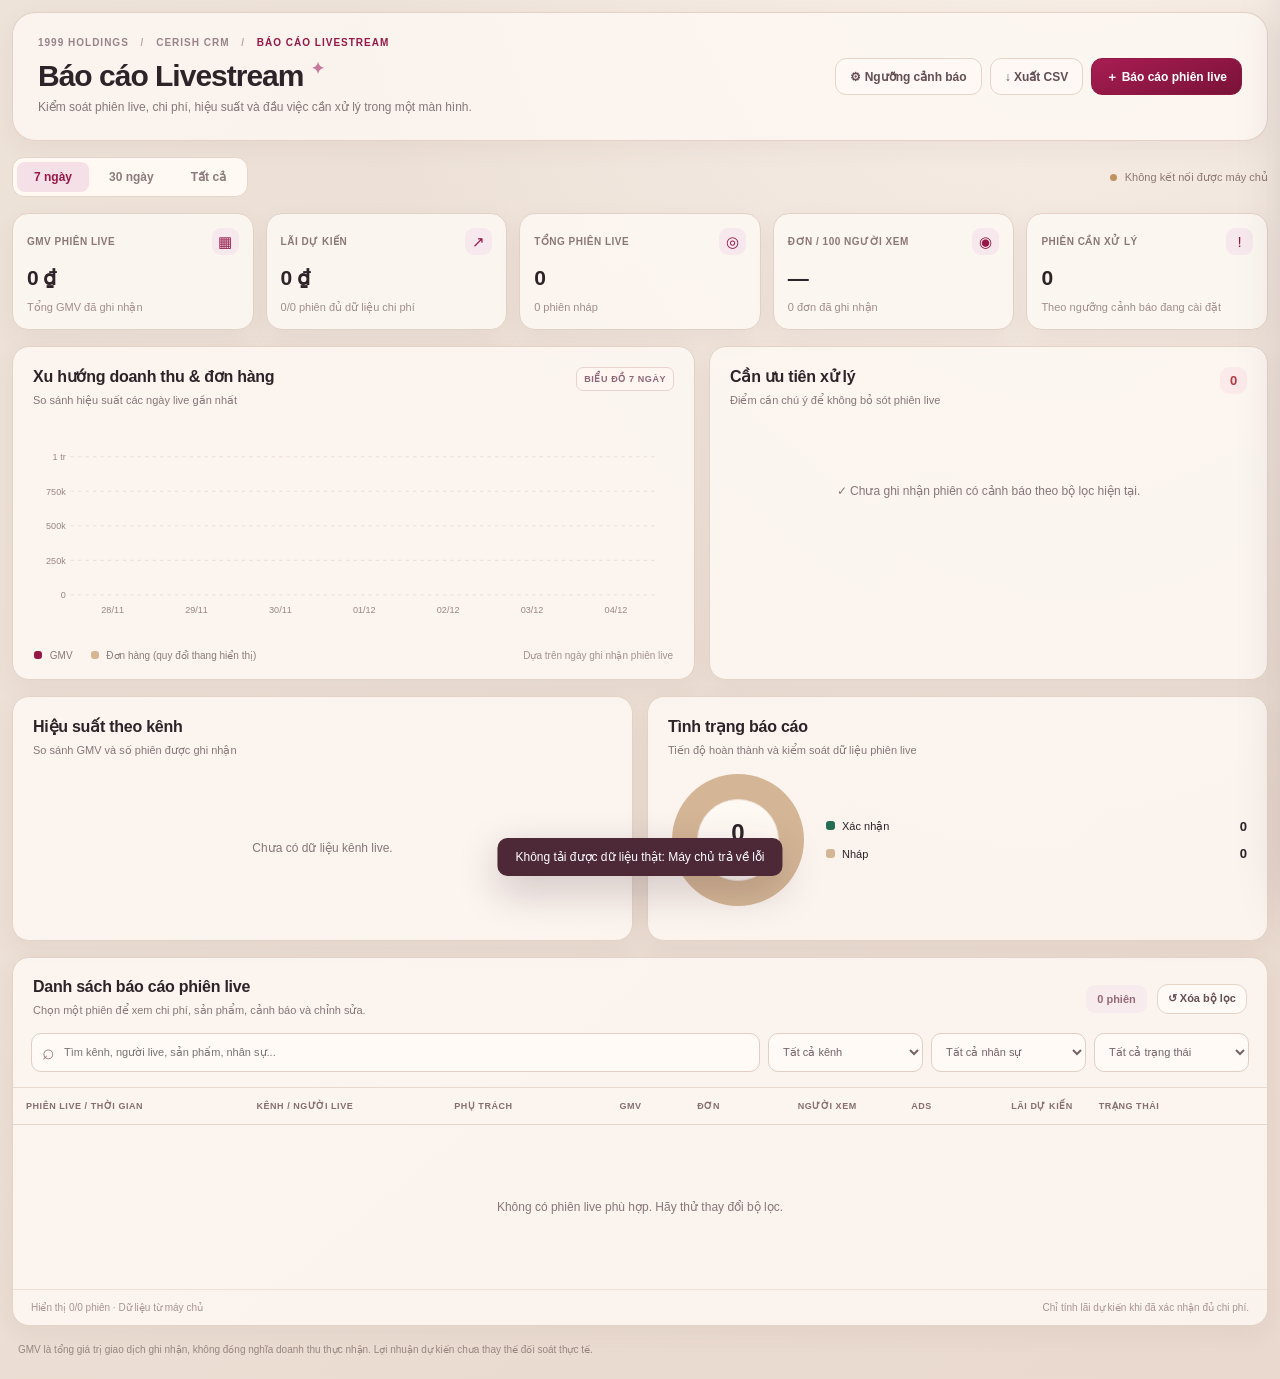
<file: live/index.html>
<!doctype html>
<html lang="vi">
<head>
  <meta charset="UTF-8" />
  <meta name="viewport" content="width=device-width, initial-scale=1" />
  <meta name="theme-color" content="#efe5dc" />
  <title>CERISH CRM | Báo cáo Livestream</title>
  <link rel="stylesheet" href="styles.css" />
  <script>window.CERISH_SUPABASE_URL='https://miszniovmycefxtpssyn.supabase.co';window.CERISH_SUPABASE_ANON_KEY='sb_publishable_kX5qHSzaWS50N2Tzh9OOBA_mvrFy6K-';window.CERISH_LIVE_API_BASE='';</script>
  <script src="../supabase-api.js?v=7"></script>
  <style>
    /* Nhúng trong CRM qua iframe: ẩn sidebar riêng, để khung chính chiếm toàn bộ */
    .app>.sidebar{display:none!important}
    .app{padding:12px!important;gap:0!important}
    @media(max-width:790px){.app{padding:8px!important}}
    /* Cho các cột form co lại được, tránh thanh cuộn ngang trong biểu mẫu */
    .form-grid{grid-template-columns:repeat(4,minmax(0,1fr))!important}
    .field{min-width:0}
    .field select,.field input{max-width:100%}
  </style>
</head>
<body>
  <div class="app">
    <aside class="sidebar" aria-label="Điều hướng CERISH">
      <div class="side-head">
        <div class="logo">Cerish<span class="logo-dot">.</span></div>
        <div class="brand-caption">WEAR YOUR SOFT POWER</div>
        <div class="brand-holding">1999 <span>HOLDINGS</span></div>
      </div>
      <nav class="sidebar-nav"><button type="button" class="active"><span class="nav-icon">◉</span>Báo cáo Livestream</button></nav>
    </aside>
    <main class="main">
      <header class="header">
        <div class="header-copy"><div class="crumb">1999 HOLDINGS <span>/</span> CERISH CRM <span>/</span> <b>BÁO CÁO LIVESTREAM</b></div><h1>Báo cáo Livestream <span class="title-mark">✦</span></h1><p>Kiểm soát phiên live, chi phí, hiệu suất và đầu việc cần xử lý trong một màn hình.</p></div>
        <div class="header-actions"><button class="button button-outline" id="configBtn">⚙ Ngưỡng cảnh báo</button><button class="button button-outline" id="exportBtn">↓ Xuất CSV</button><button class="button button-primary" id="addBtn">＋ Báo cáo phiên live</button></div>
      </header>
      <section class="content">
        <div class="subbar"><div class="switch" id="rangeSwitch" aria-label="Chọn khoảng thời gian"><button data-range="7" class="active">7 ngày</button><button data-range="30">30 ngày</button><button data-range="all">Tất cả</button></div><div class="subbar-hint"><span class="status-dot"></span><span id="modeLabel">Đang kết nối máy chủ...</span></div></div>
        <div class="kpi-grid" id="kpis" aria-live="polite"></div>
        <div class="analysis-row">
          <section class="panel trend-card"><div class="panel-heading"><div><h2>Xu hướng doanh thu & đơn hàng</h2><p>So sánh hiệu suất các ngày live gần nhất</p></div><span class="panel-tag">BIỂU ĐỒ 7 NGÀY</span></div><div id="trendChart" class="chart-viewport"></div><div class="chart-footer"><span><i class="legend-dot wine"></i> GMV</span><span><i class="legend-dot sand"></i> Đơn hàng (quy đổi thang hiển thị)</span><span class="chart-note">Dựa trên ngày ghi nhận phiên live</span></div></section>
          <section class="panel priority-card"><div class="panel-heading"><div><h2>Cần ưu tiên xử lý</h2><p>Điểm cần chú ý để không bỏ sót phiên live</p></div><span class="count-chip" id="issueCount">0</span></div><div class="issue-list" id="issueList"></div></section>
        </div>
        <div class="analysis-row secondary-row">
          <section class="panel"><div class="panel-heading"><div><h2>Hiệu suất theo kênh</h2><p>So sánh GMV và số phiên được ghi nhận</p></div></div><div id="channelBars" class="channel-bars"></div></section>
          <section class="panel"><div class="panel-heading"><div><h2>Tình trạng báo cáo</h2><p>Tiến độ hoàn thành và kiểm soát dữ liệu phiên live</p></div></div><div id="statusChart" class="status-overview"></div></section>
        </div>
        <section class="panel table-panel"><div class="panel-heading table-heading"><div><h2>Danh sách báo cáo phiên live</h2><p>Chọn một phiên để xem chi phí, sản phẩm, cảnh báo và chỉnh sửa.</p></div><div class="heading-right"><span class="result-label" id="resultLabel">0 phiên</span><button class="button button-small" id="resetBtn">↺ Xóa bộ lọc</button></div></div>
          <div class="filters"><label class="search-input"><span>⌕</span><input id="searchInput" placeholder="Tìm kênh, người live, sản phẩm, nhân sự..." /></label><select id="channelFilter" aria-label="Lọc theo kênh"><option value="">Tất cả kênh</option></select><select id="ownerFilter" aria-label="Lọc theo nhân sự"><option value="">Tất cả nhân sự</option></select><select id="statusFilter" aria-label="Lọc theo trạng thái"><option value="">Tất cả trạng thái</option><option>Nháp</option><option>Xác nhận</option></select></div>
          <div class="table-scroll"><table class="report-table"><thead><tr><th>PHIÊN LIVE / THỜI GIAN</th><th>KÊNH / NGƯỜI LIVE</th><th>PHỤ TRÁCH</th><th class="right">GMV</th><th class="right">ĐƠN</th><th class="right">NGƯỜI XEM</th><th class="right">ADS</th><th class="right">LÃI DỰ KIẾN</th><th>TRẠNG THÁI</th><th></th></tr></thead><tbody id="tableBody"></tbody></table></div>
          <div class="table-footer"><span id="tableFooter">Đang tải…</span><span>Chỉ tính lãi dự kiến khi đã xác nhận đủ chi phí.</span></div>
        </section>
        <div class="disclaimer">GMV là tổng giá trị giao dịch ghi nhận, không đồng nghĩa doanh thu thực nhận. Lợi nhuận dự kiến chưa thay thế đối soát thực tế.</div>
      </section>
    </main>
  </div>
  <div id="drawerBackdrop" class="drawer-backdrop" hidden></div><aside id="detailDrawer" class="detail-drawer" aria-label="Chi tiết báo cáo phiên live" aria-hidden="true"></aside>
  <div id="modalBackdrop" class="modal-backdrop" hidden><div class="modal" role="dialog" aria-modal="true" aria-label="Biểu mẫu báo cáo livestream"><div class="modal-title"><div><h2 id="modalTitle">Báo cáo phiên live</h2><p id="modalSubtitle">Điền thông tin phiên livestream</p></div><button class="icon-button" id="closeModal" aria-label="Đóng">×</button></div><div id="modalContent" class="modal-content"></div><div id="modalFooter" class="modal-footer"></div></div></div>
  <div class="toast" id="toast" role="status" aria-live="polite"></div>
  <script src="app.js?v=20"></script>
</body>
</html>
</file>
<file: live/styles.css>
:root{--bg:#efe5dc;--bg2:#e6d6ca;--panel:#fffaf6;--panelSoft:#f7f0e9;--stroke:#e4d5c8;--text:#2d2328;--muted:#887679;--wine:#951847;--wineDark:#771338;--rose:#d88faf;--sand:#d9b693;--green:#256e51;--warn:#b46f29;--red:#bd3b51;--shadow:0 8px 26px rgba(95,56,60,.055)}*{box-sizing:border-box}html,body{margin:0;min-height:100%;font-family:Inter,"Segoe UI",Arial,sans-serif;color:var(--text)}body{background:radial-gradient(ellipse at 83% -40%,#fcf5ef,transparent 52%),linear-gradient(140deg,#eee3d9,#e9d9ce)}button,input,select,textarea{font:inherit}button{cursor:pointer}button:disabled{cursor:not-allowed;opacity:.6}a{color:inherit;text-decoration:none}button:focus-visible,input:focus-visible,select:focus-visible,textarea:focus-visible{outline:2px solid var(--rose);outline-offset:2px}.app{display:flex;gap:17px;min-height:100vh;padding:18px;align-items:stretch}.sidebar{width:252px;flex:none;background:rgba(255,249,244,.77);border:1px solid rgba(223,204,190,.8);border-radius:24px;padding:20px 13px;display:flex;flex-direction:column;box-shadow:var(--shadow);min-height:calc(100vh - 36px)}.side-head{padding:4px 12px 22px;border-bottom:1px solid var(--stroke)}.logo{font-family:Georgia,serif;font-size:42px;font-style:italic;font-weight:600;letter-spacing:-2px;color:var(--wine);line-height:1}.logo-dot{color:#d594b2}.brand-caption{letter-spacing:2.4px;font-size:9px;font-weight:700;color:#ac8887;margin:6px 0 16px}.brand-holding{color:var(--wine);font-weight:900;font-size:16px;letter-spacing:-.8px}.brand-holding span{color:#715d5a;font-size:9px;letter-spacing:2px}.workspace{display:flex;align-items:center;gap:10px;border:1px solid #e9d7cb;background:#fff8f2;border-radius:15px;margin:18px 1px 10px;padding:11px}.workspace-icon,.avatar{width:37px;height:37px;display:grid;place-items:center;color:#fff;background:var(--wine);border-radius:12px;font-weight:800}.workspace-copy{display:flex;flex-direction:column;gap:3px}.workspace-copy strong{font-size:13px}.workspace-copy small{font-size:10px;color:var(--muted)}.workspace-mark{margin-left:auto;font-size:14px;color:var(--wine);font-weight:900}.nav-caption{font-size:9px;letter-spacing:1.6px;font-weight:900;color:#9c8a87;padding:16px 13px 9px}.nav-caption.second{padding-top:24px}.sidebar-nav button{display:flex;align-items:center;gap:11px;border-radius:11px;padding:12px 12px;color:#604d4f;font-weight:700;font-size:12px;position:relative;margin-bottom:2px;transition:background .15s}.sidebar-nav button:hover{background:#f5eae4}.sidebar-nav button.active{background:#f5e6eb;color:var(--wine);box-shadow:inset 3px 0 0 var(--wine)}.nav-icon{font-size:17px;width:21px;text-align:center;line-height:1}.nav-active-dot{margin-left:auto;width:7px;height:7px;background:var(--wine);border-radius:50%}.user{margin-top:auto;display:flex;gap:9px;align-items:center;border-top:1px solid var(--stroke);padding:17px 8px 1px}.avatar{width:34px;height:34px;font-size:13px}.user strong,.user small{display:block}.user strong{font-size:12px}.user small{font-size:10px;color:var(--muted);margin-top:3px}.user-dots{margin-left:auto;color:var(--muted);font-size:24px}.main{flex:1;min-width:0}.header{background:rgba(255,250,246,.73);border:1px solid rgba(222,200,189,.8);border-radius:23px;box-shadow:var(--shadow);padding:24px 25px;display:flex;align-items:center;justify-content:space-between;gap:14px;margin-bottom:16px}.crumb{font-size:10px;letter-spacing:1px;color:#98848a;font-weight:800}.crumb span{padding:0 8px;color:#baa8a3}.crumb b{color:var(--wine)}.header h1{font-size:30px;letter-spacing:-1px;margin:11px 0 5px}.title-mark{color:#c77799;font-size:16px;vertical-align:top}.header p{font-size:12px;color:var(--muted);margin:0;line-height:1.5}.header-actions{display:flex;gap:8px;align-items:center;flex-wrap:wrap}.button{border:1px solid var(--stroke);padding:10px 14px;font-size:12px;line-height:1;min-height:37px;border-radius:11px;font-weight:750;background:#fffaf6;color:#634e52;transition:transform .1s,box-shadow .1s}.button:hover{box-shadow:0 3px 12px #55152d15;transform:translateY(-1px)}.button-primary{background:linear-gradient(160deg,#a81d52,#791237);border-color:#8f1944;color:white}.button-outline{background:#fff8f4}.button-small{min-height:30px;padding:7px 10px;font-size:11px}.content{display:grid;gap:16px}.subbar{display:flex;justify-content:space-between;align-items:center}.switch{display:flex;gap:3px;background:#fff8f3;border:1px solid var(--stroke);padding:4px;border-radius:12px}.switch button{border:0;background:transparent;font-size:12px;font-weight:800;padding:8px 17px;color:#8c7c7d;border-radius:8px}.switch button.active{background:#f5e0e8;color:var(--wine)}.subbar-hint{display:flex;align-items:center;gap:8px;color:#8c7773;font-size:11px}.status-dot{width:7px;height:7px;background:#bd935f;border-radius:50%}.kpi-grid{display:grid;grid-template-columns:repeat(5,minmax(0,1fr));gap:12px}.kpi{background:rgba(255,250,246,.8);border:1px solid #e2d1c5;border-radius:16px;padding:17px 18px;min-width:0;box-shadow:var(--shadow)}.kpi-top{display:flex;align-items:center;justify-content:space-between;gap:8px}.kpi-label{font-size:10px;color:#8b7777;letter-spacing:.5px;font-weight:800}.kpi-symbol{font-size:15px;background:#f7e8ee;border-radius:9px;width:27px;height:27px;display:grid;place-items:center;color:var(--wine)}.kpi strong{display:block;font-size:26px;letter-spacing:-.8px;margin:11px 0 7px;white-space:nowrap}.kpi small{color:#a08d8c;font-size:11px}.kpi small.warn{color:var(--red);font-weight:750}.panel{border:1px solid #e3d3c7;border-radius:17px;background:rgba(255,250,246,.79);box-shadow:var(--shadow);min-width:0;overflow:hidden}.analysis-row{display:grid;grid-template-columns:minmax(0,1.45fr) minmax(315px,.7fr);gap:14px}.analysis-row.secondary-row{grid-template-columns:minmax(0,1fr) minmax(315px,.7fr)}.panel-heading{display:flex;justify-content:space-between;align-items:flex-start;gap:12px;padding:20px 20px 11px}.panel-heading h2{font-size:16px;letter-spacing:-.25px;margin:0 0 6px}.panel-heading p{font-size:11px;color:var(--muted);margin:0;line-height:1.6}.panel-tag{border:1px solid #e8d4cf;background:#fff5f1;color:#8c6676;border-radius:7px;padding:6px 7px;font-size:9px;letter-spacing:.6px;font-weight:900;white-space:nowrap}.count-chip{min-width:27px;height:27px;display:grid;place-items:center;padding:0 8px;background:#fbeae9;color:#b13a42;border-radius:10px;font-size:13px;font-weight:800}.chart-viewport{height:220px;padding:2px 18px 0}.chart-viewport svg{width:100%;height:100%;overflow:visible}.chart-axis{font-size:11px;fill:#9a8683}.chart-grid{stroke:#e8dad1;stroke-dasharray:4 5;stroke-width:1}.chart-footer{padding:9px 21px 18px;display:flex;align-items:center;gap:18px;flex-wrap:wrap;font-size:10px;color:#8a7b79}.legend-dot{display:inline-block;width:8px;height:8px;border-radius:3px;margin-right:5px}.legend-dot.wine{background:var(--wine)}.legend-dot.sand{background:var(--sand)}.chart-note{margin-left:auto;font-size:10px;color:#a4918d}.issue-list{padding:0 13px 12px;min-height:248px;max-height:286px;overflow:auto}.issue-item{display:flex;gap:10px;align-items:flex-start;padding:11px 9px;border-bottom:1px solid #eee2d9;cursor:pointer;border-radius:8px}.issue-item:hover{background:#fcf3ed}.issue-item:last-child{border-bottom:0}.issue-symbol{display:grid;place-items:center;width:25px;height:25px;flex:none;border-radius:8px;background:#fbe8e7;color:#b23f47;font-weight:900;font-size:14px}.issue-symbol.warn{background:#fff0db;color:#ba812d}.issue-body{flex:1;min-width:0}.issue-body strong{font-size:11px;display:block;line-height:1.35}.issue-body span{display:block;font-size:10px;color:var(--muted);margin-top:5px;line-height:1.5}.issue-arrow{font-size:15px;color:#bd8b98}.empty-message{display:grid;place-items:center;min-height:140px;color:var(--muted);text-align:center;font-size:12px}.channel-bars{padding:8px 22px 22px;display:grid;gap:17px}.bar-row{display:grid;grid-template-columns:110px 1fr 90px;gap:13px;align-items:center;font-size:12px}.bar-label{font-size:11px;font-weight:750;overflow:hidden;text-overflow:ellipsis;white-space:nowrap}.bar-label small{display:block;font-size:10px;color:var(--muted);font-weight:400;margin-top:3px}.bar-track{background:#f1e2d9;height:12px;border-radius:8px;overflow:hidden}.bar-track>span{display:block;border-radius:8px;height:100%;background:linear-gradient(90deg,#8e153d,#cf7d9d)}.bar-value{text-align:right;font-weight:800;font-size:12px}.status-overview{display:grid;grid-template-columns:140px 1fr;align-items:center;gap:18px;padding:4px 20px 22px}.donut{width:132px;height:132px;border-radius:50%;position:relative;background:conic-gradient(#266c53 0deg 130deg,#c17795 130deg 270deg,#d4b696 270deg 360deg);margin:auto}.donut:after{content:"";position:absolute;inset:25px;border-radius:50%;background:#fff9f4;border:1px solid #eee0d7}.donut-text{position:absolute;inset:0;z-index:2;display:flex;flex-direction:column;align-items:center;justify-content:center}.donut-text b{font-size:24px}.donut-text span{font-size:10px;color:var(--muted);margin-top:3px}.status-lines{display:grid;gap:12px}.status-line{display:flex;justify-content:space-between;align-items:center;gap:12px;font-size:11px}.status-line b{font-size:13px}.swatch{width:9px;height:9px;border-radius:3px;display:inline-block;margin-right:7px}.table-panel{padding:0}.table-heading{padding:20px 20px 13px;align-items:center}.heading-right{display:flex;align-items:center;gap:10px}.result-label{font-size:11px;font-weight:800;color:#936a79;background:#f8ebed;border-radius:9px;padding:8px 11px}.filters{display:grid;grid-template-columns:minmax(260px,1fr) 170px 165px 155px;gap:8px;padding:0 18px 15px}.filters select,.search-input{height:39px;background:#fffaf6;border:1px solid #e0cfc5;border-radius:10px;font-size:11px;color:#756366;padding:0 10px}.search-input{display:flex;align-items:center;gap:7px}.search-input span{font-size:21px;color:#9b7d86}.search-input input{border:0;background:transparent;outline:0;flex:1;font-size:11px;min-width:0}.table-scroll{overflow:auto;border-top:1px solid #e8d8cf}.report-table{width:100%;border-collapse:collapse;white-space:nowrap;min-width:980px}.report-table th{font-size:9px;letter-spacing:.55px;text-align:left;color:#866e71;background:#fbf4ef;padding:13px 13px;border-bottom:1px solid #e6d6ca;font-weight:850}.report-table td{padding:12px 13px;border-bottom:1px solid #eee3db;font-size:11px}.report-table tr:hover td{background:#fff7f3}.report-table th.right,.report-table td.right{text-align:right}.report-table tbody tr:last-child td{border-bottom:0}.report-table td strong{display:block;font-size:11px}.report-table td small{color:#988487;font-size:10px;display:block;margin-top:4px}.money{font-weight:850}.profit-positive{color:#218060;font-weight:850}.profit-negative{color:#c84855;font-weight:850}.muted{color:#a39594}.pill{display:inline-flex;align-items:center;justify-content:center;padding:6px 9px;border-radius:999px;font-size:10px;font-weight:800;white-space:nowrap}.pill.done{background:#e5f2eb;color:#267152}.pill.sent{background:#faefdd;color:#9d6b26}.pill.draft{background:#eae7e4;color:#7c7070}.pill.risk{background:#fde7e7;color:#ba3d48;padding:5px 7px;margin-left:5px}.link-btn{border:0;background:none;color:var(--wine);font-size:11px;font-weight:850;padding:6px;white-space:nowrap}.link-btn:hover{text-decoration:underline}.table-footer{display:flex;justify-content:space-between;gap:12px;padding:12px 18px;border-top:1px solid #eee2d8;font-size:10px;color:#aa9491}.disclaimer{font-size:10px;color:#988580;padding:2px 6px 12px}.drawer-backdrop,.modal-backdrop{position:fixed;inset:0;background:#26192370;z-index:20}.detail-drawer{position:fixed;top:0;right:0;width:min(610px,100vw);height:100vh;background:#f7eee7;box-shadow:-14px 0 55px #2b182840;z-index:21;transform:translateX(105%);transition:transform .23s ease;display:flex;flex-direction:column;border-left:1px solid var(--stroke)}.detail-drawer.open{transform:translateX(0)}.drawer-backdrop[hidden],.modal-backdrop[hidden]{display:none}.drawer-head{background:#fff8f3;padding:23px 24px;border-bottom:1px solid var(--stroke);display:flex;justify-content:space-between;align-items:flex-start;gap:10px}.drawer-head h2{font-size:24px;margin:8px 0}.drawer-head p{font-size:11px;color:var(--muted);margin:0}.icon-button{background:#f9efe9;border:1px solid var(--stroke);border-radius:10px;width:32px;height:32px;font-size:22px;line-height:1;color:#70515b}.drawer-tabs{display:flex;gap:4px;padding:14px 24px 0;border-bottom:1px solid var(--stroke);background:#fff8f3}.drawer-tabs button{padding:10px 12px;border:none;border-bottom:3px solid transparent;color:#857376;font-weight:750;font-size:12px;background:transparent}.drawer-tabs button.active{border-bottom-color:var(--wine);color:var(--wine)}.drawer-scroll{overflow:auto;padding:20px 24px 90px;flex:1}.drawer-grid{display:grid;grid-template-columns:repeat(2,1fr);gap:12px}.mini-stat{background:#fffaf6;border:1px solid var(--stroke);border-radius:13px;padding:14px}.mini-stat span{display:block;font-size:10px;color:#88787b}.mini-stat b{display:block;font-size:22px;margin-top:8px}.drawer-section{border:1px solid var(--stroke);background:#fffaf6;border-radius:14px;padding:16px;margin-top:14px}.drawer-section h3{font-size:13px;margin:0 0 12px}.detail-line{display:flex;justify-content:space-between;gap:12px;align-items:flex-start;border-top:1px solid #f1e5df;padding:11px 0;font-size:12px}.detail-line:first-of-type{border-top:0}.detail-line span{color:#847277}.detail-line strong{text-align:right}.note-text{line-height:1.65;font-size:12px;margin:6px 0 12px}.drawer-footer{position:absolute;bottom:0;left:0;right:0;background:#fff8f4;border-top:1px solid var(--stroke);padding:13px 24px;display:flex;gap:9px;flex-wrap:wrap}.drawer-footer .button-danger{color:#b13d4b}.modal-backdrop{z-index:30;display:grid;place-items:center;padding:24px}.modal{width:min(780px,100%);max-height:min(90vh,900px);background:#fff8f4;border-radius:20px;border:1px solid #e2cfc2;box-shadow:0 30px 85px #28142a40;display:flex;flex-direction:column;overflow:hidden}.modal-title{display:flex;justify-content:space-between;gap:14px;align-items:start;padding:22px 26px;border-bottom:1px solid var(--stroke)}.modal-title h2{margin:0;font-size:23px}.modal-title p{margin:7px 0 0;color:var(--muted);font-size:12px}.modal-content{padding:18px 26px 24px;overflow:auto;flex:1}.modal-footer{display:flex;justify-content:flex-end;gap:9px;padding:15px 26px;border-top:1px solid var(--stroke);background:#fffaf7}.form-section{margin-bottom:22px}.form-section h3{font-size:13px;letter-spacing:.15px;color:var(--wine);margin:0 0 13px;padding-bottom:10px;border-bottom:1px solid var(--stroke)}.form-grid{display:grid;grid-template-columns:repeat(4,1fr);gap:11px}.field{display:flex;flex-direction:column;gap:6px;grid-column:span 1}.field.wide{grid-column:span 2}.field.full{grid-column:span 4}.field label{font-size:11px;font-weight:750;color:#755e65}.field input,.field select,.field textarea{border:1px solid #dfc9c0;border-radius:9px;padding:10px 11px;background:#fffefd;font-size:12px;min-height:38px;min-width:0}.field textarea{min-height:75px;resize:vertical}.check-row{display:flex;gap:8px;align-items:center;font-size:12px;font-weight:750;margin:12px 0;color:#614950}.check-row input{accent-color:var(--wine)}.form-hint{font-size:11px;color:var(--muted);line-height:1.55;margin:8px 0}.product-entry{display:grid;grid-template-columns:1fr 125px 90px 30px;gap:8px;margin-bottom:8px}.product-entry input{width:100%;min-width:0;padding:9px;border:1px solid var(--stroke);border-radius:8px;background:#fffefd}.product-entry button{border:1px solid #e5cbcb;background:#f9e4e4;border-radius:8px;color:#bd4050}.product-entry.titles{color:var(--muted);font-size:10px;font-weight:750}.toast{position:fixed;left:50%;bottom:24px;z-index:99;transform:translate(-50%,120px);opacity:0;background:#4d2837;color:#fff;padding:12px 18px;border-radius:10px;box-shadow:0 14px 40px #31112238;transition:.22s;font-size:12px;max-width:90vw;text-align:center}.toast.visible{opacity:1;transform:translate(-50%,0)}@media (max-width:1450px){.header{flex-wrap:wrap}.kpi strong{font-size:21px}.kpi{padding:14px}.analysis-row{grid-template-columns:1.1fr .9fr}.analysis-row.secondary-row{grid-template-columns:1fr 1fr}.filters{grid-template-columns:minmax(190px,1fr) repeat(3,minmax(110px,155px))}}@media (max-width:1120px){.sidebar{width:220px}.analysis-row,.analysis-row.secondary-row{grid-template-columns:1fr}.kpi-grid{grid-template-columns:repeat(3,1fr)}.issue-list{min-height:unset}.filters{grid-template-columns:repeat(2,minmax(0,1fr))}.chart-note{margin-left:0}}@media (max-width:790px){.app{display:block;padding:9px}.sidebar{width:auto;min-height:auto;padding:10px;margin-bottom:12px}.side-head{border:0;padding:6px}.logo{font-size:29px}.brand-caption,.brand-holding,.workspace,.user,.nav-caption,.sidebar-nav button:not(.active){display:none}.sidebar-nav button.active{margin:0}.sidebar-nav{position:absolute;top:15px;right:16px}.header{padding:17px}.header h1{font-size:24px}.header-actions{width:100%}.kpi-grid{grid-template-columns:repeat(2,minmax(0,1fr))}.kpi strong{font-size:22px}.status-overview{grid-template-columns:1fr}.filters{grid-template-columns:1fr}.table-footer,.subbar{flex-wrap:wrap}.modal-backdrop{padding:8px}.modal-title,.modal-content,.modal-footer{padding-left:16px;padding-right:16px}.form-grid{grid-template-columns:repeat(2,1fr)}.field.full{grid-column:span 2}.field.wide{grid-column:span 2}.drawer-scroll{padding:15px}.drawer-head,.drawer-footer{padding:14px}.product-entry{grid-template-columns:1fr 88px 66px 28px}}@media (max-width:420px){.kpi-grid{grid-template-columns:1fr}.button{padding:9px;font-size:11px}.bar-row{grid-template-columns:85px 1fr 60px}.panel-heading{padding:16px}.table-heading{align-items:flex-start;flex-wrap:wrap}.drawer-grid{grid-template-columns:1fr}}

/* V2.1: Navigation uses buttons, not # anchors, preventing scroll to page top. */
.sidebar-nav button{width:100%;border:0;background:transparent;text-align:left;font-family:inherit;cursor:pointer}.sidebar-nav button.active{cursor:default}.sidebar-nav button:focus-visible{outline:2px solid var(--rose);outline-offset:2px}
</file>
